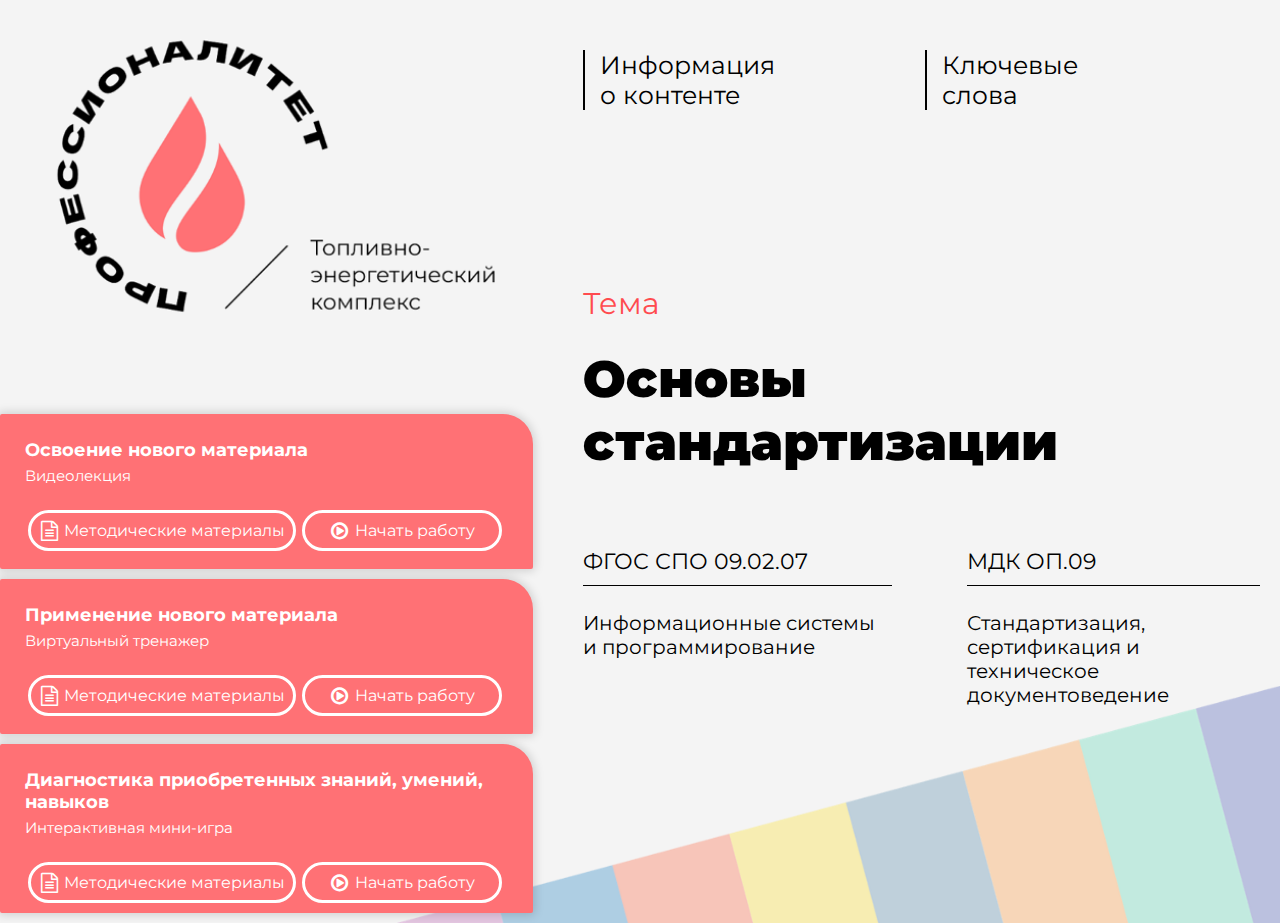
<file: index.html>
<!DOCTYPE html>
<html lang="ru">
<head>
    <meta charset="UTF-8">
    <meta name="viewport" content="width=device-width, initial-scale=1.0">
    <script src="./data/data_main_p.js"></script>
    <script src="./scripts/main_page.js" defer></script>
    <title id="title_text_place"> </title>
    <link rel="stylesheet" href="https://cdnjs.cloudflare.com/ajax/libs/font-awesome/4.7.0/css/font-awesome.css" integrity="sha512-5A8nwdMOWrSz20fDsjczgUidUBR8liPYU+WymTZP1lmY9G6Oc7HlZv156XqnsgNUzTyMefFTcsFH/tnJE/+xBg==" crossorigin="anonymous" referrerpolicy="no-referrer" />
    <link rel="stylesheet" href="./styles/style.css">
    <link rel="stylesheet" href="./styles/popup.css">
    <link type="Image/x-icon" href="./content/favicon.ico" rel="icon">
</head>
<body class="main_viewport" id="#style-10">
    <div class="main_container">
        <img src="content/main_logo.png" alt="main_logo" class="main_logo1">
        <div class="left_side">
            <div class="main_logo">
                <img src="content/main_logo.png" alt="main_logo" class="main_logo2">
            </div>
            <div class="buttons_content">
                <div class="lern_new_material">
                    <div class="upper_side">
                        <p class="first_word">Освоение нового материала</p>
                        <p id="card_eom_1" class="second_word">Динамическая инфографика</p>
                        <div class="bottom_side">
                            <div class="btn_metod_mat">
                                <a href="#popup3" class="link_metod_mat"><i class="fa fa-file-text-o" aria-hidden="true"></i>
                                    Методические материалы
                                </a>
                            </div>
                            <div class="btn_metod_mat">
                                <a href="./pages/eom_1_unit/index.html" class="link_metod_mat"><i class="fa fa-play-circle-o" aria-hidden="true"></i>
                                    Начать работу
                                </a>
                            </div>
                        </div>
                    </div>
                </div>
                <div class="practic_new_material">
                    <div class="upper_side">
                        <p class="first_word">Применение нового материала</p>
                        <p class="second_word">Виртуальный тренажер</p>
                        <div class="bottom_side">
                            <div class="btn_metod_mat">
                                <a href="#popup4" class="link_metod_mat"><i class="fa fa-file-text-o" aria-hidden="true"></i>
                                    Методические материалы
                                </a>
                            </div>
                            <div class="btn_metod_mat">
                                <a href="./pages/eom_2_unit/index.html" class="link_metod_mat"><i class="fa fa-play-circle-o" aria-hidden="true"></i>
                                    Начать работу
                                </a>
                            </div>
                        </div>
                    </div>
                </div>
                <div class="test_new_material">
                    <div class="upper_side">
                        <p class="first_word">Диагностика приобретенных знаний, умений, навыков</p>
                        <p id="card_eom_3" class="second_word">Интерактивная мини-игра</p>
                        <div class="bottom_side">
                            <div class="btn_metod_mat">
                                <a href="#popup5" class="link_metod_mat"><i class="fa fa-file-text-o" aria-hidden="true"></i>
                                    Методические материалы
                                </a>
                            </div>
                            <div class="btn_metod_mat">
                                <a id="eom_3_ref" href="./pages/eom_3_unit/index.html" class="link_metod_mat"><i class="fa fa-play-circle-o" aria-hidden="true"></i>
                                    Начать работу
                                </a>
                            </div>
                        </div>
                    </div>
                </div>
            </div>
        </div>
        <div class="right_side">
            <div id="upper_right2" class="upper_right">
                <div class="content_info">
                    <a href="#popup1" class="link_content_info">Информация <br>о контенте</br></a>
                </div>
                <div class="key_word">
                    <a href="#popup2" class="link_key_word">Ключевые <br>слова</br></a>
                </div>
            </div>
            <div class="center_right">
                <p class="theme">Тема</p>
                <p class="main_content_name"> 

                </p>
            </div>
            <div class="bottom_right">
                <div class="fgos_and_mdk">
                    <div>
                        <h5 class="fgos">ФГОС СПО <span id="fgos_number"> </span></h5>
                        <p class="fgos_text" id="fgos_text_place">
                            
                        </p>
                    </div>
                    <div>
                        <h5 class="mdk">МДК <span id="mdk_number"> </span></h5>
                        <p class="mdk_text" id="mdk_text_place">
                            
                        </p>
                    </div>
                </div>
            </div>
        </div>
    </div>
    <div id="popup1" class="popup">
        <div class="popup_body">
            <div class="popup_content">
                <div class="popup_header">
                    <h3>Информация о контенте</h3>
                    <a href="#" class="close_popup"><i class="fa fa-times-circle fa-2xl" aria-hidden="true"></i></a>
                </div>
                <div class="popup_text" id="popup_text_1">
                    <h3 class="popup_content_header">ФГОС СПО</h3>
                    <p class="popup_tex_content"></p>
                    <h3 class="popup_content_header">ПОП Профессионалитета</h3>
                    <p class="popup_tex_content"></p>
                    <h3 class="popup_content_header">Профессиональный модуль</h3>
                    <p class="popup_tex_content"></p>
                    <h3 class="popup_content_header">МДК</h3>
                    <p class="popup_tex_content"></p>
                    <h3 class="popup_content_header">Раздел</h3>
                    <p class="popup_tex_content"></p>
                    <h3 class="popup_content_header">Тема</h3>
                    <p class="popup_tex_content"></p>
                </div>
            </div>
        </div>
    </div>
    <div id="popup2" class="popup">
        <div class="popup_body">
            <div class="popup_content">
                <div class="popup_header">
                    <h3>Ключевые слова</h3>
                    <a href="#" class="close_popup"><i class="fa fa-times-circle fa-2xl" aria-hidden="true"></i></a>
                </div>
                <div class="popup_text" id="popup_text_2">

                </div>
            </div>
        </div>
    </div>
    <div id="popup3" class="popup">
        <div class="popup_body">
            <div class="popup_content">
                <div class="popup_header">
                    <h3> </h3>
                    <a href="#" class="close_popup"><i class="fa fa-times-circle fa-2xl" aria-hidden="true"></i></a>
                </div>
                <div class="popup_text methods" id="popup_text_3">
                </div>
            </div>
        </div>
    </div>
    <div id="popup4" class="popup">
        <div class="popup_body">
            <div class="popup_content">
                <div class="popup_header">
                    <h3> </h3>
                    <a href="#" class="close_popup"><i class="fa fa-times-circle fa-2xl" aria-hidden="true"></i></a>
                </div>
                <div class="popup_text methods" id="popup_text_4">

                </div>
            </div>
        </div>
    </div>
    <div id="popup5" class="popup">
        <div class="popup_body">
            <div class="popup_content">
                <div class="popup_header">
                    <h3> </h3>
                    <a href="#" class="close_popup"><i class="fa fa-times-circle fa-2xl" aria-hidden="true"></i></a>
                </div>
                <div class="popup_text methods" id="popup_text_5">

                </div>
            </div>
        </div>
    </div>
</body>
</html>
</file>
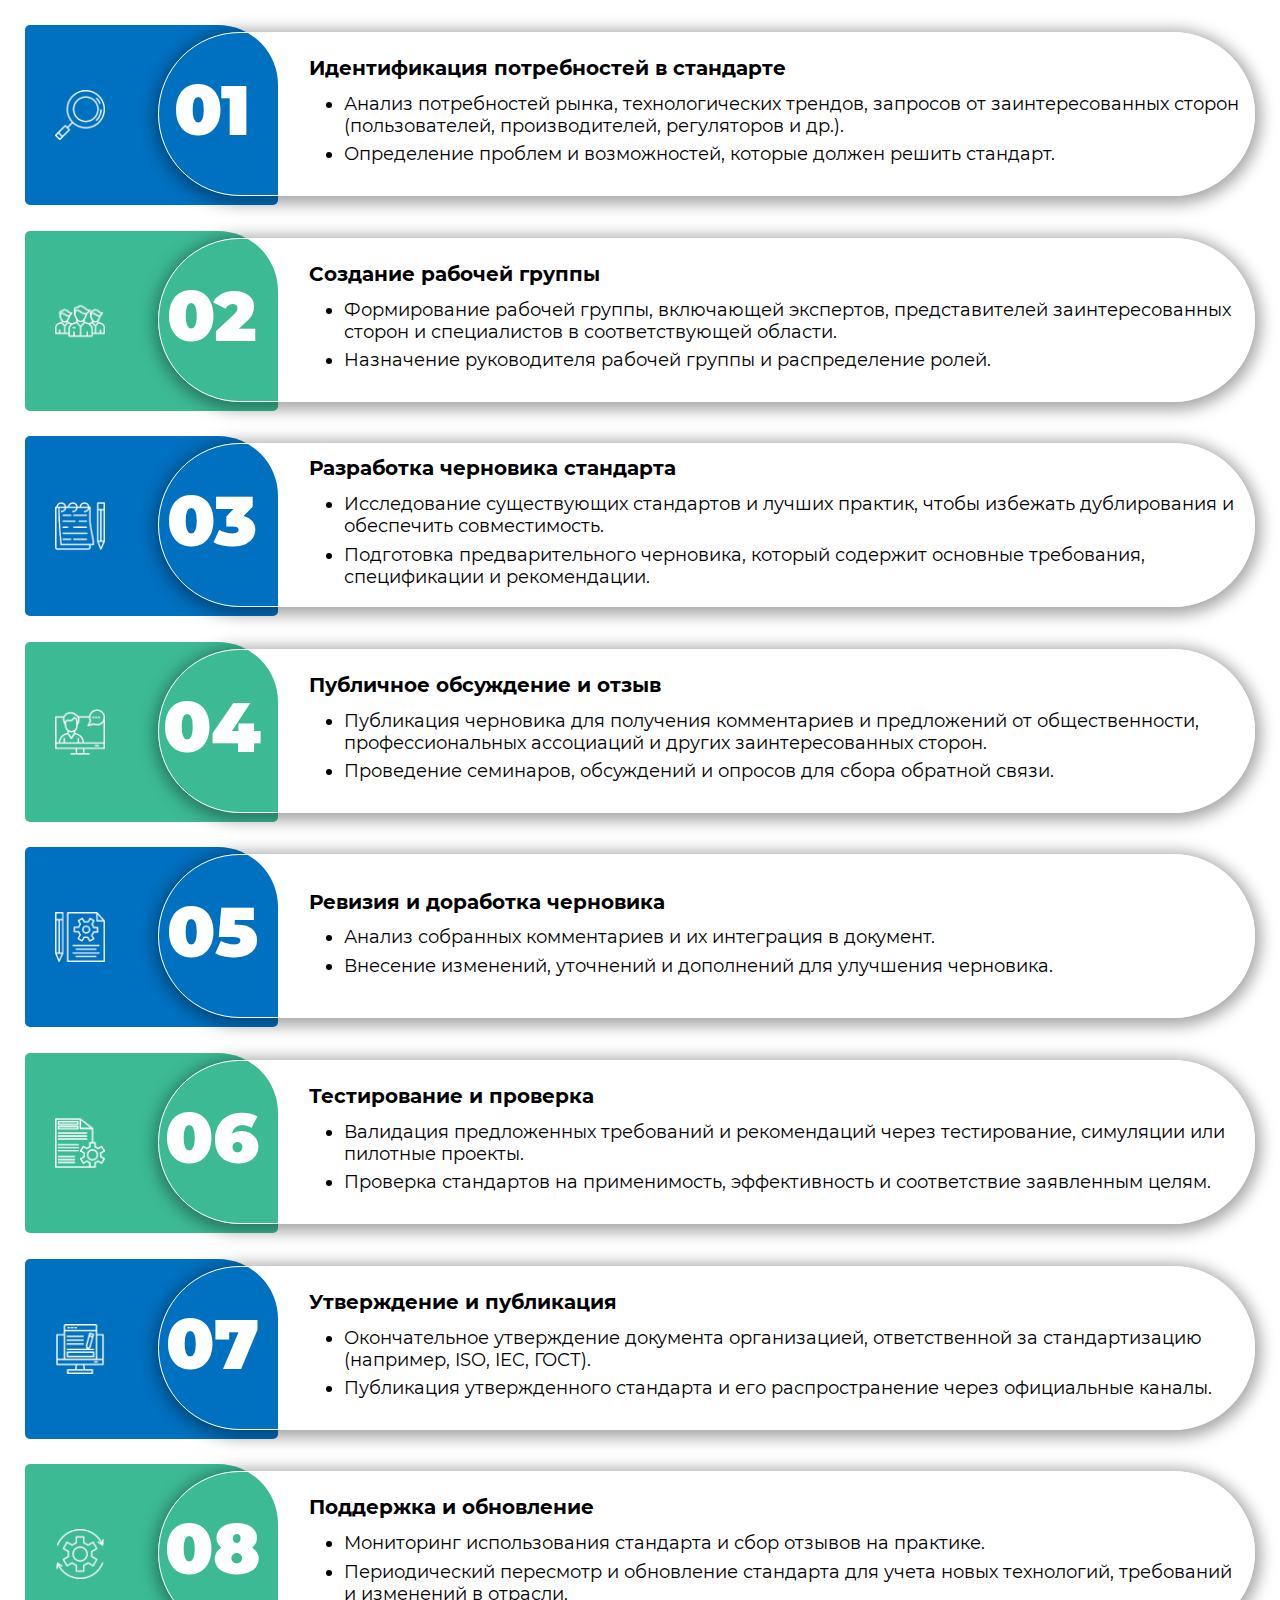
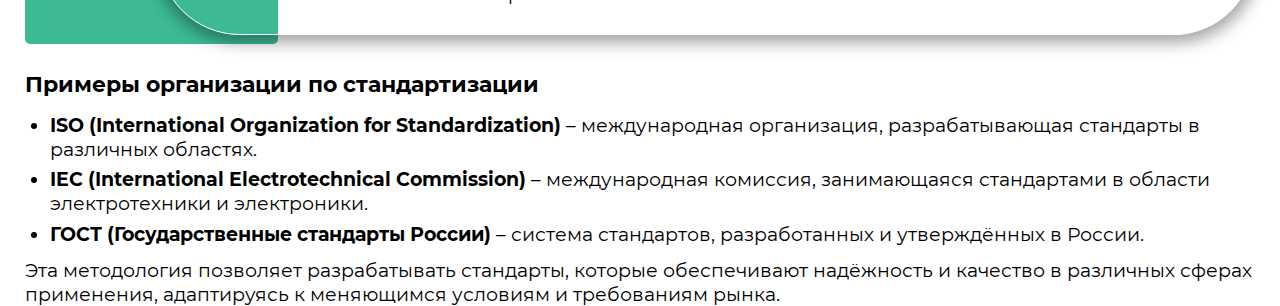
<file: pages/eom_2_unit/custom_page/1/index.html>
<!DOCTYPE html>
<html id="custom_page_1" lang="ru">
<head>
    <meta charset="UTF-8">
    <meta name="viewport" content="width=device-width, initial-scale=1.0">
    <link rel="stylesheet" href="../../../../styles/fonts/stylesheet.css">
    <link rel="stylesheet" href="./style.css">
    <title>01</title>
</head>
<body>
    <div class="wrapper_list_custom">
        <div class="number_wrapper">
            <div class="img_custom"><img src="./primitives/pr_1.png" alt="1"></div>
            <div class="number_custom">
                <div class="number">01</div>
                <div class="number_line"> </div>
            </div>
        </div>
        <div class="text_wrapper">
            <div class="text">
                <b>Идентификация потребностей в стандарте</b>
                <div class="list">                
                    <ul>
                        <li>Анализ потребностей рынка, технологических трендов, запросов от заинтересованных сторон (пользователей, производителей, регуляторов и др.).</li>
                        <li>Определение проблем и возможностей, которые должен решить стандарт.</li>
                    </ul>
                </div>
            </div>
        </div>
    </div>
    <div class="wrapper_list_custom">
        <div class="number_wrapper">
            <div class="img_custom"><img src="./primitives/pr_2.png" alt="1"></div>
            <div class="number_custom">
                <div class="number">02</div>
                <div class="number_line"> </div>
            </div>
        </div>
        <div class="text_wrapper">
            <div class="text">
                <b>Создание рабочей группы</b>
                <div class="list">                
                    <ul>
                        <li>Формирование рабочей группы, включающей экспертов, представителей заинтересованных сторон и специалистов в соответствующей области.</li>
                        <li>Назначение руководителя рабочей группы и распределение ролей.</li>
                    </ul>
                </div>
            </div>
        </div>
    </div>
    <div class="wrapper_list_custom">
        <div class="number_wrapper">
            <div class="img_custom"><img src="./primitives/pr_3.png" alt="1"></div>
            <div class="number_custom">
                <div class="number">03</div>
                <div class="number_line"> </div>
            </div>
        </div>
        <div class="text_wrapper">
            <div class="text">
                <b>Разработка черновика стандарта</b>
                <div class="list">                
                    <ul>
                        <li>Исследование существующих стандартов и лучших практик, чтобы избежать дублирования и обеспечить совместимость.</li>
                        <li>Подготовка предварительного черновика, который содержит основные требования, спецификации и рекомендации.</li>
                    </ul>
                </div>
            </div>
        </div>
    </div>
    <div class="wrapper_list_custom">
        <div class="number_wrapper">
            <div class="img_custom"><img src="./primitives/pr_4.png" alt="1"></div>
            <div class="number_custom">
                <div class="number">04</div>
                <div class="number_line"> </div>
            </div>
        </div>
        <div class="text_wrapper">
            <div class="text">
                <b>Публичное обсуждение и отзыв</b>
                <div class="list">                
                    <ul>
                        <li>Публикация черновика для получения комментариев и предложений от общественности, профессиональных ассоциаций и других заинтересованных сторон.</li>
                        <li>Проведение семинаров, обсуждений и опросов для сбора обратной связи.</li>
                    </ul>
                </div>
            </div>
        </div>
    </div>
    <div class="wrapper_list_custom">
        <div class="number_wrapper">
            <div class="img_custom"><img src="./primitives/pr_5.png" alt="1"></div>
            <div class="number_custom">
                <div class="number">05</div>
                <div class="number_line"> </div>
            </div>
        </div>
        <div class="text_wrapper">
            <div class="text">
                <b>Ревизия и доработка черновика</b>
                <div class="list">                
                    <ul>
                        <li>Анализ собранных комментариев и их интеграция в документ.</li>
                        <li>Внесение изменений, уточнений и дополнений для улучшения черновика.</li>
                    </ul>
                </div>
            </div>
        </div>
    </div>
    <div class="wrapper_list_custom">
        <div class="number_wrapper">
            <div class="img_custom"><img src="./primitives/pr_6.png" alt="1"></div>
            <div class="number_custom">
                <div class="number">06</div>
                <div class="number_line"> </div>
            </div>
        </div>
        <div class="text_wrapper">
            <div class="text">
                <b>Тестирование и проверка</b>
                <div class="list">                
                    <ul>
                        <li>Валидация предложенных требований и рекомендаций через тестирование, симуляции или пилотные проекты.</li>
                        <li>Проверка стандартов на применимость, эффективность и соответствие заявленным целям.</li>
                    </ul>
                </div>
            </div>
        </div>
    </div>
    <div class="wrapper_list_custom">
        <div class="number_wrapper">
            <div class="img_custom"><img src="./primitives/pr_7.png" alt="1"></div>
            <div class="number_custom">
                <div class="number">07</div>
                <div class="number_line"> </div>
            </div>
        </div>
        <div class="text_wrapper">
            <div class="text">
                <b>Утверждение и публикация</b>
                <div class="list">                
                    <ul>
                        <li>Окончательное утверждение документа организацией, ответственной за стандартизацию (например, ISO, IEC, ГОСТ).</li>
                        <li>Публикация утвержденного стандарта и его распространение через официальные каналы.</li>
                    </ul>
                </div>
            </div>
        </div>
    </div>
    <div class="wrapper_list_custom">
        <div class="number_wrapper">
            <div class="img_custom"><img src="./primitives/pr_8.png" alt="1"></div>
            <div class="number_custom">
                <div class="number">08</div>
                <div class="number_line"> </div>
            </div>
        </div>
        <div class="text_wrapper">
            <div class="text">
                <b>Поддержка и обновление</b>
                <div class="list">                
                    <ul>
                        <li>Мониторинг использования стандарта и сбор отзывов на практике.</li>
                        <li>Периодический пересмотр и обновление стандарта для учета новых технологий, требований и изменений в отрасли.</li>
                    </ul>
                </div>
            </div>
        </div>
    </div>
    <div class="wrapper_div_custom">
        <h3>Примеры организации по стандартизации</h3>
        <ul>
            <li>
                <strong>ISO (International Organization for Standardization)</strong> – международная организация, разрабатывающая стандарты в различных областях.
            </li>
            <li>
                <strong>IEC (International Electrotechnical Commission)</strong> – международная комиссия, занимающаяся стандартами в области электротехники и электроники.
            </li>
            <li>
                <strong>ГОСТ (Государственные стандарты России)</strong> – система стандартов, разработанных и утверждённых в России.
            </li>
        </ul>
        <p>
            Эта методология позволяет разрабатывать стандарты, которые обеспечивают надёжность и качество в различных сферах применения, адаптируясь к меняющимся условиям и требованиям рынка.
        </p>
    </div>
</body>
</html>
</file>
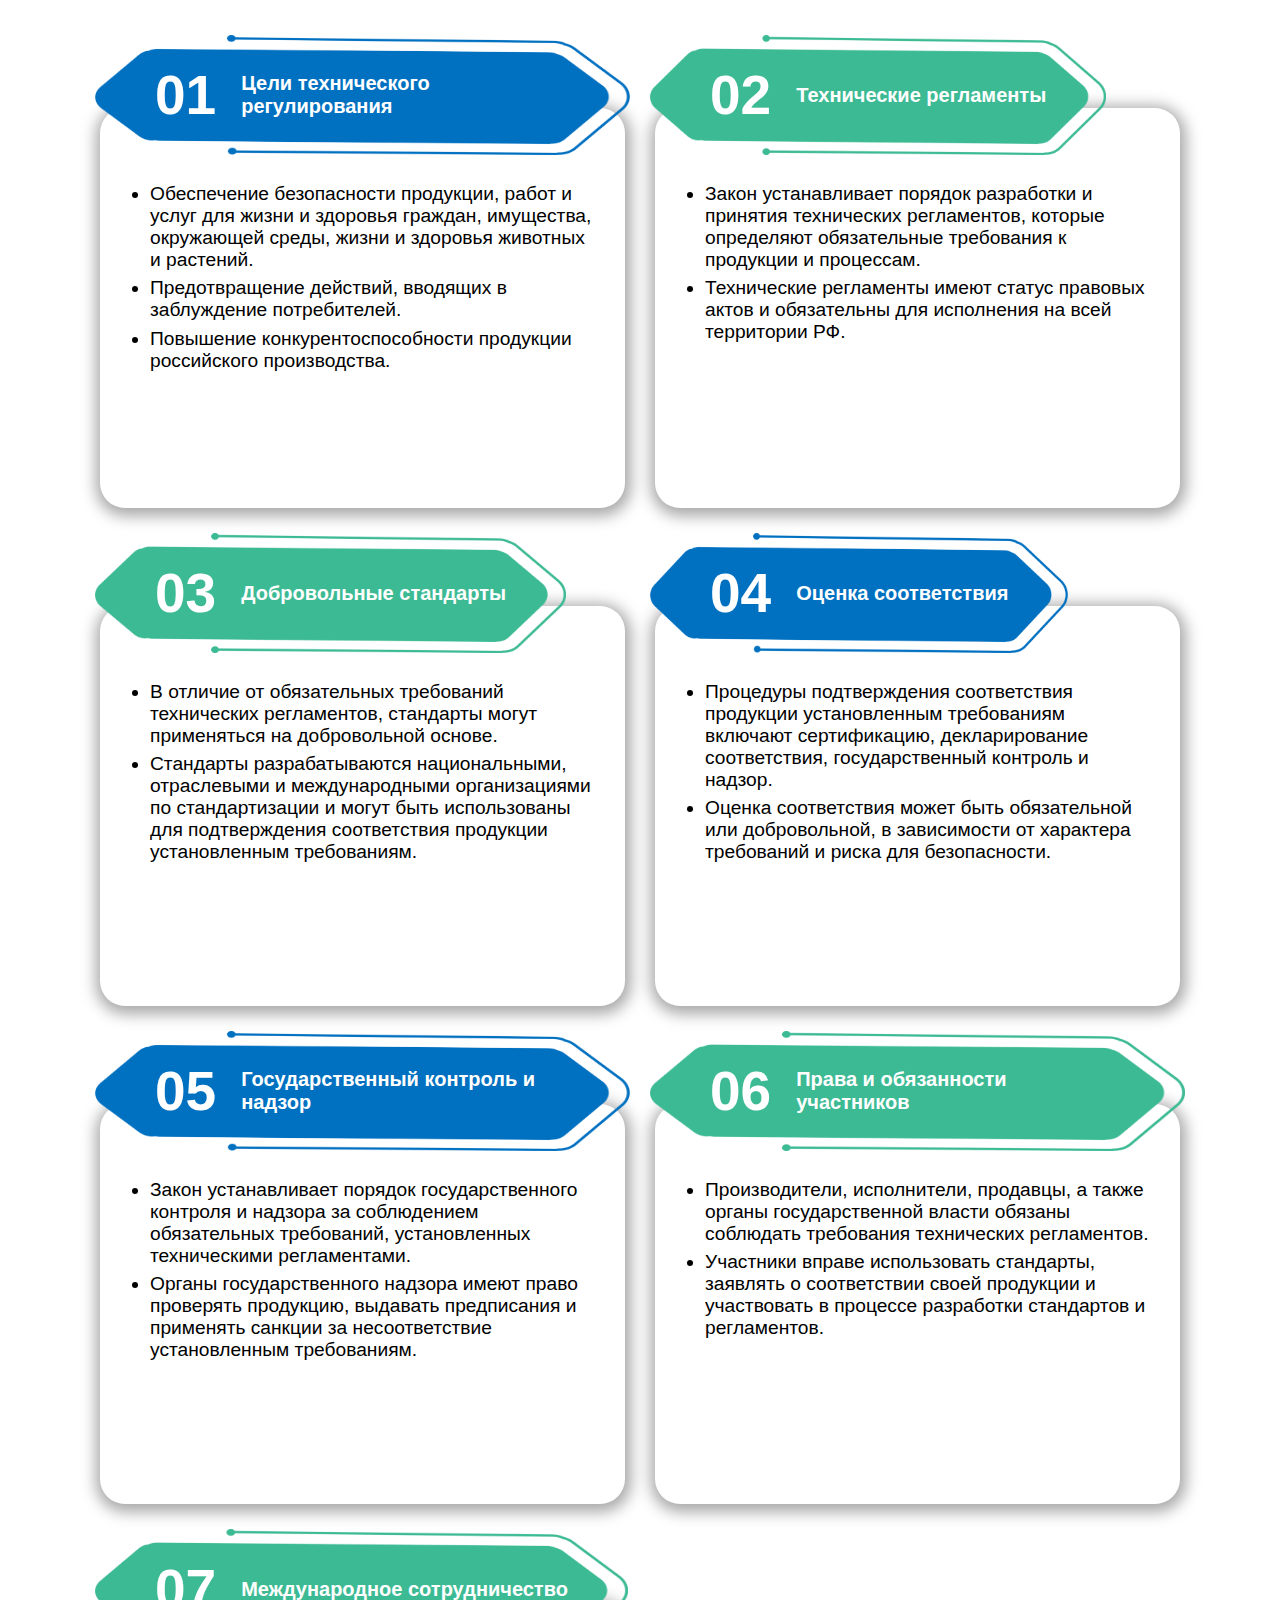
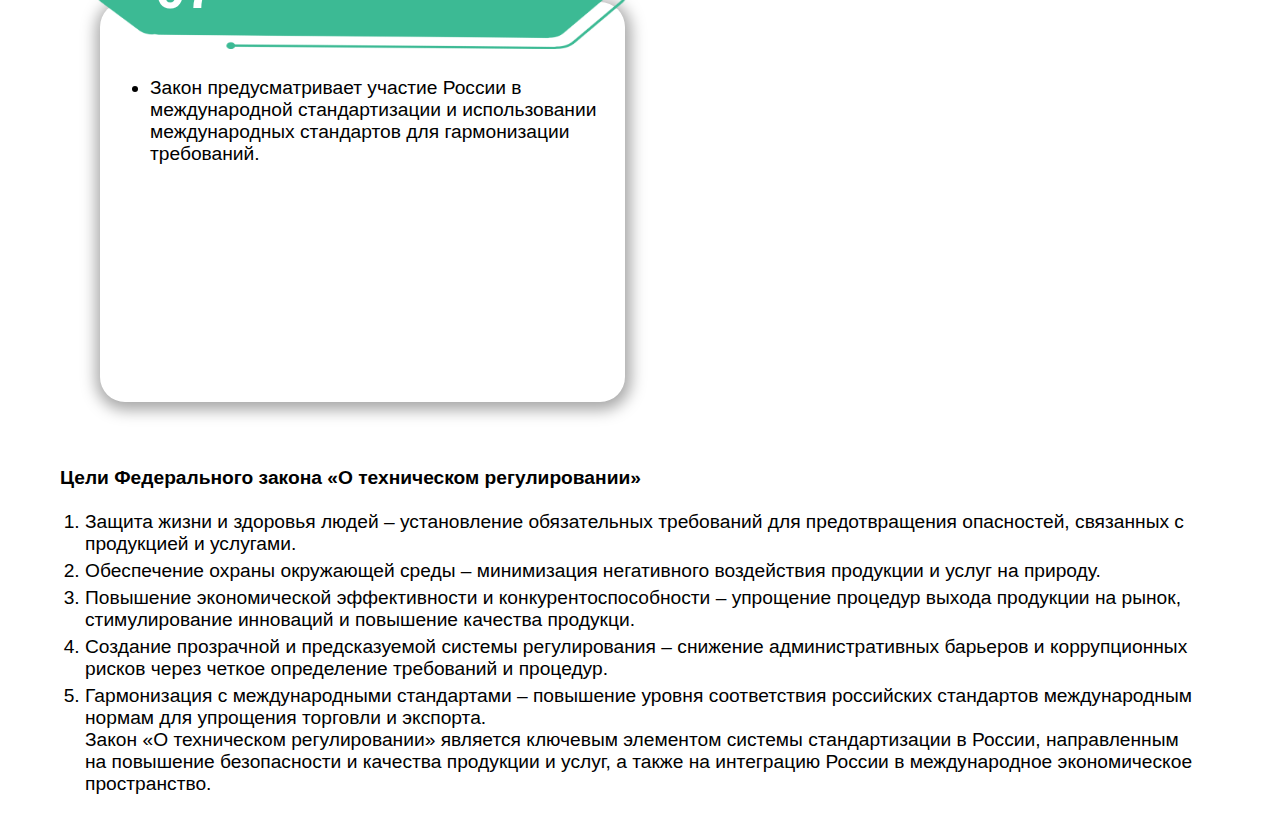
<file: pages/eom_2_unit/custom_page/2/index.html>
<!DOCTYPE html>
<html lang="en">
<head>
    <meta charset="UTF-8">
    <meta name="viewport" content="width=device-width, initial-scale=1.0">
    <title>03</title>
    <link rel="stylesheet" href="./style.css">
</head>
<body>
    <div class="main_wrapper">
        <div class="wrapper_div_custom">
            <div class="header_border_custom">
                <div class="header_text_custom"><span>01</span>Цели технического регулирования</div>
            </div>
            <div class="text_content_custom">
                <ul>
                    <li> Обеспечение безопасности продукции, работ и услуг для жизни и здоровья граждан, имущества, окружающей среды, жизни и здоровья животных и растений.</li>
                    <li>Предотвращение действий, вводящих в заблуждение потребителей.</li>
                    <li> Повышение конкурентоспособности продукции российского производства.</li>
                </ul>
            </div>
        </div>
        <div class="wrapper_div_custom">
            <div class="header_border_custom">
                <div class="header_text_custom"><span>02</span>Технические регламенты</div>
            </div>
            <div class="text_content_custom">
                <ul>
                    <li>Закон устанавливает порядок разработки и принятия технических регламентов, которые определяют обязательные требования к продукции и процессам.</li>
                    <li>Технические регламенты имеют статус правовых актов и обязательны для исполнения на всей территории РФ.</li>
                </ul>
            </div>
        </div>
        <div class="wrapper_div_custom">
            <div class="header_border_custom">
                <div class="header_text_custom"><span>03</span>Добровольные стандарты</div>
            </div>
            <div class="text_content_custom">
                <ul>
                    <li>В отличие от обязательных требований технических регламентов, стандарты могут применяться на добровольной основе.</li>
                    <li>Стандарты разрабатываются национальными, отраслевыми и международными организациями по стандартизации и могут быть использованы для подтверждения соответствия продукции установленным требованиям.</li>
                </ul>
            </div>
        </div>
        <div class="wrapper_div_custom">
            <div class="header_border_custom">
                <div class="header_text_custom"><span>04</span>Оценка соответствия</div>
            </div>
            <div class="text_content_custom">
                <ul>
                    <li>Процедуры подтверждения соответствия продукции установленным требованиям включают сертификацию, декларирование соответствия, государственный контроль и надзор.</li>
                    <li>Оценка соответствия может быть обязательной или добровольной, в зависимости от характера требований и риска для безопасности.</li>
                </ul>
            </div>
        </div>
        <div class="wrapper_div_custom">
            <div class="header_border_custom">
                <div class="header_text_custom"><span>05</span>Государственный контроль и надзор</div>
            </div>
            <div class="text_content_custom">
                <ul>
                    <li>Закон устанавливает порядок государственного контроля и надзора за соблюдением обязательных требований, установленных техническими регламентами.</li>
                    <li>Органы государственного надзора имеют право проверять продукцию, выдавать предписания и применять санкции за несоответствие установленным требованиям.</li>
                </ul>
            </div>
        </div>
        <div class="wrapper_div_custom">
            <div class="header_border_custom">
                <div class="header_text_custom"><span>06</span>Права и обязанности участников</div>
            </div>
            <div class="text_content_custom">
                <ul>
                    <li>Производители, исполнители, продавцы, а также органы государственной власти обязаны соблюдать требования технических регламентов.</li>
                    <li>Участники вправе использовать стандарты, заявлять о соответствии своей продукции и участвовать в процессе разработки стандартов и регламентов.</li>
                </ul>
            </div>
        </div>
        <div class="wrapper_div_custom">
            <div class="header_border_custom">
                <div class="header_text_custom"><span>07</span>Международное сотрудничество</div>
            </div>
            <div class="text_content_custom">
                <ul>
                    <li>Закон предусматривает участие России в международной стандартизации и использовании международных стандартов для гармонизации требований.</li>
                </ul>
            </div>
        </div>
            <ol style="font-size: clamp(16px, 1.5vw, 25px); margin-top: 50px;">
                <b style="margin-left: -25px; margin-bottom: 15px;">Цели Федерального закона «О техническом регулировании»</b><br><br>
                <li style="margin-bottom: 5px;">Защита жизни и здоровья людей – установление обязательных требований для предотвращения опасностей, связанных с продукцией и услугами.</li>
                <li style="margin-bottom: 5px;">Обеспечение охраны окружающей среды – минимизация негативного воздействия продукции и услуг на природу.</li>
                <li style="margin-bottom: 5px;">Повышение экономической эффективности и конкурентоспособности – упрощение процедур выхода продукции на рынок, стимулирование инноваций и повышение качества продукци.</li>
                <li style="margin-bottom: 5px;">Создание прозрачной и предсказуемой системы регулирования – снижение административных барьеров и коррупционных рисков через четкое определение требований и процедур.</li>
                <li style="margin-bottom: 5px;"> Гармонизация с международными стандартами – повышение уровня соответствия российских стандартов международным нормам для упрощения торговли и экспорта. <br> Закон «О техническом регулировании» является ключевым элементом системы стандартизации в России, направленным на повышение безопасности и качества продукции и услуг, а также на интеграцию России в международное экономическое пространство.</li>
            </ol>
    </div>
</body>
</html>
</file>
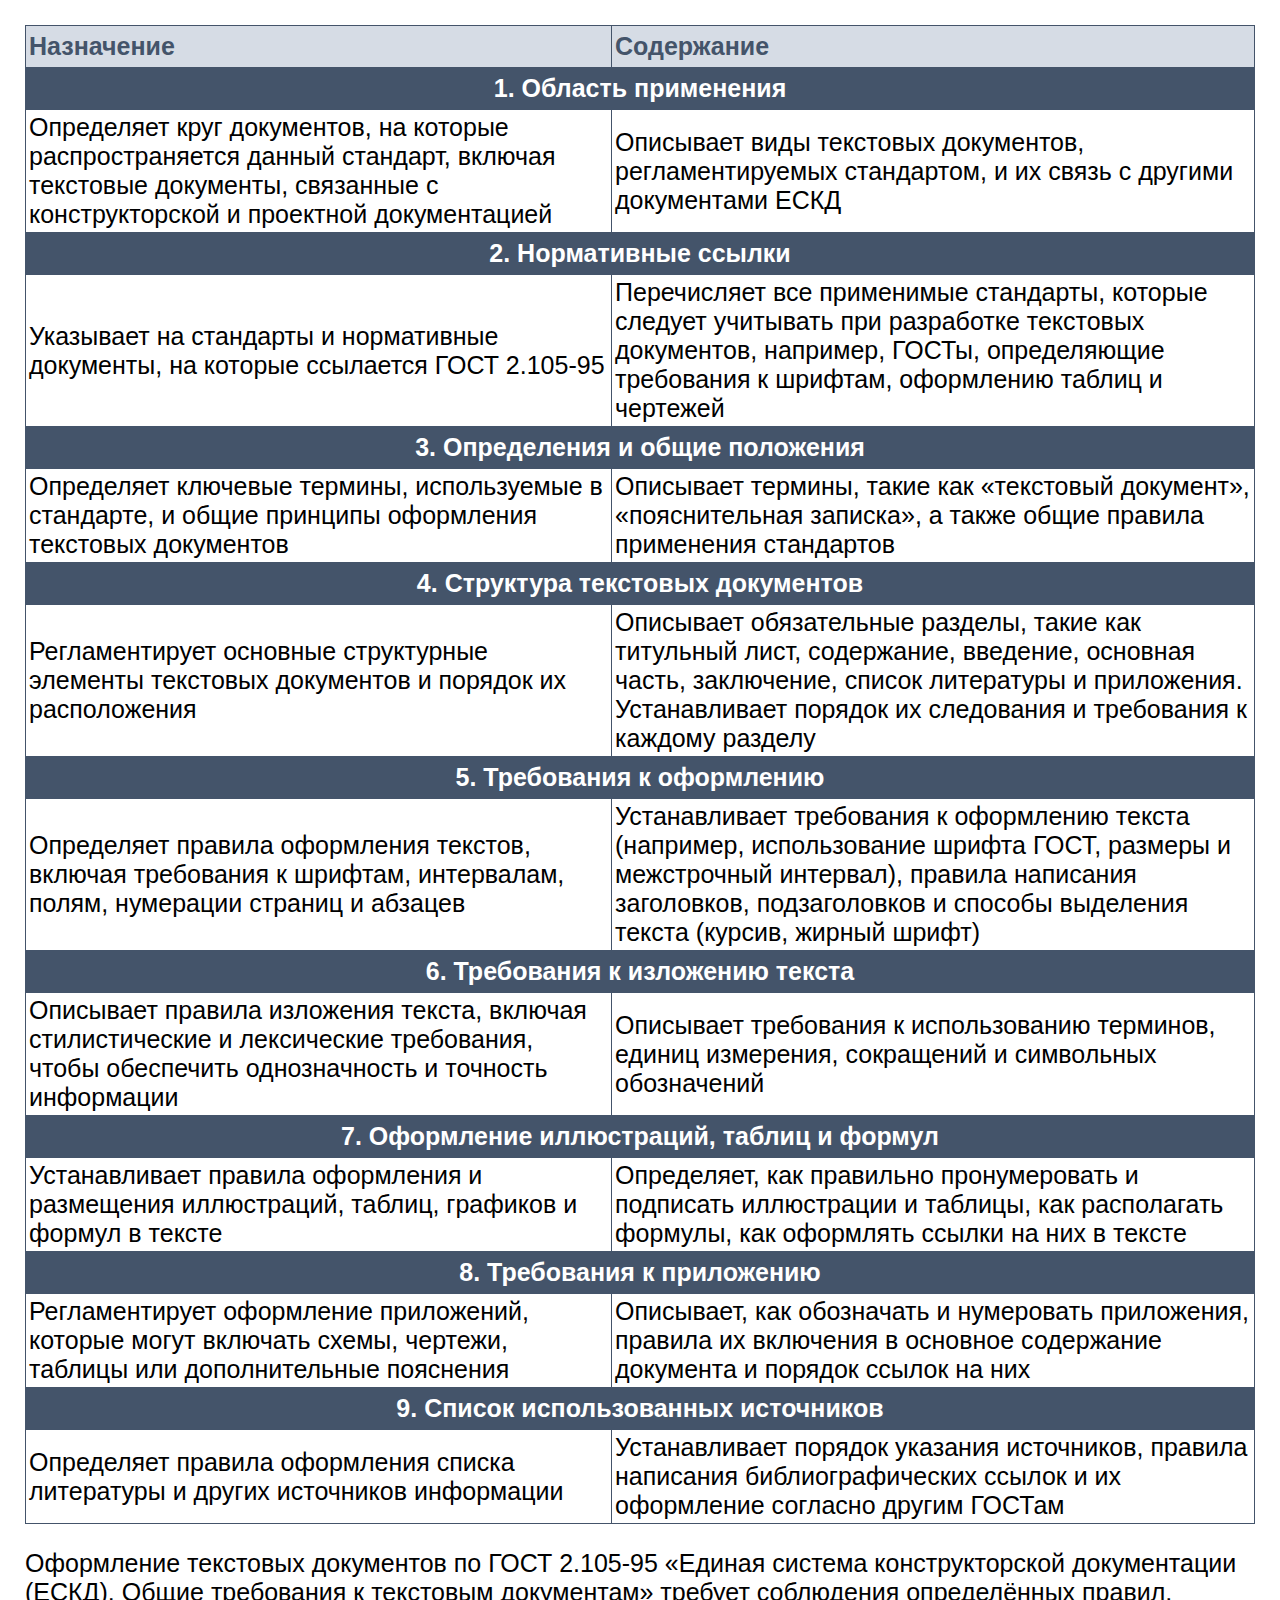
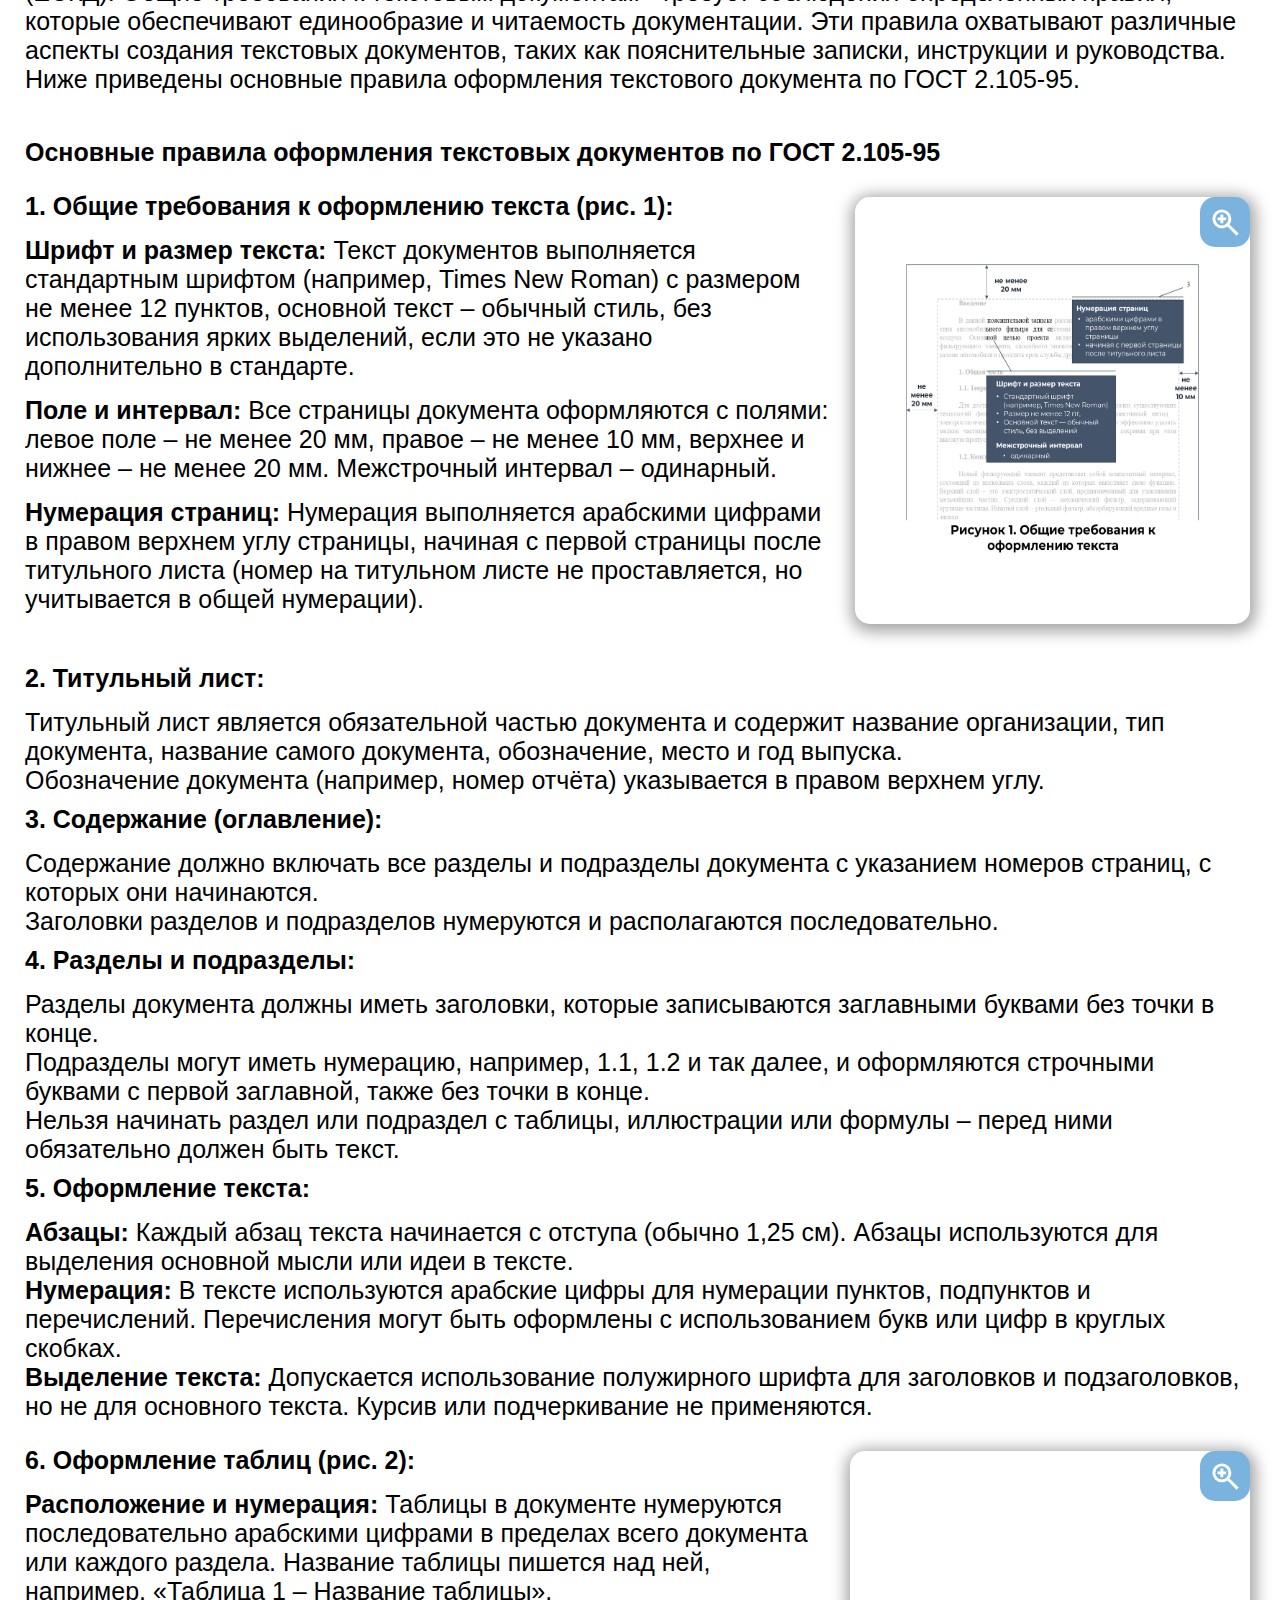
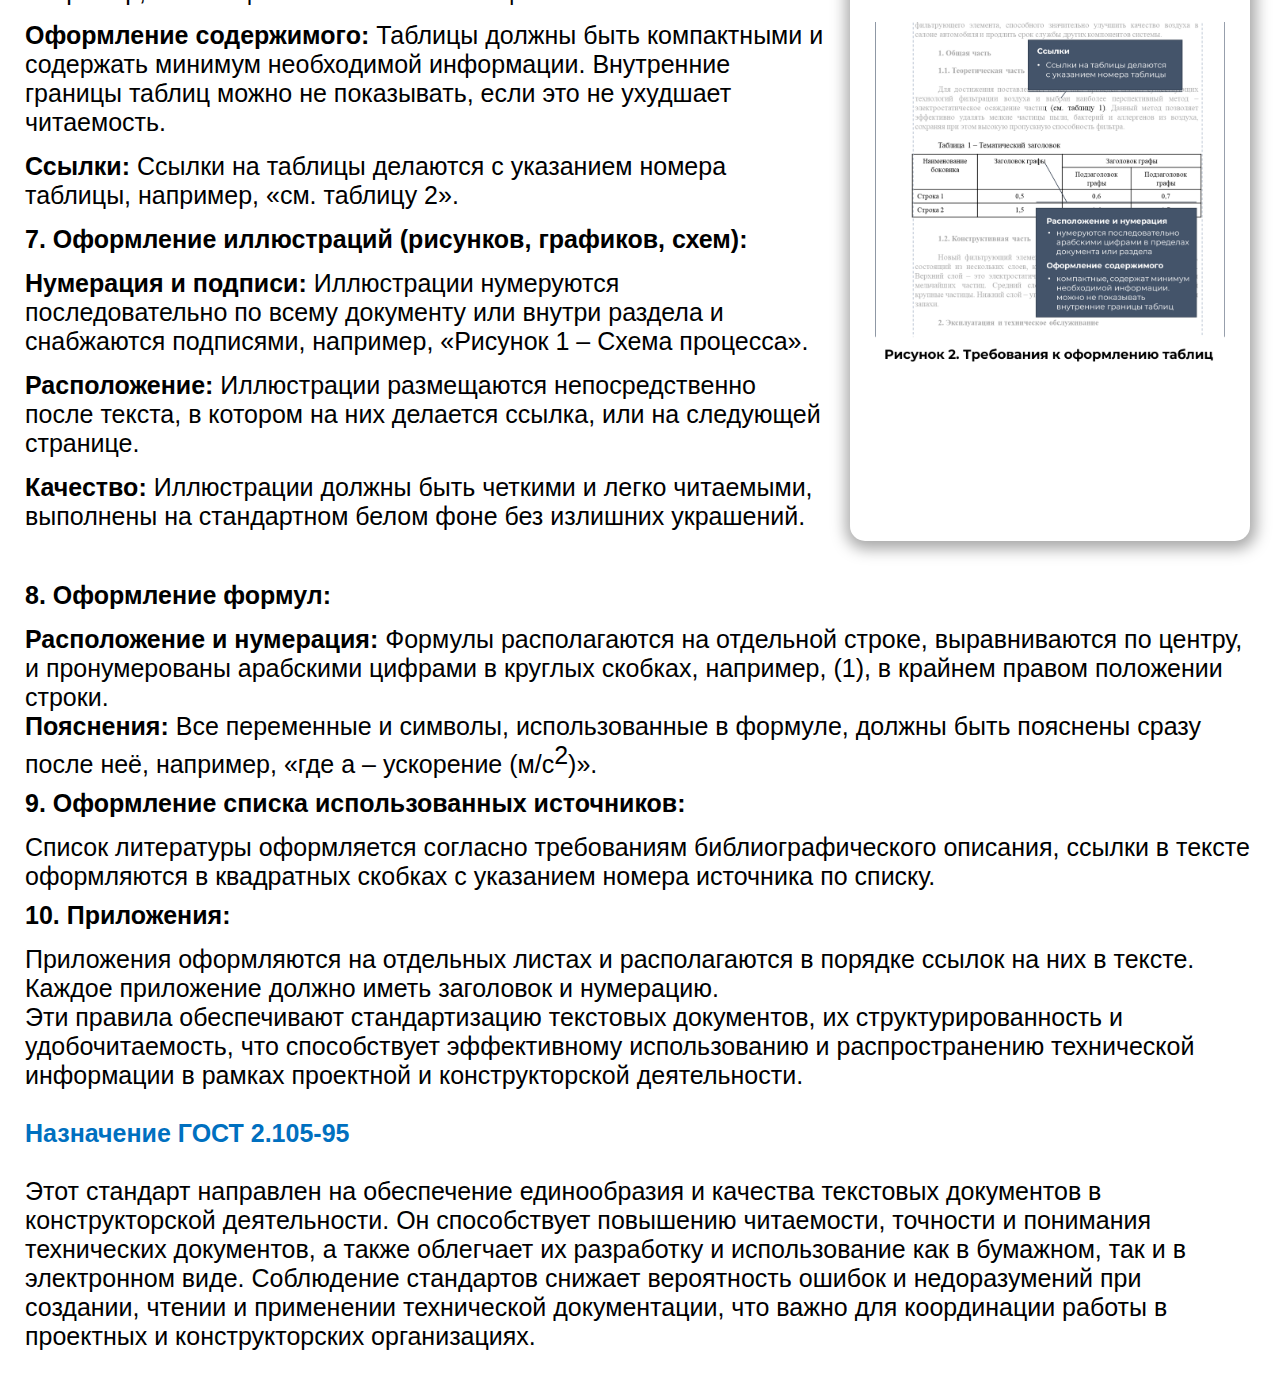
<file: pages/eom_2_unit/custom_page/3/index.html>
<!DOCTYPE html>
<html lang="en">
<head>
    <meta charset="UTF-8">
    <meta name="viewport" content="width=device-width, initial-scale=1.0">
    <title>02</title>
    <link rel="stylesheet" href="./style.css">
</head>
<body>
    <div class="main_wrapper">

        <table class="iksweb">
            <tbody>
                <tr>
                    <td class="table_first_header_custom">Назначение</td>
                    <td class="table_first_header_custom">Содержание</td>
                </tr>
                <tr>
                    <td colspan="2" class="table_header_custom">1. Область применения</td>
                </tr>
                <tr>
                    <td>Определяет круг документов, на которые распространяется данный стандарт, включая текстовые документы, связанные с конструкторской и проектной документацией</td>
                    <td>Описывает виды текстовых документов, регламентируемых стандартом, и их связь с другими документами ЕСКД</td>
                </tr>
                <tr>
                    <td colspan="2" class="table_header_custom">2. Нормативные ссылки</td>
                </tr>
                <tr>
                    <td>Указывает на стандарты и нормативные документы, на которые ссылается ГОСТ 2.105-95</td>
                    <td>Перечисляет все применимые стандарты, которые следует учитывать при разработке текстовых документов, например, ГОСТы, определяющие требования к шрифтам, оформлению таблиц и чертежей</td>
                </tr>
                <tr>
                    <td colspan="2" class="table_header_custom">3. Определения и общие положения</td>
                </tr>
                <tr>
                    <td>Определяет ключевые термины, используемые в стандарте, и общие принципы оформления текстовых документов</td>
                    <td>Описывает термины, такие как «текстовый документ», «пояснительная записка», а также общие правила применения стандартов</td>
                </tr>
                <tr>
                    <td colspan="2" class="table_header_custom">4. Структура текстовых документов</td>
                </tr>
                <tr>
                    <td>Регламентирует основные структурные элементы текстовых документов и порядок их расположения</td>
                    <td>Описывает обязательные разделы, такие как титульный лист, содержание, введение, основная часть, заключение, список литературы и приложения. Устанавливает порядок их следования и требования к каждому разделу</td>
                </tr>
                <tr>
                    <td colspan="2" class="table_header_custom">5. Требования к оформлению</td>
                </tr>
                <tr>
                    <td>Определяет правила оформления текстов, включая требования к шрифтам, интервалам, полям, нумерации страниц и абзацев</td>
                    <td>Устанавливает требования к оформлению текста (например, использование шрифта ГОСТ, размеры и межстрочный интервал), правила написания заголовков, подзаголовков и способы выделения текста (курсив, жирный шрифт)</td>
                </tr>
                <tr>
                    <td colspan="2" class="table_header_custom">6. Требования к изложению текста</td>
                </tr>
                <tr>
                    <td>Описывает правила изложения текста, включая стилистические и лексические требования, чтобы обеспечить однозначность и точность информации</td>
                    <td>Описывает требования к использованию терминов, единиц измерения, сокращений и символьных обозначений</td>
                </tr>
                <tr>
                    <td colspan="2" class="table_header_custom">7. Оформление иллюстраций, таблиц и формул</td>
                </tr>
                <tr>
                    <td>Устанавливает правила оформления и размещения иллюстраций, таблиц, графиков и формул в тексте</td>
                    <td>Определяет, как правильно пронумеровать и подписать иллюстрации и таблицы, как располагать формулы, как оформлять ссылки на них в тексте</td>
                </tr>
                <tr>
                    <td colspan="2" class="table_header_custom">8. Требования к приложению</td>
                </tr>
                <tr>
                    <td>Регламентирует оформление приложений, которые могут включать схемы, чертежи, таблицы или дополнительные пояснения</td>
                    <td>Описывает, как обозначать и нумеровать приложения, правила их включения в основное содержание документа и порядок ссылок на них</td>
                </tr>
                <tr>
                    <td colspan="2" class="table_header_custom">9. Список использованных источников</td>
                </tr>
                <tr>
                    <td>Определяет правила оформления списка литературы и других источников информации</td>
                    <td>Устанавливает порядок указания источников, правила написания библиографических ссылок и их оформление согласно другим ГОСТам</td>
                </tr>
            </tbody>
        </table>
        <div style="margin-top: 25px;">
           
            <p>Оформление текстовых документов по ГОСТ 2.105-95 «Единая система конструкторской документации (ЕСКД). Общие требования к текстовым документам» требует соблюдения определённых правил, которые обеспечивают единообразие и читаемость документации. Эти правила охватывают различные аспекты создания текстовых документов, таких как пояснительные записки, инструкции и руководства. Ниже приведены основные правила оформления текстового документа по ГОСТ 2.105-95.</p><br>
            <b>Основные правила оформления текстовых документов по ГОСТ 2.105-95</b>
        </div>
        <div class="text_with_image_custom">
            <div class="text_left_custom">
                <h3>1. Общие требования к оформлению текста (рис. 1):</h3>
                <p><b>Шрифт и размер текста: </b>Текст документов выполняется стандартным шрифтом (например, Times New Roman) с размером не менее 12 пунктов, основной текст – обычный стиль, без использования ярких выделений, если это не указано дополнительно в стандарте.</p>
                <p><b>Поле и интервал: </b>Все страницы документа оформляются с полями: левое поле – не менее 20 мм, правое – не менее 10 мм, верхнее и нижнее – не менее 20 мм. Межстрочный интервал – одинарный.</p>
                <p><b>Нумерация страниц:</b> Нумерация выполняется арабскими цифрами в правом верхнем углу страницы, начиная с первой страницы после титульного листа (номер на титульном листе не проставляется, но учитывается в общей нумерации).</p>
            </div>
            <div class="text_image_right_custom">
                <img src="./primitives/pr_1.png" alt="1">
                <button class="zoom_button" onclick="openDialog()"><img src="./primitives/zoom_up.svg" alt="2"></button>
            </div>
        </div>
        <div class="text_with_image_custom">
            <div class="text_left_custom w100">
                <h3>2. Титульный лист:</h3>
                <p>Титульный лист является обязательной частью документа и содержит название организации, тип документа, название самого документа, обозначение, место и год выпуска.</p>
                <p>Обозначение документа (например, номер отчёта) указывается в правом верхнем углу.</p>
                <h3>3. Содержание (оглавление):</h3>
                <p>Содержание должно включать все разделы и подразделы документа с указанием номеров страниц, с которых они начинаются.</p>
                <p>Заголовки разделов и подразделов нумеруются и располагаются последовательно.</p>
                <h3>4. Разделы и подразделы:</h3>
                <p>Разделы документа должны иметь заголовки, которые записываются заглавными буквами без точки в конце.</p>
                <p>Подразделы могут иметь нумерацию, например, 1.1, 1.2 и так далее, и оформляются строчными буквами с первой заглавной, также без точки в конце.</p>
                <p>Нельзя начинать раздел или подраздел с таблицы, иллюстрации или формулы – перед ними обязательно должен быть текст.</p>
                <h3>5. Оформление текста:</h3>
                <p><b>Абзацы:</b> Каждый абзац текста начинается с отступа (обычно 1,25 см). Абзацы используются для выделения основной мысли или идеи в тексте.</p>
                <p><b>Нумерация:</b> В тексте используются арабские цифры для нумерации пунктов, подпунктов и перечислений. Перечисления могут быть оформлены с использованием букв или цифр в круглых скобках.</p>
                <p><b>Выделение текста:</b> Допускается использование полужирного шрифта для заголовков и подзаголовков, но не для основного текста. Курсив или подчеркивание не применяются.</p>
            </div>
        </div>
        <div class="text_with_image_custom">
            <div class="text_left_custom">
                <h3>6. Оформление таблиц (рис. 2):</h3>
                <p><b>Расположение и нумерация: </b>Таблицы в документе нумеруются последовательно арабскими цифрами в пределах всего документа или каждого раздела. Название таблицы пишется над ней, например, «Таблица 1 – Название таблицы».</p>
                <p><b>Оформление содержимого: </b>Таблицы должны быть компактными и содержать минимум необходимой информации. Внутренние границы таблиц можно не показывать, если это не ухудшает читаемость.</p>
                <p><b>Ссылки: </b>Ссылки на таблицы делаются с указанием номера таблицы, например, «см. таблицу 2».</p>
                <h3>7. Оформление иллюстраций (рисунков, графиков, схем):</h3>
                <p><b>Нумерация и подписи: </b>Иллюстрации нумеруются последовательно по всему документу или внутри раздела и снабжаются подписями, например, «Рисунок 1 – Схема процесса».</p>
                <p><b>Расположение: </b>Иллюстрации размещаются непосредственно после текста, в котором на них делается ссылка, или на следующей странице.</p>
                <p><b>Качество: </b>Иллюстрации должны быть четкими и легко читаемыми, выполнены на стандартном белом фоне без излишних украшений.</p>
            </div>
            <div class="text_image_right_custom second_img_custom">
                <img src="./primitives/pr_2.png" alt="1">
                <button class="zoom_button" onclick="openDialog2()"><img src="./primitives/zoom_up.svg" alt="2"></button>
            </div>
        </div>
        <div class="text_with_image_custom">
            <div class="text_left_custom w100">
                <h3>8. Оформление формул:</h3>
                <p><b>Расположение и нумерация: </b>Формулы располагаются на отдельной строке, выравниваются по центру, и пронумерованы арабскими цифрами в круглых скобках, например, (1), в крайнем правом положении строки.</p>
                <p><b>Пояснения: </b>Все переменные и символы, использованные в формуле, должны быть пояснены сразу после неё, например, «где a – ускорение (м/с<sup>2</sup>)».</p>
                <h3>9. Оформление списка использованных источников:</h3>
                <p>Список литературы оформляется согласно требованиям библиографического описания, ссылки в тексте оформляются в квадратных скобках с указанием номера источника по списку.</p>
                <h3>10. Приложения:</h3>
                <p>Приложения оформляются на отдельных листах и располагаются в порядке ссылок на них в тексте. Каждое приложение должно иметь заголовок и нумерацию.</p>
                <p>Эти правила обеспечивают стандартизацию текстовых документов, их структурированность и удобочитаемость, что способствует эффективному использованию и распространению технической информации в рамках проектной и конструкторской деятельности.</p><br>
                <p class="blue_paragraph">Назначение ГОСТ 2.105-95</p><br>
                <p>Этот стандарт направлен на обеспечение единообразия и качества текстовых документов в конструкторской деятельности. Он способствует повышению читаемости, точности и понимания технических документов, а также облегчает их разработку и использование как в бумажном, так и в электронном виде. Соблюдение стандартов снижает вероятность ошибок и недоразумений при создании, чтении и применении технической документации, что важно для координации работы в проектных и конструкторских организациях.</p>
            </div>
        </div>
    </div>
    <dialog id="myDialog">
        <button onclick="closeDialog()" class="close_button_custom"><img src="./primitives/close.svg" alt="cls"></button>
        <p><img src="./primitives/pr_3.png" alt="1"></p>
    </dialog>
    <dialog id="myDialog2">
        <button onclick="closeDialog2()" class="close_button_custom"><img src="./primitives/close.svg" alt="cls"></button>
        <p><img src="./primitives/pr_4.png" alt="1"></p>
    </dialog>
    <script>
    const dialog = document.getElementById('myDialog');
    const dialog2 = document.getElementById('myDialog2');
    function openDialog() {
        dialog.showModal();  // Открывает окно как модальное
    }
    function closeDialog() {
        dialog.close();  // Закрывает диалог
    }
    function openDialog2() {
        dialog2.showModal();  // Открывает окно как модальное
    }
    function closeDialog2() {
        dialog2.close();  // Закрывает диалог
    }
</script>
</body>
</html>
</file>
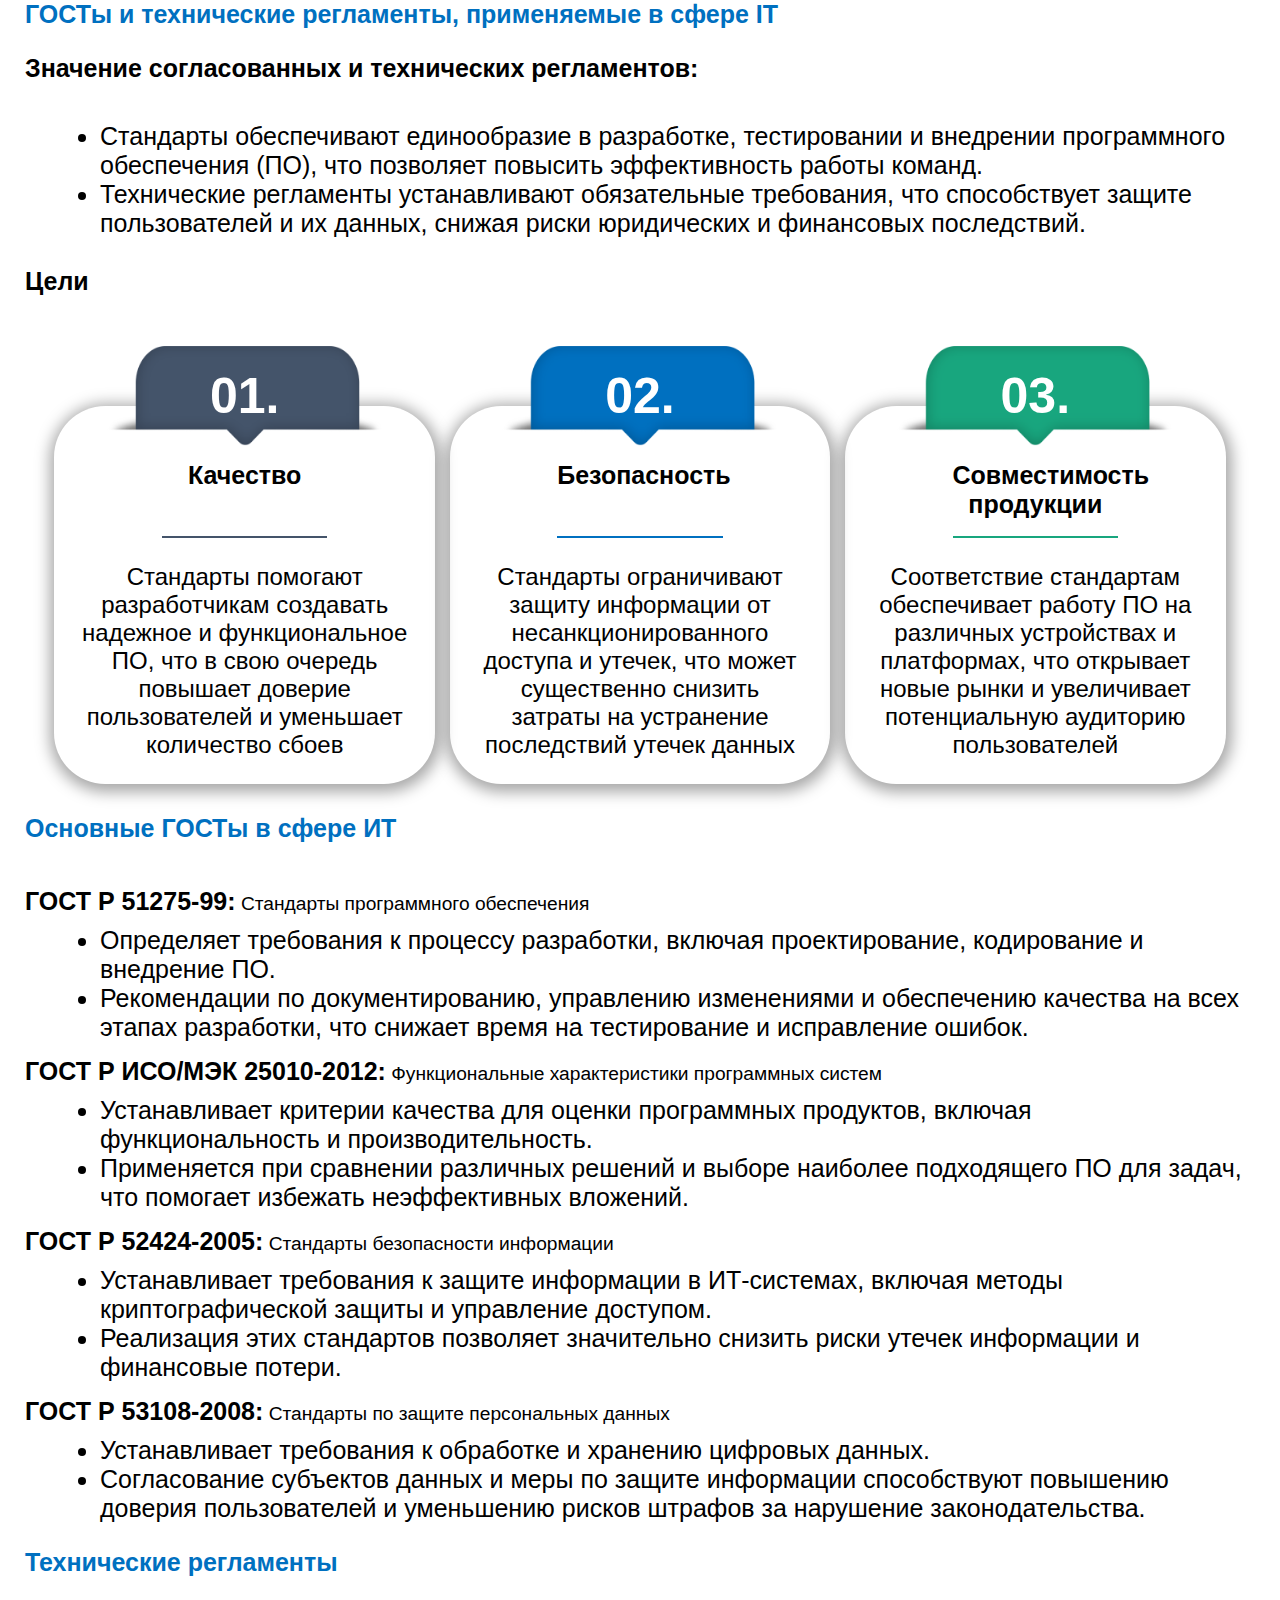
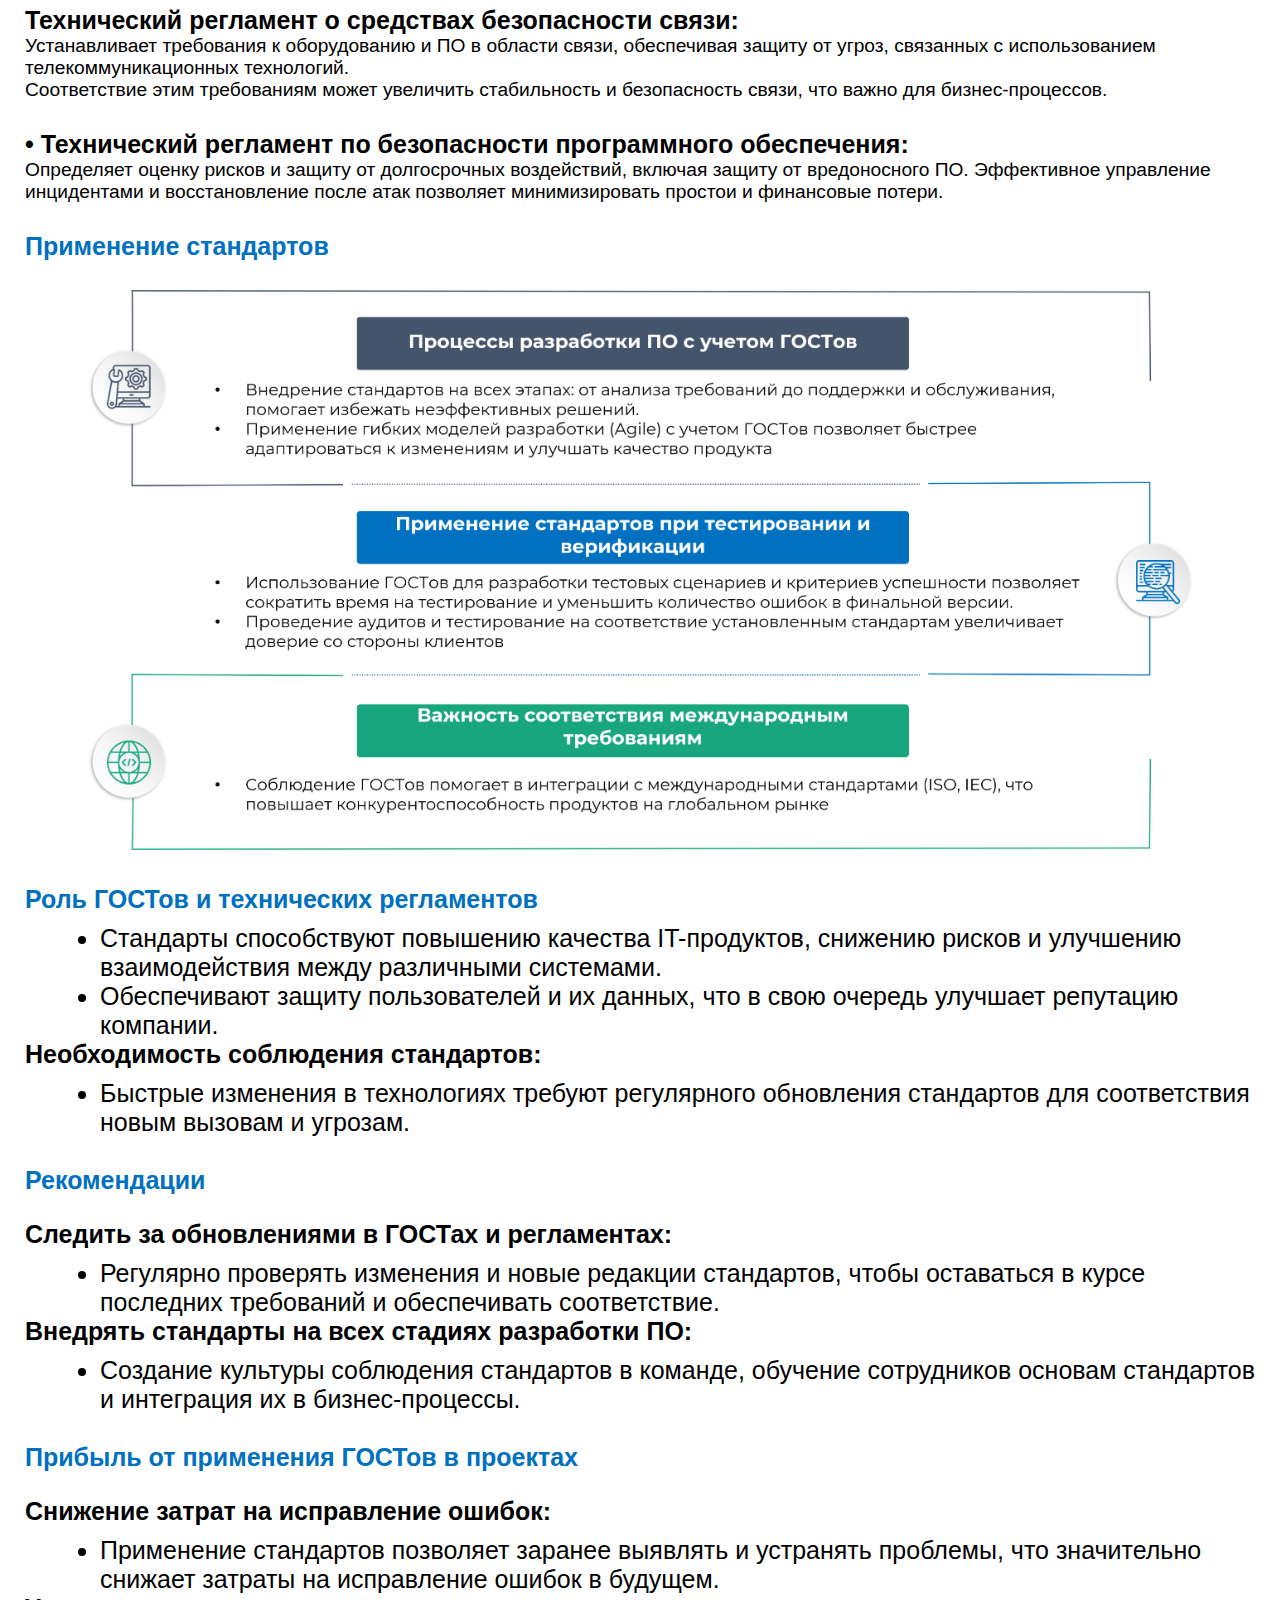
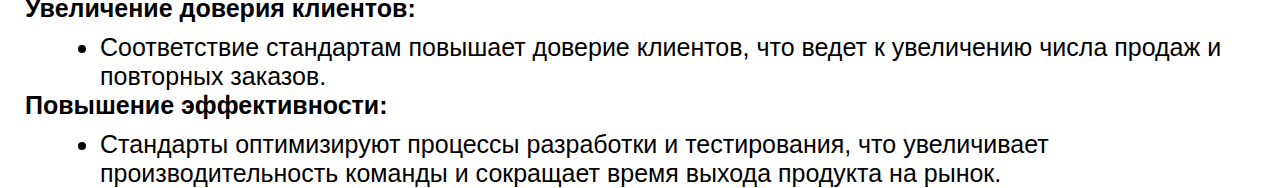
<file: pages/eom_2_unit/custom_page/4/index.html>
<!DOCTYPE html>
<html lang="en">
<head>
    <meta charset="UTF-8">
    <meta name="viewport" content="width=device-width, initial-scale=1.0">
    <title>04</title>
    <link rel="stylesheet" href="./style.css">
</head>
<body>
    <div class="main_wrapper">
        <div class="header_wrapper_custom">
            <h2 class="blue_header_custom">ГОСТы и технические регламенты, применяемые в сфере IT</h2>
        </div>
        <div class="first_custom">
            <b>Значение согласованных и технических регламентов:</b><br><br>
            <ul>
                <li>Стандарты обеспечивают единообразие в разработке, тестировании и внедрении программного обеспечения (ПО), что позволяет повысить эффективность работы команд.</li>
                <li>Технические регламенты устанавливают обязательные требования, что способствует защите пользователей и их данных, снижая риски юридических и финансовых последствий.</li>
            </ul>
        </div>
        <div class="second_custom">
            <br>
            <b>Цели</b><br>
            <div class="infographic_custom">
                <div class="infographic_wrapper_custom">
                    <div class="infographic_header_custom">01.</div>
                    <div class="infographic_content_wrapper_custom">
                        <div class="infographic_content_header_custom">Качество</div>
                        <div class="infographic_content_text_custom">
                            Стандарты помогают разработчикам создавать надежное и функциональное ПО, что в свою очередь повышает доверие пользователей и уменьшает количество сбоев
                        </div>
                    </div>
                </div>
                <div class="infographic_wrapper_custom">
                    <div class="infographic_header_custom second">02.</div>
                    <div class="infographic_content_wrapper_custom">
                        <div class="infographic_content_header_custom second_underline">Безопасность</div>
                        <div class="infographic_content_text_custom">
                            Стандарты ограничивают защиту информации от несанкционированного доступа и утечек, что может существенно снизить затраты на устранение последствий утечек данных
                        </div>
                    </div>
                </div>
                <div class="infographic_wrapper_custom">
                    <div class="infographic_header_custom third">03.</div>
                    <div class="infographic_content_wrapper_custom">
                        <div class="infographic_content_header_custom third_underline">Совместимость <br> продукции</div>
                        <div class="infographic_content_text_custom">
                            Соответствие стандартам обеспечивает работу ПО на различных устройствах и платформах, что открывает новые рынки и увеличивает потенциальную аудиторию пользователей
                        </div>
                    </div>
                </div>
            </div>
        </div>
        <div class="header_wrapper_custom">
            <style>
                p {
                    font-size: clamp(16px, 1.5vw, 25px) !important;
                    
                }
                ul {
                    margin-top: 10px;
                    margin-left: 50px;
                    
                }
                ul li{
                    margin-bottom: 0 !important;
                }
                p:has(strong){
                    margin-top: 15px;
                }
                .prop_list_custom_nine_eleven{
                    font-size: clamp(16px, 1.5vw, 25px) !important;
                }
            </style>
            <h2 class="blue_header_custom">Основные ГОСТы в сфере ИТ</h2><br>
            <p><strong>ГОСТ Р 51275-99:</strong> Стандарты программного обеспечения</p>
            <ul>
                <li>Определяет требования к процессу разработки, включая проектирование, кодирование и внедрение ПО.</li>
                <li>Рекомендации по документированию, управлению изменениями и обеспечению качества на всех этапах разработки, что снижает время на тестирование и исправление ошибок.</li>
            </ul>
        
            <p><strong>ГОСТ Р ИСО/МЭК 25010-2012:</strong> Функциональные характеристики программных систем</p>
            <ul>
                <li>Устанавливает критерии качества для оценки программных продуктов, включая функциональность и производительность.</li>
                <li>Применяется при сравнении различных решений и выборе наиболее подходящего ПО для задач, что помогает избежать неэффективных вложений.</li>
            </ul>
        
            <p><strong>ГОСТ Р 52424-2005:</strong> Стандарты безопасности информации</p>
            <ul>
                <li>Устанавливает требования к защите информации в ИТ-системах, включая методы криптографической защиты и управление доступом.</li>
                <li>Реализация этих стандартов позволяет значительно снизить риски утечек информации и финансовые потери.</li>
            </ul>
        
            <p><strong>ГОСТ Р 53108-2008:</strong> Стандарты по защите персональных данных</p>
            <ul>
                <li>Устанавливает требования к обработке и хранению цифровых данных.</li>
                <li>Согласование субъектов данных и меры по защите информации способствуют повышению доверия пользователей и уменьшению рисков штрафов за нарушение законодательства.</li>
            </ul>
        </div>
        <div>
            <p class="blue_header_custom"><b>Технические регламенты</b></p>
            <br>
            <p><b>Технический регламент о средствах безопасности связи:</b></p>
            <p  class="prop_list_custom_nine_eleven">Устанавливает требования к оборудованию и ПО в области связи, обеспечивая защиту от угроз, связанных с использованием телекоммуникационных технологий. <br>
            Соответствие этим требованиям может увеличить стабильность и безопасность связи, что важно для бизнес-процессов.
            </p>
            <br>
            <p><b>•	Технический регламент по безопасности программного обеспечения:</b></p>
            <p  class="prop_list_custom_nine_eleven">Определяет оценку рисков и защиту от долгосрочных воздействий, включая защиту от вредоносного ПО.
                Эффективное управление инцидентами и восстановление после атак позволяет минимизировать простои и финансовые потери.                
            </p>
        </div>
        <div style="text-align: center;">
            <br>
            <p class="blue_header_custom"><b>Применение стандартов</b></p>
            <br>
            <img width="90%" style="margin: 0 auto;" src="./primitives/12151104.png" alt="1">
            <br><br>
        </div>
        <div class="third_custom">
            <p class="blue_header_custom"><b>Роль ГОСТов и технических регламентов</b></p>
            <ul>
                <li>Стандарты способствуют повышению качества IT-продуктов, снижению рисков и улучшению взаимодействия между различными системами.</li>
                <li>Обеспечивают защиту пользователей и их данных, что в свою очередь улучшает репутацию компании.</li>
            </ul>
            <b>Необходимость соблюдения стандартов:</b><br>
            <ul>
                <li>Быстрые изменения в технологиях требуют регулярного обновления стандартов для соответствия новым вызовам и угрозам.</li>
            </ul>
        </div>
        <div class="header_wrapper_custom">
            <br>
            <h2 class="blue_header_custom">Рекомендации</h2>
        </div>
        <div class="fourth_custom">
            <b>Следить за обновлениями в ГОСТах и регламентах:</b><br>
            <ul>
                <li>Регулярно проверять изменения и новые редакции стандартов, чтобы оставаться в курсе последних требований и обеспечивать соответствие.</li>
            </ul>
            <b>Внедрять стандарты на всех стадиях разработки ПО:</b><br>
            <ul>
                <li>Создание культуры соблюдения стандартов в команде, обучение сотрудников основам стандартов и интеграция их в бизнес-процессы.</li>
            </ul>
        </div>
        <div class="header_wrapper_custom">
            <br>
            <h2 class="blue_header_custom">Прибыль от применения ГОСТов в проектах</h2>
        </div>
        <div class="fifth_custom">
            <b>Снижение затрат на исправление ошибок:</b><br>
            <ul>
                <li>Применение стандартов позволяет заранее выявлять и устранять проблемы, что значительно снижает затраты на исправление ошибок в будущем.</li>
            </ul>
            <b>Увеличение доверия клиентов:</b><br>
            <ul>
                <li>Соответствие стандартам повышает доверие клиентов, что ведет к увеличению числа продаж и повторных заказов.</li>
            </ul>
            <b>Повышение эффективности:</b><br>
            <ul>
                <li>Стандарты оптимизируют процессы разработки и тестирования, что увеличивает производительность команды и сокращает время выхода продукта на рынок.</li>
            </ul>
        </div>
    </div>
</body>
</html>
</file>
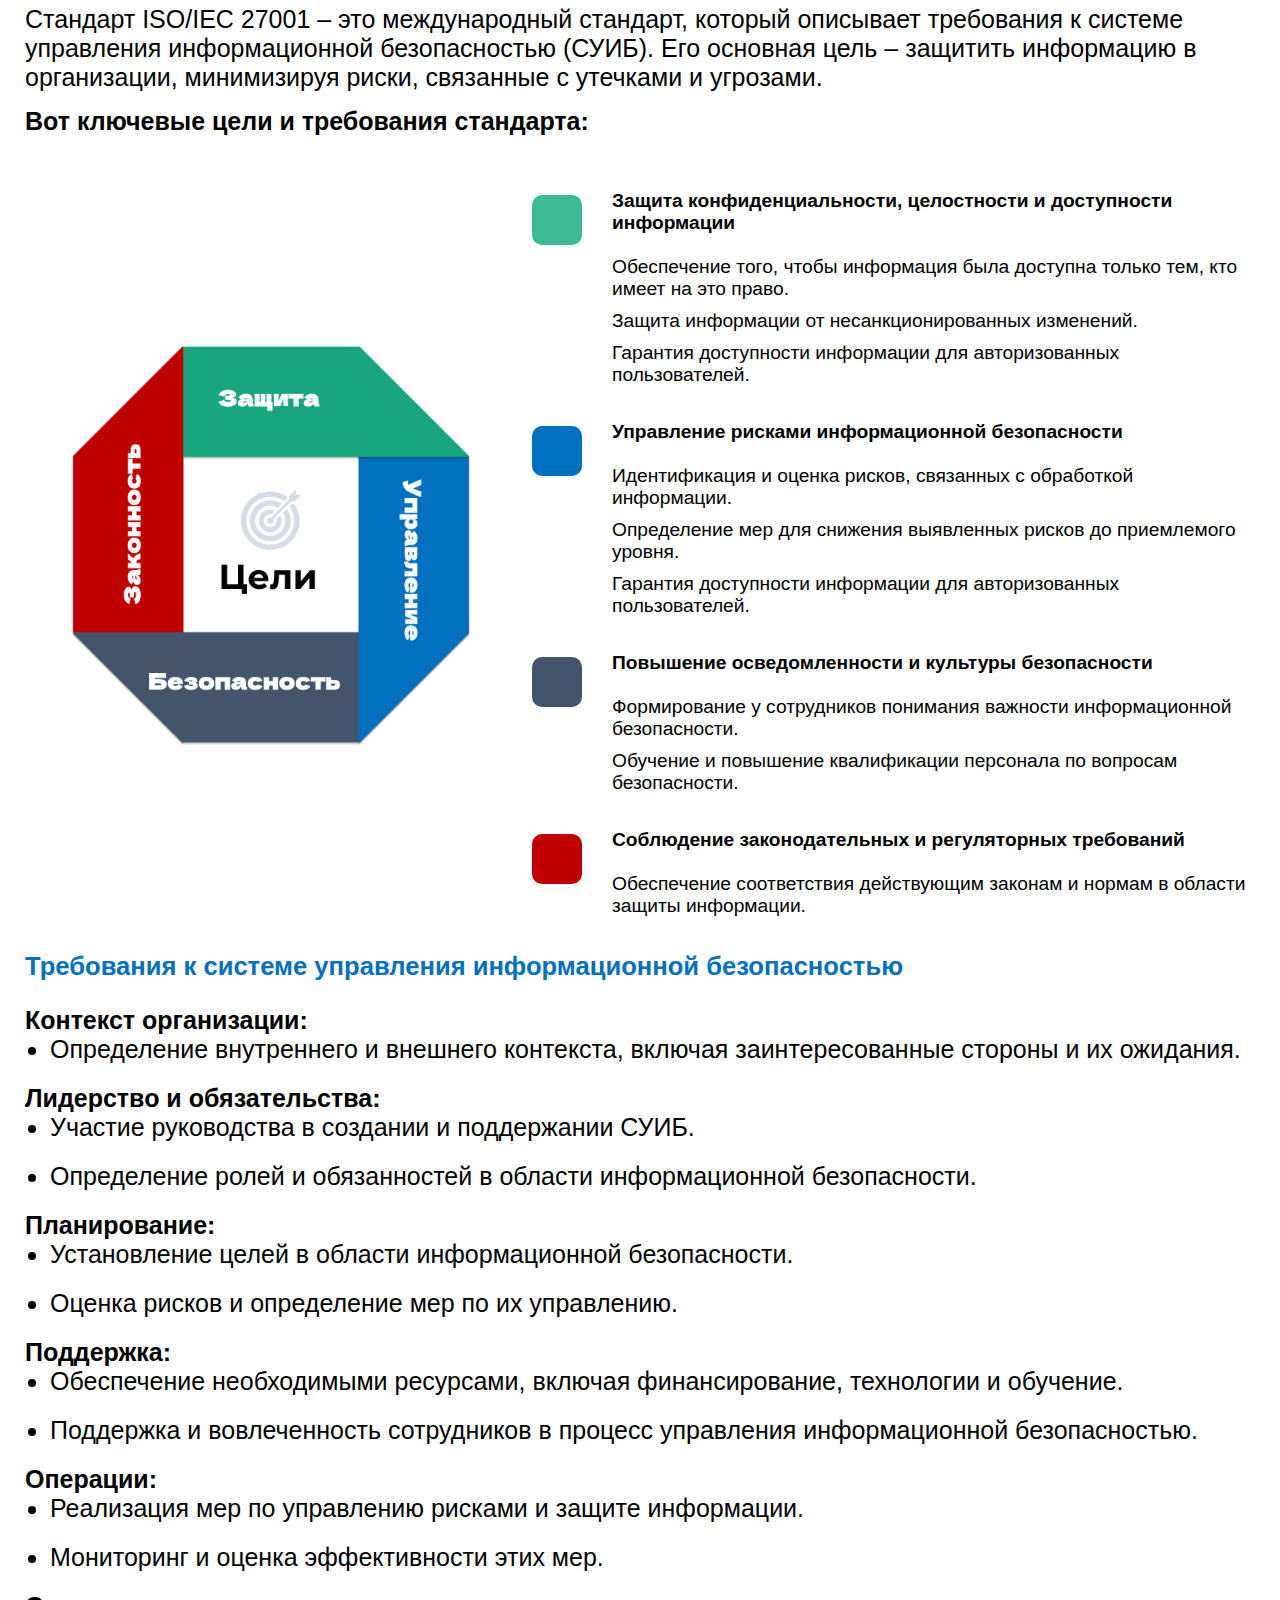
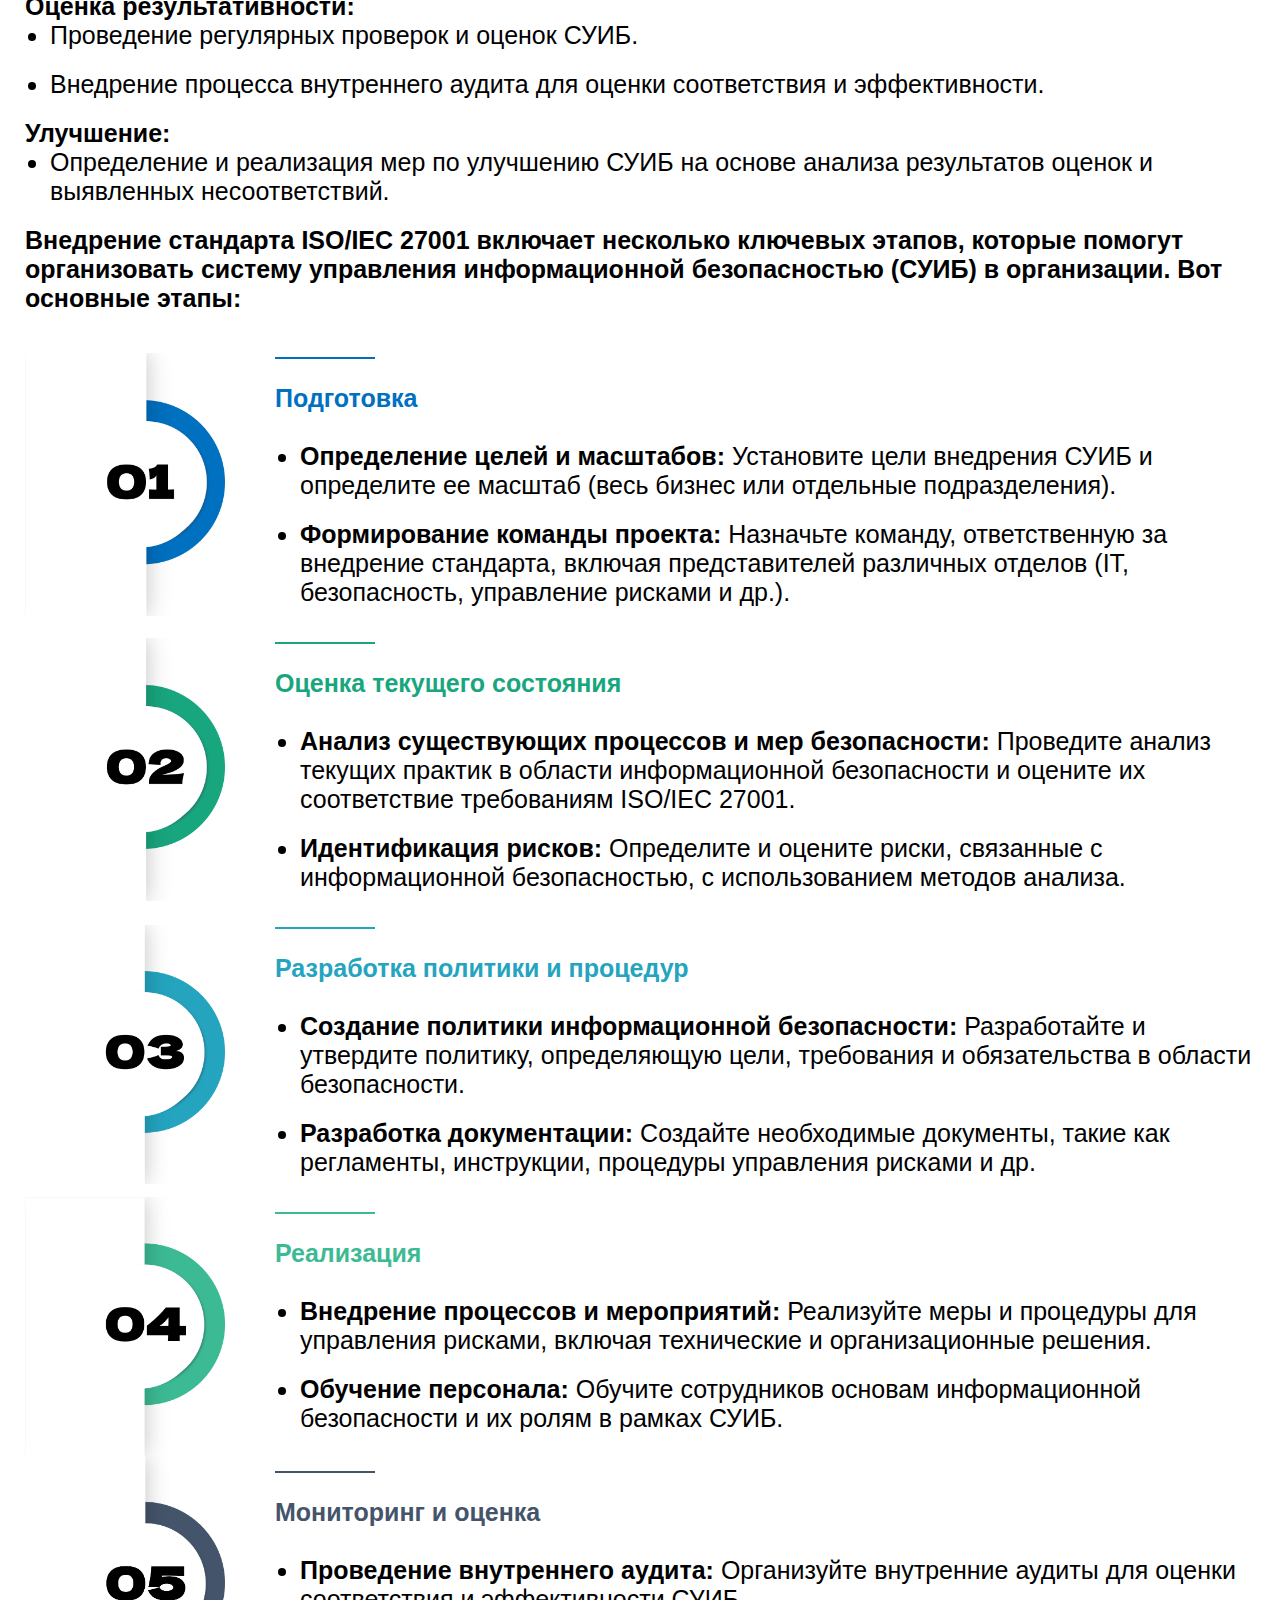
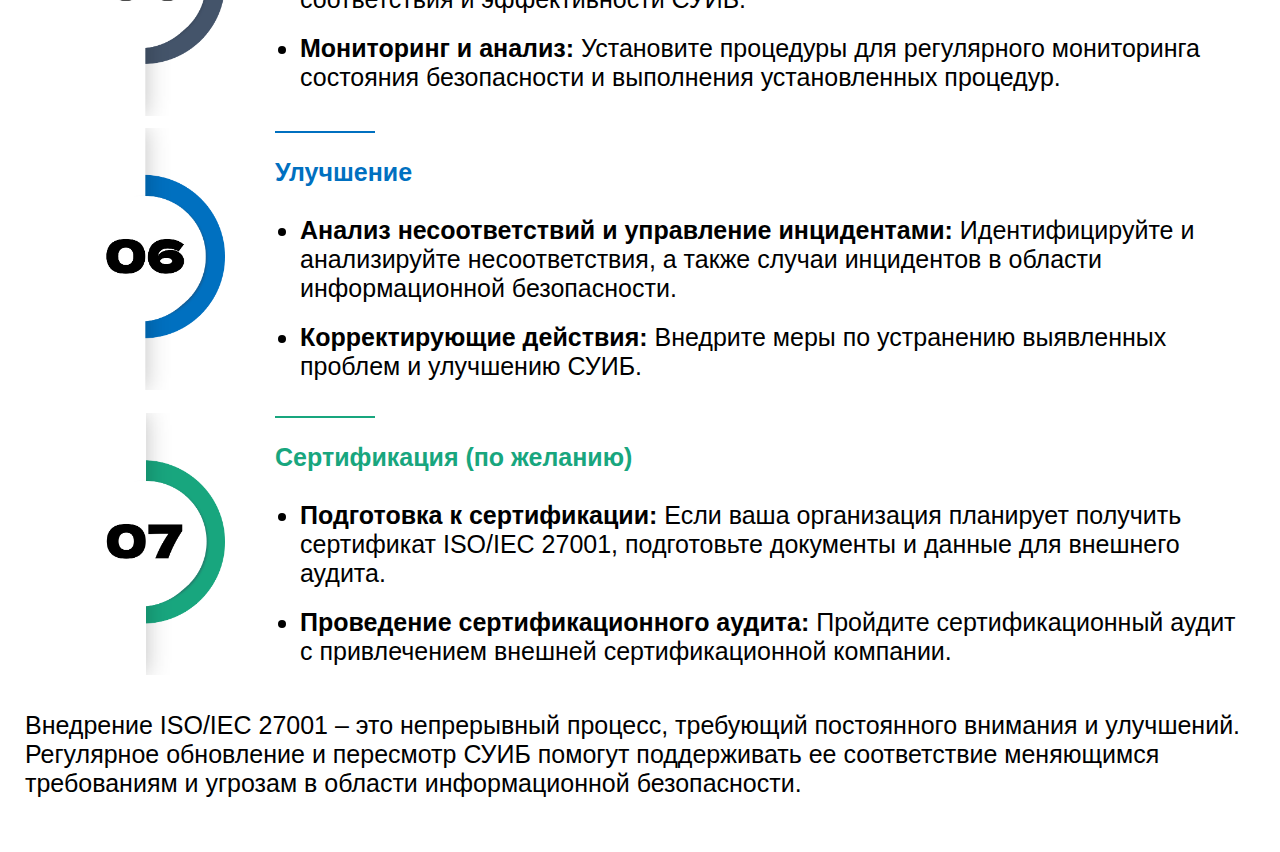
<file: pages/eom_2_unit/custom_page/5/index.html>
<!DOCTYPE html>
<html lang="en">
<head>
    <meta charset="UTF-8">
    <meta name="viewport" content="width=device-width, initial-scale=1.0">
    <title>05</title>
    <link rel="stylesheet" href="./style.css">
</head>
<body>
    <div class="main_wrapper">
        <div class="first_custom">
            <p>Стандарт ISO/IEC 27001 – это международный стандарт, который описывает требования к системе управления информационной безопасностью (СУИБ). Его основная цель – защитить информацию в организации, минимизируя риски, связанные с утечками и угрозами.</p>
        </div>
        <div class="second_custom">
            <b>Вот ключевые цели и требования стандарта:</b><br><br>
            <div class="image_with_list_custom">
                <div class="image_custom"><img src="./primitives/pr_1.png" alt="1"></div>
                <div class="list_wrapper_custom">
                    <div class="list_custom">
                        <div class="first_list_element_custom">
                            <div class="color_marker_custom"><div class="marker_custom first"> </div></div>
                            <div class="list_text_custom">
                                <b>Защита конфиденциальности, целостности и доступности информации</b><br><br>
                                <p>Обеспечение того, чтобы информация была доступна только тем, кто имеет на это право.</p>
                                <p>Защита информации от несанкционированных изменений.</p>
                                <p>Гарантия доступности информации для авторизованных пользователей.</p>
                            </div>
                        </div>
                    </div>
                    <div class="list_custom">
                        <div class="first_list_element_custom">
                            <div class="color_marker_custom"><div class="marker_custom second"> </div></div>
                            <div class="list_text_custom">
                                <b>Управление рисками информационной безопасности</b><br><br>
                                <p>Идентификация и оценка рисков, связанных с обработкой информации.</p>
                                <p>Определение мер для снижения выявленных рисков до приемлемого уровня.</p>
                                <p>Гарантия доступности информации для авторизованных пользователей.</p>
                            </div>
                        </div>
                    </div>
                    <div class="list_custom">
                        <div class="first_list_element_custom">
                            <div class="color_marker_custom"><div class="marker_custom third"> </div></div>
                            <div class="list_text_custom">
                                <b>Повышение осведомленности и культуры безопасности</b><br><br>
                                <p>Формирование у сотрудников понимания важности информационной безопасности.</p>
                                <p>Обучение и повышение квалификации персонала по вопросам безопасности.</p>
                            </div>
                        </div>
                    </div>
                    <div class="list_custom">
                        <div class="first_list_element_custom">
                            <div class="color_marker_custom"><div class="marker_custom fourth"> </div></div>
                            <div class="list_text_custom">
                                <b>Соблюдение законодательных и регуляторных требований</b><br><br>
                                <p>Обеспечение соответствия действующим законам и нормам в области защиты информации.</p>
                            </div>
                        </div>
                    </div>
                </div>
            </div>
        </div>
        <div class="third_custom">
            <h3 class="blue_header">Требования к системе управления информационной безопасностью</h3>
            <b>Контекст организации:</b>
            <ul>
                <li>Определение внутреннего и внешнего контекста, включая заинтересованные стороны и их ожидания.</li>
            </ul>
            <b>Лидерство и обязательства:</b>
            <ul>
                <li>Участие руководства в создании и поддержании СУИБ.</li>
                <li>Определение ролей и обязанностей в области информационной безопасности.</li>
            </ul>
            <b>Планирование:</b>
            <ul>
                <li>Установление целей в области информационной безопасности.</li>
                <li>Оценка рисков и определение мер по их управлению.</li>
            </ul>
            <b>Поддержка:</b>
            <ul>
                <li>Обеспечение необходимыми ресурсами, включая финансирование, технологии и обучение.</li>
                <li>Поддержка и вовлеченность сотрудников в процесс управления информационной безопасностью.</li>
            </ul>
            <b>Операции:</b>
            <ul>
                <li>Реализация мер по управлению рисками и защите информации.</li>
                <li>Мониторинг и оценка эффективности этих мер.</li>
            </ul>
            <b>Оценка результативности:</b>
            <ul>
                <li>Проведение регулярных проверок и оценок СУИБ.</li>
                <li>Внедрение процесса внутреннего аудита для оценки соответствия и эффективности.</li>
            </ul>
            <b>Улучшение:</b>
            <ul>
                <li>Определение и реализация мер по улучшению СУИБ на основе анализа результатов оценок и выявленных несоответствий.</li>
            </ul>
        </div>
        <div class="fourth_custom">
            <p><b>Внедрение стандарта ISO/IEC 27001 включает несколько ключевых этапов, которые помогут организовать систему управления информационной безопасностью (СУИБ) в организации. Вот основные этапы:</b></p><br>
            <div class="list_ol_custom">
                <div class="image_ol_custom">
                    <img src="./primitives/pr_2.png" alt="1">
                </div>
                <div class="text_content">
                    <div class="upper_line first_color"> </div>
                    <b class="first_color">Подготовка</b><br><br>
                    <ul>
                        <li><b>Определение целей и масштабов: </b>Установите цели внедрения СУИБ и определите ее масштаб (весь бизнес или отдельные подразделения).</li>
                        <li><b>Формирование команды проекта: </b>Назначьте команду, ответственную за внедрение стандарта, включая представителей различных отделов (IT, безопасность, управление рисками и др.).</li>
                    </ul>
                </div>
            </div>
            <div class="list_ol_custom">
                <div class="image_ol_custom">
                    <img src="./primitives/pr_3.png" alt="1">
                </div>
                <div class="text_content">
                    <div class="upper_line second_color"> </div>
                    <b class="second_color">Оценка текущего состояния</b><br><br>
                    <ul>
                        <li><b>Анализ существующих процессов и мер безопасности: </b>Проведите анализ текущих практик в области информационной безопасности и оцените их соответствие требованиям ISO/IEC 27001.</li>
                        <li><b>Идентификация рисков: </b>Определите и оцените риски, связанные с информационной безопасностью, с использованием методов анализа.</li>
                    </ul>
                </div>
            </div>
            <div class="list_ol_custom">
                <div class="image_ol_custom">
                    <img src="./primitives/pr_4.png" alt="1">
                </div>
                <div class="text_content">
                    <div class="upper_line third_color"> </div>
                    <b class="third_color">Разработка политики и процедур</b><br><br>
                    <ul>
                        <li><b>Создание политики информационной безопасности: </b>Разработайте и утвердите политику, определяющую цели, требования и обязательства в области безопасности.</li>
                        <li><b>Разработка документации: </b>Создайте необходимые документы, такие как регламенты, инструкции, процедуры управления рисками и др.</li>
                    </ul>
                </div>
            </div>
            <div class="list_ol_custom">
                <div class="image_ol_custom">
                    <img src="./primitives/pr_5.png" alt="1">
                </div>
                <div class="text_content">
                    <div class="upper_line fourth_color"> </div>
                    <b class="fourth_color">Реализация</b><br><br>
                    <ul>
                        <li><b>Внедрение процессов и мероприятий: </b>Реализуйте меры и процедуры для управления рисками, включая технические и организационные решения.</li>
                        <li><b>Обучение персонала: </b>Обучите сотрудников основам информационной безопасности и их ролям в рамках СУИБ.</li>
                    </ul>
                </div>
            </div>
            <div class="list_ol_custom">
                <div class="image_ol_custom">
                    <img src="./primitives/pr_6.png" alt="1">
                </div>
                <div class="text_content">
                    <div class="upper_line fifth_color"> </div>
                    <b class="fifth_color">Мониторинг и оценка</b><br><br>
                    <ul>
                        <li><b>Проведение внутреннего аудита: </b>Организуйте внутренние аудиты для оценки соответствия и эффективности СУИБ.</li>
                        <li><b>Мониторинг и анализ: </b>Установите процедуры для регулярного мониторинга состояния безопасности и выполнения установленных процедур.</li>
                    </ul>
                </div>
            </div>
            <div class="list_ol_custom">
                <div class="image_ol_custom">
                    <img src="./primitives/pr_7.png" alt="1">
                </div>
                <div class="text_content">
                    <div class="upper_line sixth_color"> </div>
                    <b class="sixth_color">Улучшение</b><br><br>
                    <ul>
                        <li><b>Анализ несоответствий и управление инцидентами: </b>Идентифицируйте и анализируйте несоответствия, а также случаи инцидентов в области информационной безопасности.</li>
                        <li><b>Корректирующие действия: </b>Внедрите меры по устранению выявленных проблем и улучшению СУИБ.</li>
                    </ul>
                </div>
            </div>
            <div class="list_ol_custom">
                <div class="image_ol_custom">
                    <img src="./primitives/pr_8.png" alt="1">
                </div>
                <div class="text_content">
                    <div class="upper_line seventh_color"> </div>
                    <b class="seventh_color">Сертификация (по желанию)</b><br><br>
                    <ul>
                        <li><b>Подготовка к сертификации: </b>Если ваша организация планирует получить сертификат ISO/IEC 27001, подготовьте документы и данные для внешнего аудита.</li>
                        <li><b>Проведение сертификационного аудита: </b>Пройдите сертификационный аудит с привлечением внешней сертификационной компании.</li>
                    </ul>
                </div>
            </div>
            <div class="fifth_custom">
                <p>Внедрение ISO/IEC 27001 – это непрерывный процесс, требующий постоянного внимания и улучшений. Регулярное обновление и пересмотр СУИБ помогут поддерживать ее соответствие меняющимся требованиям и угрозам в области информационной безопасности.</p><br>
            </div>
        </div>
    </div>
</body>
</html>
</file>
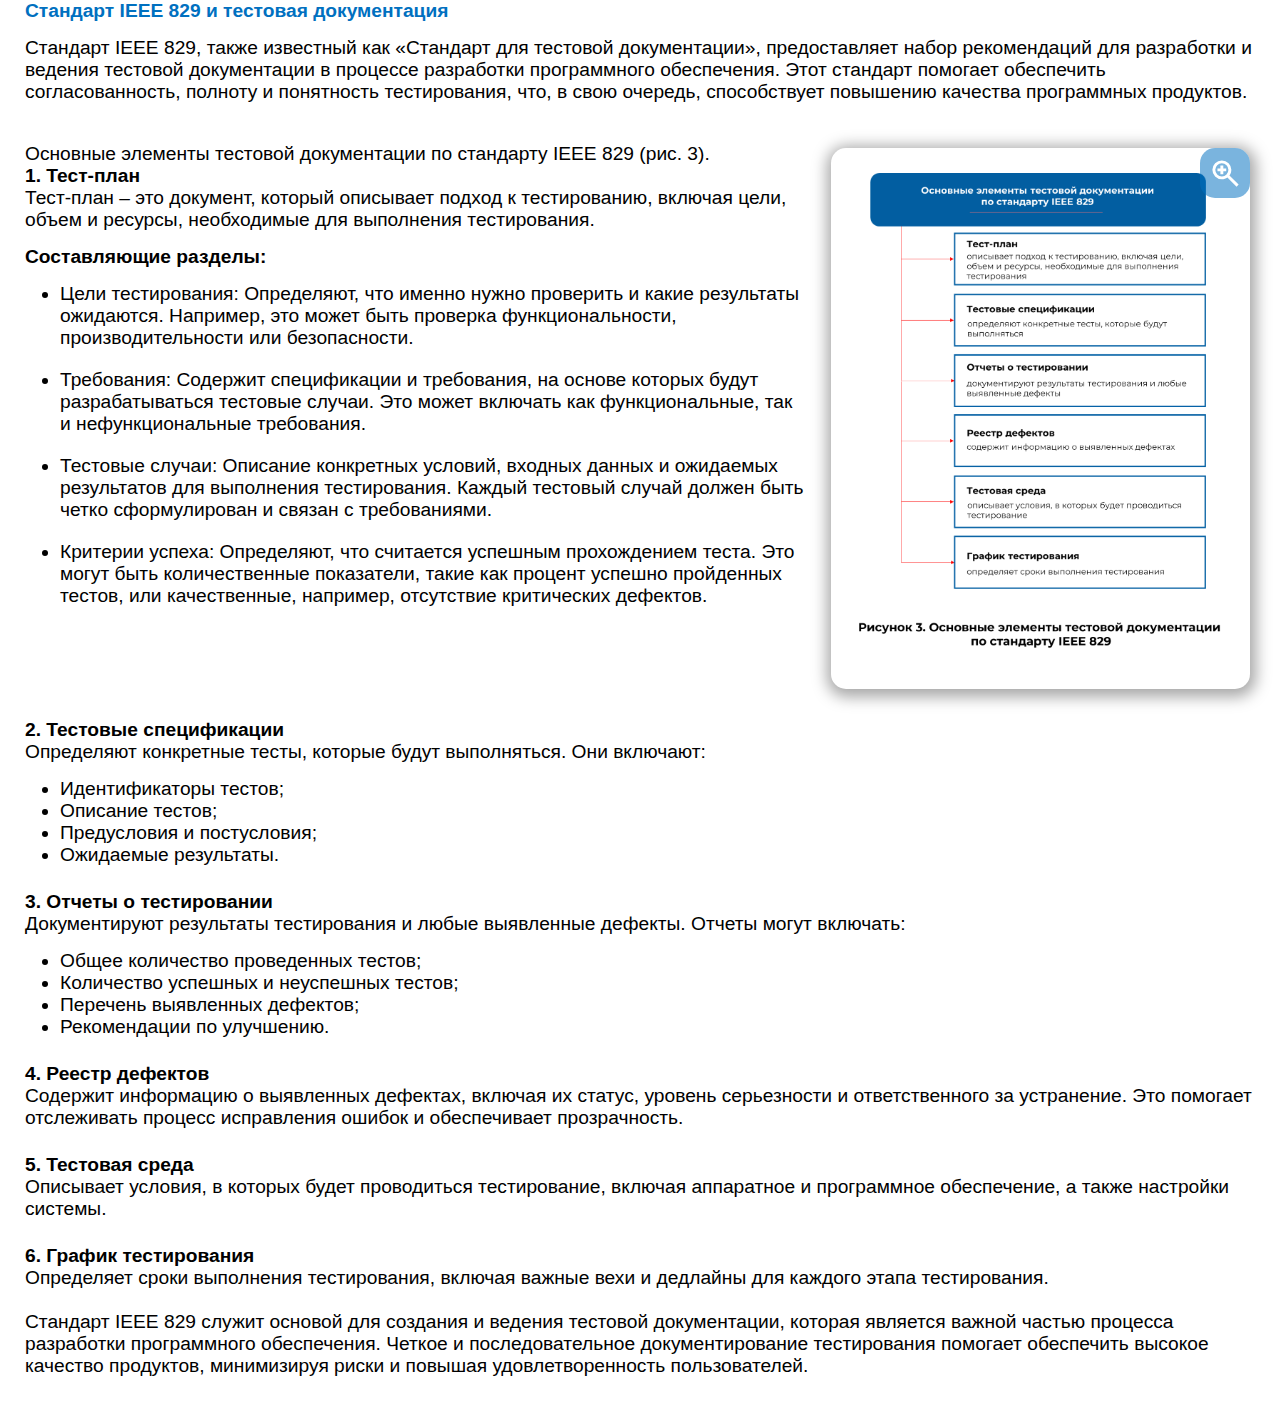
<file: pages/eom_2_unit/custom_page/6/index.html>
<!DOCTYPE html>
<html lang="en">
<head>
    <meta charset="UTF-8">
    <meta name="viewport" content="width=device-width, initial-scale=1.0">
    <title>06</title>
    <link rel="stylesheet" href="./style.css">
</head>
<body>
    <div class="main_wrapper">
        <p class="blue_paragraph">Стандарт IEEE 829 и тестовая документация</p>
        <p>Стандарт IEEE 829, также известный как «Стандарт для тестовой документации», предоставляет набор рекомендаций для разработки и ведения тестовой документации в процессе разработки программного обеспечения. Этот стандарт помогает обеспечить согласованность, полноту и понятность тестирования, что, в свою очередь, способствует повышению качества программных продуктов.</p>
        <div class="text_with_image_custom">
            <div class="text_left_custom">
                <div>Основные элементы тестовой документации по стандарту IEEE 829 (рис. 3).</div>
                <b>1. Тест-план</b>
                <p>Тест-план – это документ, который описывает подход к тестированию, включая цели, объем и ресурсы, необходимые для выполнения тестирования.</p>
                <b>Составляющие разделы:</b>
                <div class="list_wrapper_custom">
                    <ul>
                        <li>Цели тестирования: Определяют, что именно нужно проверить и какие результаты ожидаются. Например, это может быть проверка функциональности, производительности или безопасности.</li>
                        <li>Требования: Содержит спецификации и требования, на основе которых будут разрабатываться тестовые случаи. Это может включать как функциональные, так и нефункциональные требования.</li>
                        <li>Тестовые случаи: Описание конкретных условий, входных данных и ожидаемых результатов для выполнения тестирования. Каждый тестовый случай должен быть четко сформулирован и связан с требованиями.</li>
                        <li>Критерии успеха: Определяют, что считается успешным прохождением теста. Это могут быть количественные показатели, такие как процент успешно пройденных тестов, или качественные, например, отсутствие критических дефектов.</li>
                    </ul>
                </div>
            </div>
            <div class="text_image_right_custom">
                <img src="./primitives/pr_1.png" alt="1">
                <button class="zoom_button" onclick="openDialog()"><img src="./primitives/zoom_up.svg" alt="2"></button>
            </div>
        </div>
        <div class="text_with_image_custom w100">
            <div class="text_left_custom w100 no_margin">
                <b>2. Тестовые спецификации</b>
                <p class="no_margin">Определяют конкретные тесты, которые будут выполняться. Они включают:</p>
                <div class="list_wrapper_custom">
                    <ul>
                        <li>Идентификаторы тестов;</li>
                        <li>Описание тестов;</li>
                        <li>Предусловия и постусловия;</li>
                        <li>Ожидаемые результаты.</li>
                    </ul>
                </div>
            </div>
        </div>
        <div class="text_with_image_custom w100">
            <div class="text_left_custom w100">
                <b>3. Отчеты о тестировании</b>
                <p class="no_margin">Документируют результаты тестирования и любые выявленные дефекты. Отчеты могут включать:</p>
                <div class="list_wrapper_custom">
                    <ul class="no_margin">
                        <li>Общее количество проведенных тестов;</li>
                        <li>Количество успешных и неуспешных тестов;</li>
                        <li>Перечень выявленных дефектов;</li>
                        <li>Рекомендации по улучшению.</li>
                    </ul>
                </div>
            </div>
        </div>
        <div class="text_with_image_custom w100">
            <div class="text_left_custom w100">
                <b>4. Реестр дефектов</b>
                <p class="no_margin">Содержит информацию о выявленных дефектах, включая их статус, уровень серьезности и ответственного за устранение. Это помогает отслеживать процесс исправления ошибок и обеспечивает прозрачность.</p>
            </div>
        </div>
        <div class="text_with_image_custom w100">
            <div class="text_left_custom w100">
                <b>5. Тестовая среда</b>
                <p class="no_margin">Описывает условия, в которых будет проводиться тестирование, включая аппаратное и программное обеспечение, а также настройки системы.</p>
            </div>
        </div>
        <div class="text_with_image_custom w100">
            <div class="text_left_custom w100">
                <b>6. График тестирования</b>
                <p class="margin">Определяет сроки выполнения тестирования, включая важные вехи и дедлайны для каждого этапа тестирования.</p>
                <p><br>Стандарт IEEE 829 служит основой для создания и ведения тестовой документации, которая является важной частью процесса разработки программного обеспечения. Четкое и последовательное документирование тестирования помогает обеспечить высокое качество продуктов, минимизируя риски и повышая удовлетворенность пользователей.</p>
            </div>
        </div>
    </div>
    <dialog id="myDialog">
        <button onclick="closeDialog()" class="close_button_custom"><img src="./primitives/close.svg" alt="cls"></button>
        <p><img src="./primitives/pr_2.png" alt="1"></p>
    </dialog>
    <script>
    const dialog = document.getElementById('myDialog');
    function openDialog() {
        dialog.showModal();  // Открывает окно как модальное
    }
    function closeDialog() {
        dialog.close();  // Закрывает диалог
    }
</script>
</body>
</html>
</file>
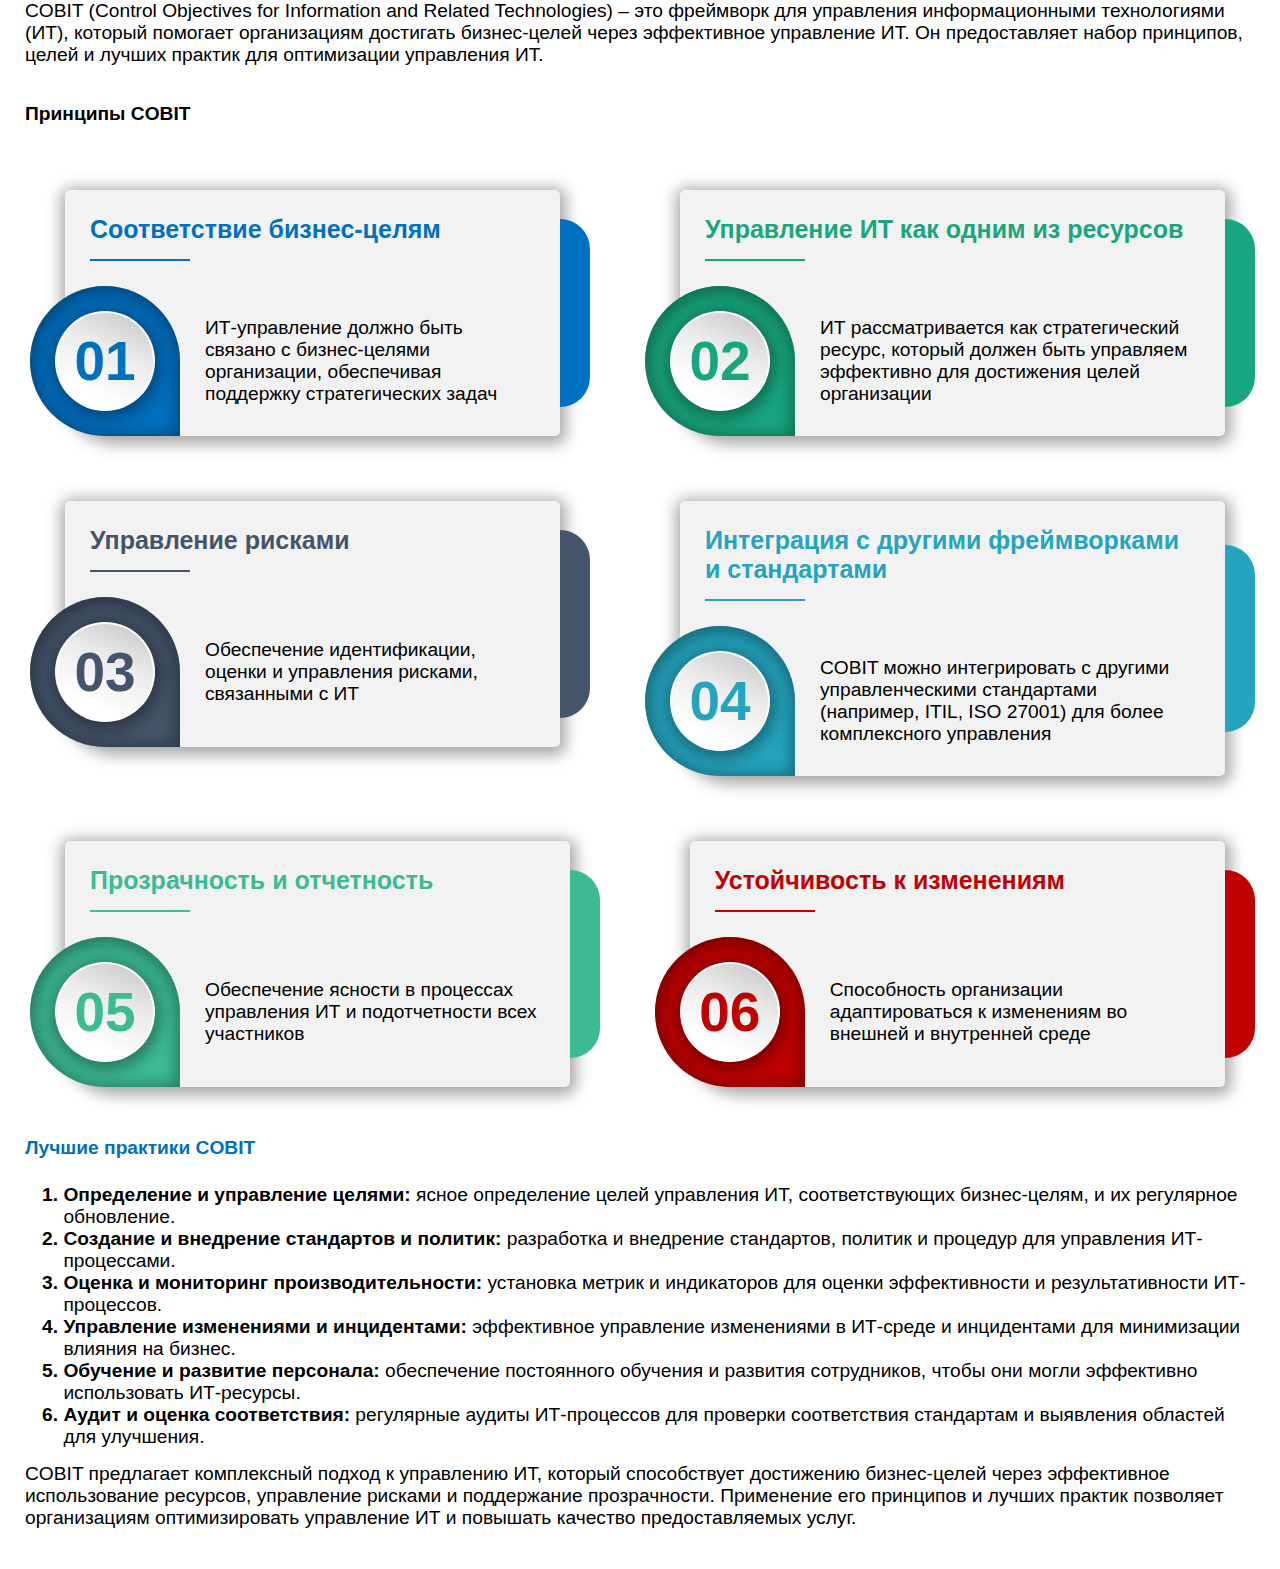
<file: pages/eom_2_unit/custom_page/7/index.html>
<!DOCTYPE html>
<html lang="en">
<head>
    <meta charset="UTF-8">
    <meta name="viewport" content="width=device-width, initial-scale=1.0">
    <title>06</title>
    <link rel="stylesheet" href="./style.css">
</head>
<body>
    <div class="main_wrapper">
        
        <p>COBIT (Control Objectives for Information and Related Technologies) – это фреймворк для управления информационными технологиями (ИТ), который помогает организациям достигать бизнес-целей через эффективное управление ИТ. Он предоставляет набор принципов, целей и лучших практик для оптимизации управления ИТ.</p>
        <div class="text_with_image_custom">
            <div class="text_left_custom w100">
                <br>
                <b class="w100">Принципы COBIT</b>
            </div>
        </div>
        <div class="table_custom">
            <div class="list_object_custom">
                <div class="main_list_wrapper">
                    <div class="list_text_custom first_color">
                        <b>Соответствие бизнес-целям</b>
                        <div class="upper_line first_color"> </div>
                    </div>
                    <div class="text_with_marker_custom">
                        <div class="marker_custom first_color">
                            <div class="circle_custom first_color">
                                <div>
                                    <span class="first_color">01</span>
                                </div>
                            </div>
                        </div>
                        <div class="text_content_custom">
                            <div>
                                ИТ-управление должно быть связано с бизнес-целями организации, обеспечивая поддержку стратегических задач
                            </div>
                        </div>
                    </div>
                </div>
                <div class="color_part_right_custom first_color"> </div>
            </div>
            <div class="list_object_custom">
                <div class="main_list_wrapper">
                    <div class="list_text_custom second_color">
                        <b>Управление ИТ как одним из ресурсов</b>
                        <div class="upper_line second_color"> </div>
                    </div>
                    <div class="text_with_marker_custom">
                        <div class="marker_custom second_color">
                            <div class="circle_custom second_color">
                                <div>
                                    <span class="second_color">02</span>
                                </div>
                            </div>
                        </div>
                        <div class="text_content_custom">
                            <div>
                                ИТ рассматривается как стратегический ресурс, который должен быть управляем эффективно для достижения целей организации
                            </div>
                        </div>
                    </div>
                </div>
                <div class="color_part_right_custom second_color"> </div>
            </div>
        </div>
        <div class="table_custom">
            <div class="list_object_custom">
                <div class="main_list_wrapper">
                    <div class="list_text_custom fifth_color">
                        <b>Управление рисками</b>
                        <div class="upper_line fifth_color"> </div>
                    </div>
                    <div class="text_with_marker_custom">
                        <div class="marker_custom fifth_color">
                            <div class="circle_custom fifth_color">
                                <div>
                                    <span class="fifth_color">03</span>
                                </div>
                            </div>
                        </div>
                        <div class="text_content_custom">
                            <div>
                                Обеспечение идентификации, оценки и управления рисками, связанными с ИТ
                            </div>
                        </div>
                    </div>
                </div>
                <div class="color_part_right_custom fifth_color"> </div>
            </div>
            <div class="list_object_custom">
                <div class="main_list_wrapper">
                    <div class="list_text_custom third_color">
                        <b>Интеграция с другими фреймворками и стандартами</b>
                        <div class="upper_line third_color"> </div>
                    </div>
                    <div class="text_with_marker_custom">
                        <div class="marker_custom third_color">
                            <div class="circle_custom third_color">
                                <div>
                                    <span class="third_color">04</span>
                                </div>
                            </div>
                        </div>
                        <div class="text_content_custom">
                            <div>
                                COBIT можно интегрировать с другими управленческими стандартами (например, ITIL, ISO 27001) для более комплексного управления
                            </div>
                        </div>
                    </div>
                </div>
                <div class="color_part_right_custom third_color"> </div>
            </div>
        </div>
        <div class="table_custom">
            <div class="list_object_custom">
                <div class="main_list_wrapper">
                    <div class="list_text_custom fourth_color">
                        <b>Прозрачность и отчетность</b>
                        <div class="upper_line fourth_color"> </div>
                    </div>
                    <div class="text_with_marker_custom">
                        <div class="marker_custom fourth_color">
                            <div class="circle_custom fourth_color">
                                <div>
                                    <span class="fourth_color">05</span>
                                </div>
                            </div>
                        </div>
                        <div class="text_content_custom">
                            <div>
                                Обеспечение ясности в процессах управления ИТ и подотчетности всех участников
                            </div>
                        </div>
                    </div>
                </div>
                <div class="color_part_right_custom fourth_color"> </div>
            </div>
            <div class="list_object_custom">
                <div class="main_list_wrapper">
                    <div class="list_text_custom eight_color">
                        <b>Устойчивость к изменениям</b>
                        <div class="upper_line eight_color"> </div>
                    </div>
                    <div class="text_with_marker_custom">
                        <div class="marker_custom eight_color">
                            <div class="circle_custom eight_color">
                                <div>
                                    <span class="eight_color">06</span>
                                </div>
                            </div>
                        </div>
                        <div class="text_content_custom">
                            <div>
                                Способность организации адаптироваться к изменениям во внешней и внутренней среде
                            </div>
                        </div>
                    </div>
                </div>
                <div class="color_part_right_custom eight_color"> </div>
            </div>
        </div>
        <p class="blue_paragraph">Лучшие практики COBIT</p>
        <ol>
            <li><strong>Определение и управление целями:</strong> ясное определение целей управления ИТ, соответствующих бизнес-целям, и их регулярное обновление.</li>
            <li><strong>Создание и внедрение стандартов и политик:</strong> разработка и внедрение стандартов, политик и процедур для управления ИТ-процессами.</li>
            <li><strong>Оценка и мониторинг производительности:</strong> установка метрик и индикаторов для оценки эффективности и результативности ИТ-процессов.</li>
            <li><strong>Управление изменениями и инцидентами:</strong> эффективное управление изменениями в ИТ-среде и инцидентами для минимизации влияния на бизнес.</li>
            <li><strong>Обучение и развитие персонала:</strong> обеспечение постоянного обучения и развития сотрудников, чтобы они могли эффективно использовать ИТ-ресурсы.</li>
            <li><strong>Аудит и оценка соответствия:</strong> регулярные аудиты ИТ-процессов для проверки соответствия стандартам и выявления областей для улучшения.</li>
          </ol>   
        <p class="margin">COBIT предлагает комплексный подход к управлению ИТ, который способствует достижению бизнес-целей через эффективное использование ресурсов, управление рисками и поддержание прозрачности. Применение его принципов и лучших практик позволяет организациям оптимизировать управление ИТ и повышать качество предоставляемых услуг.</p>       
    </div>
    
</body>
</html>
</file>
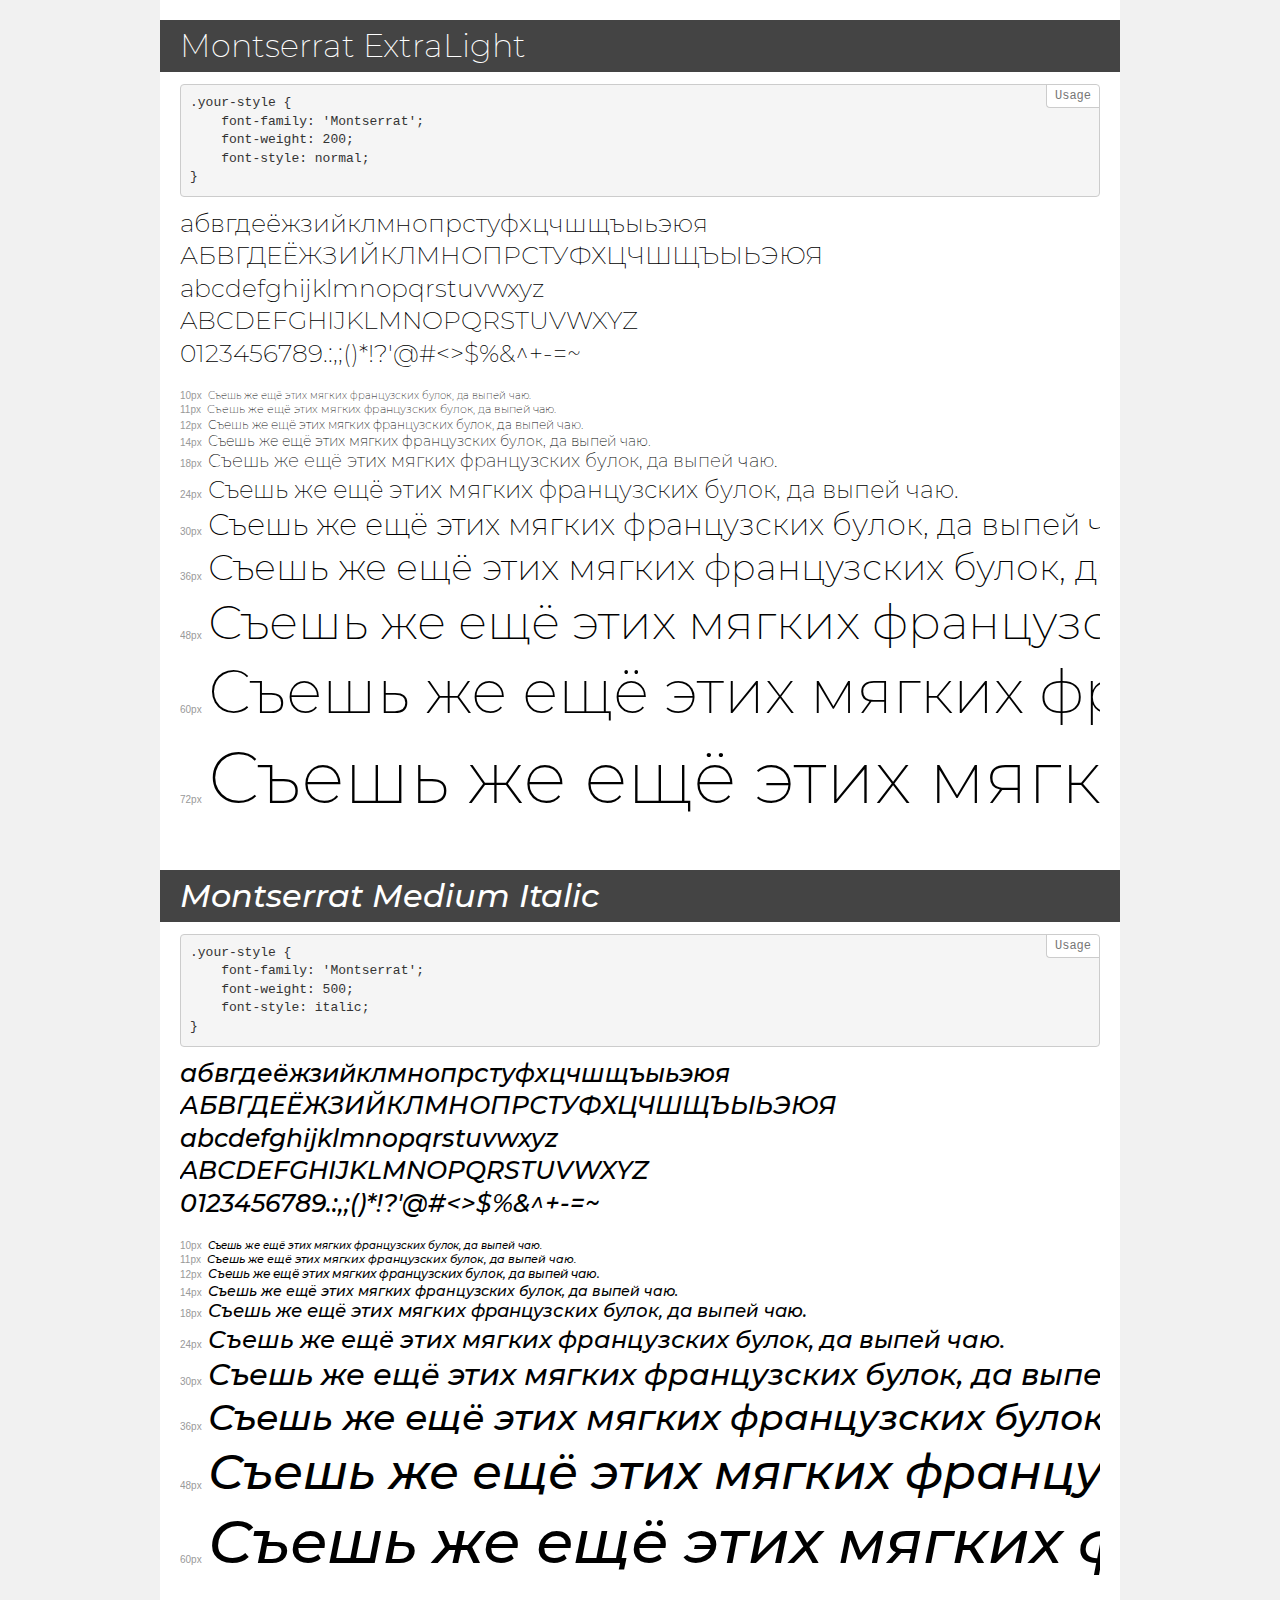
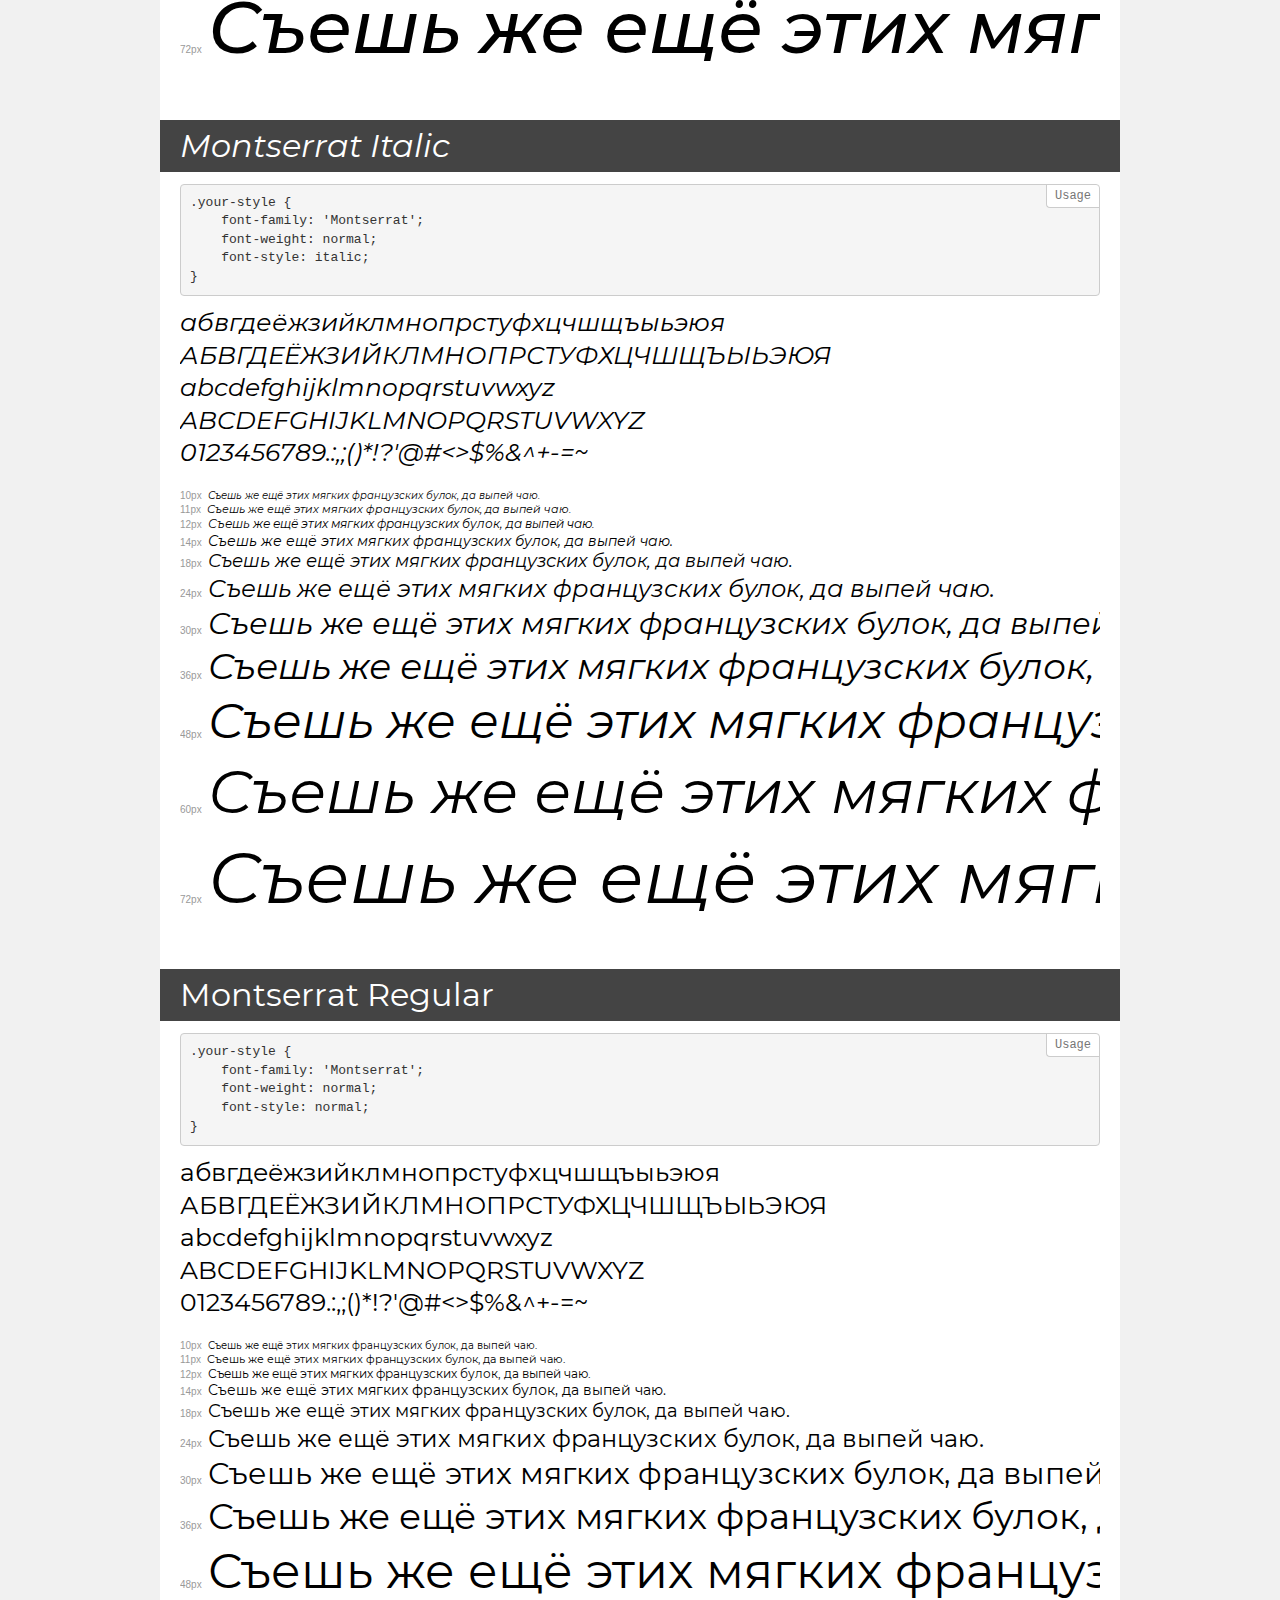
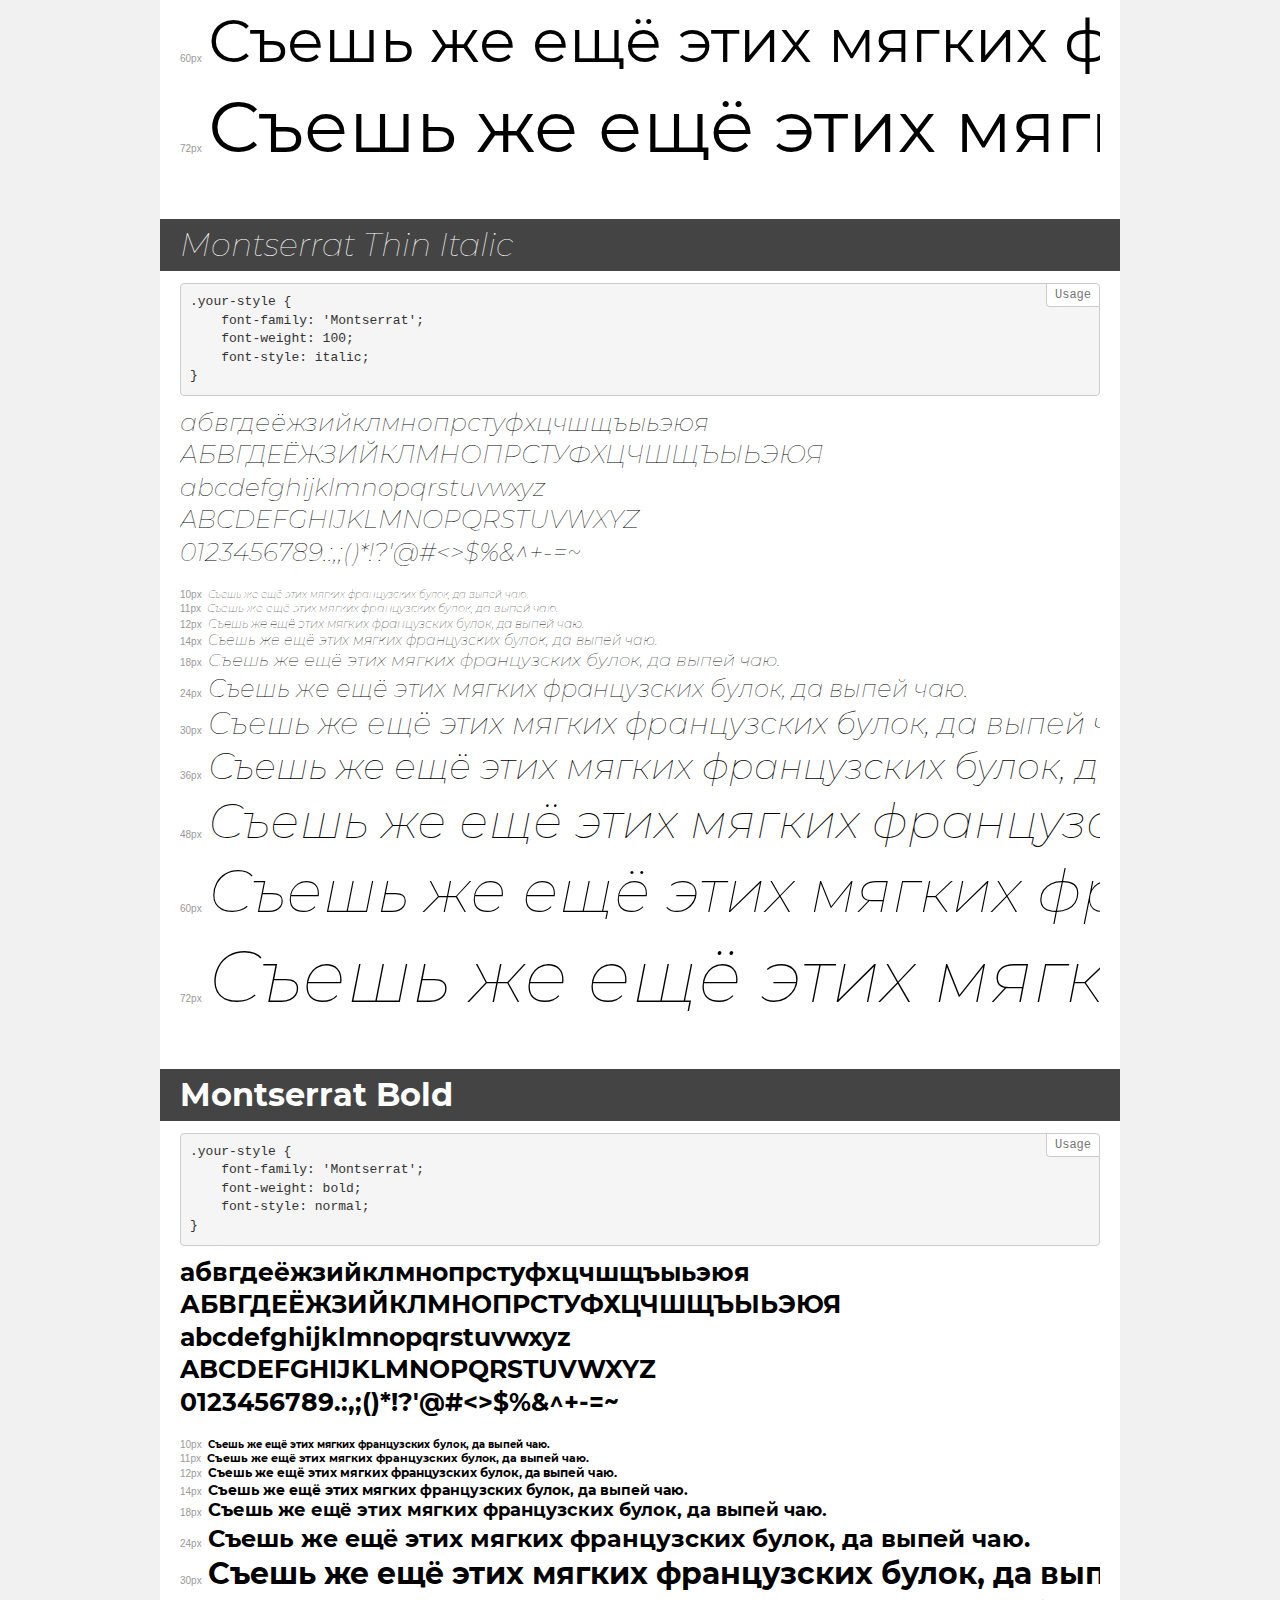
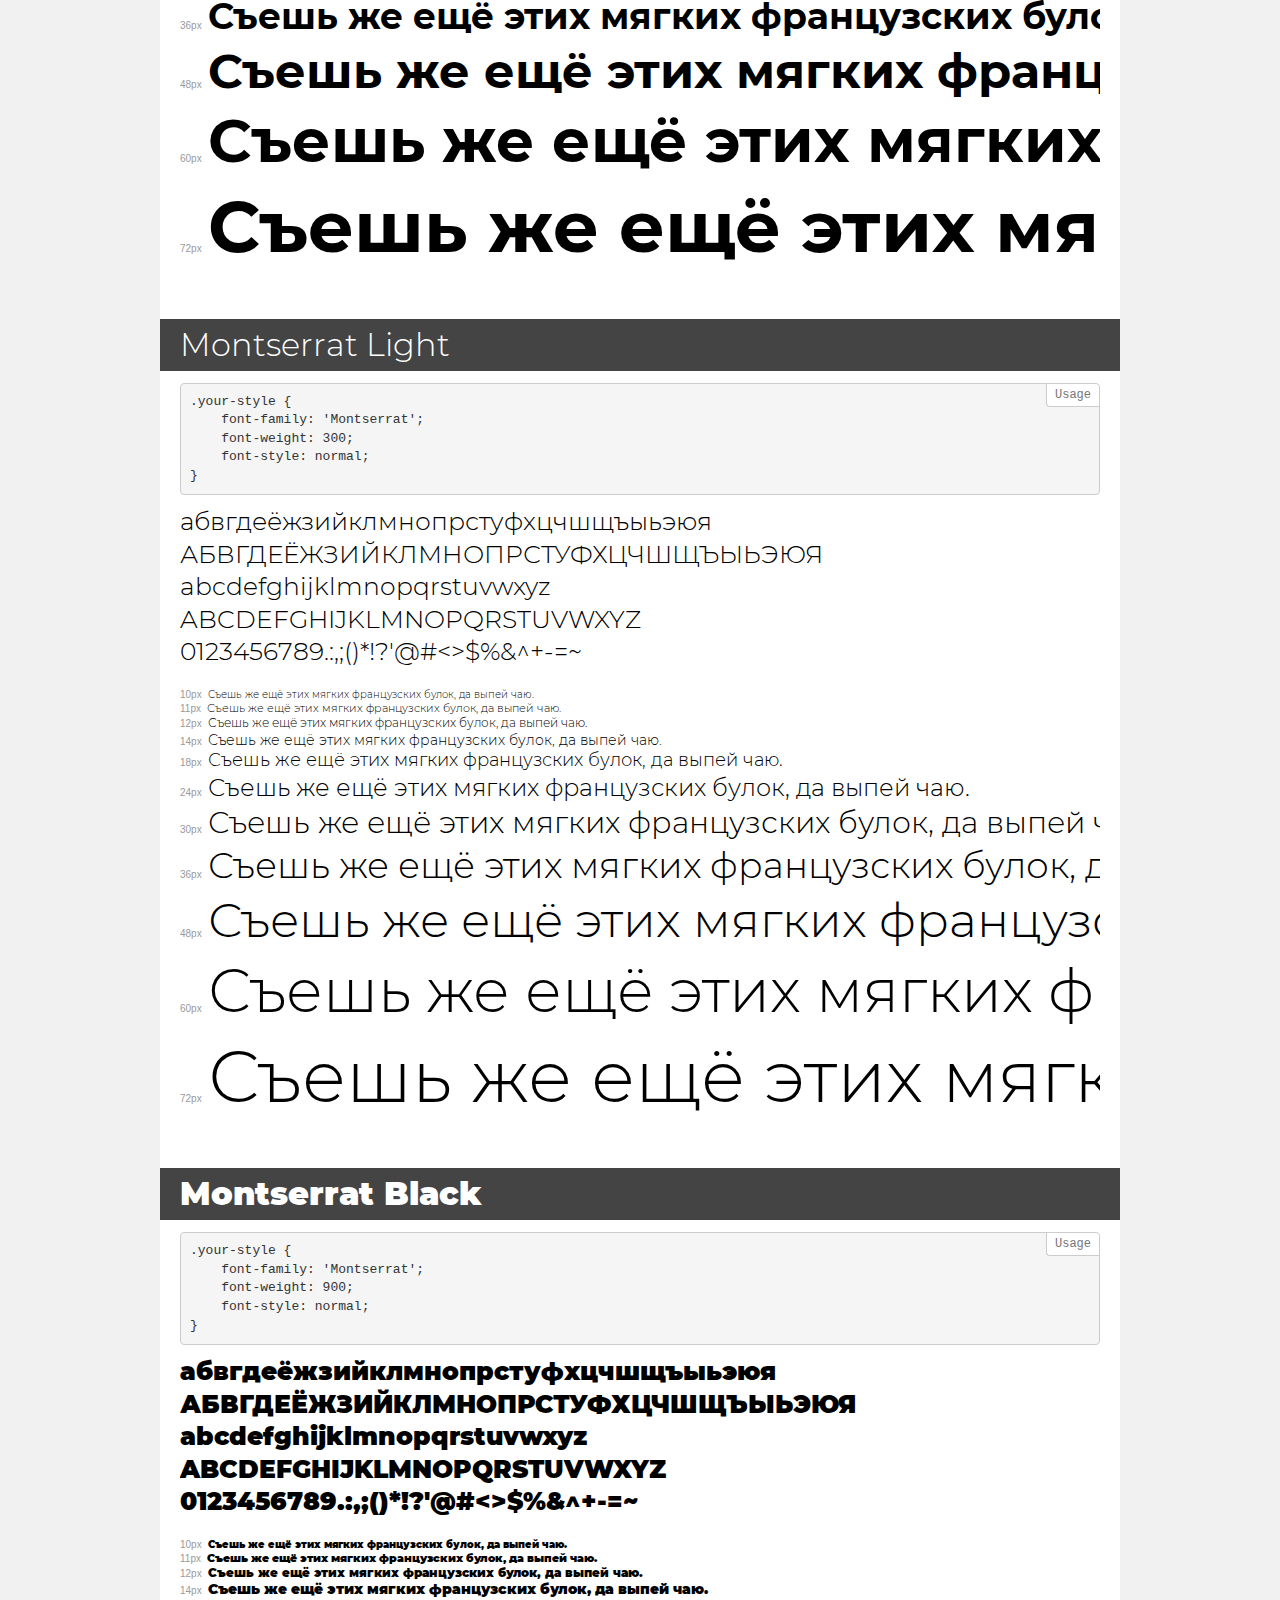
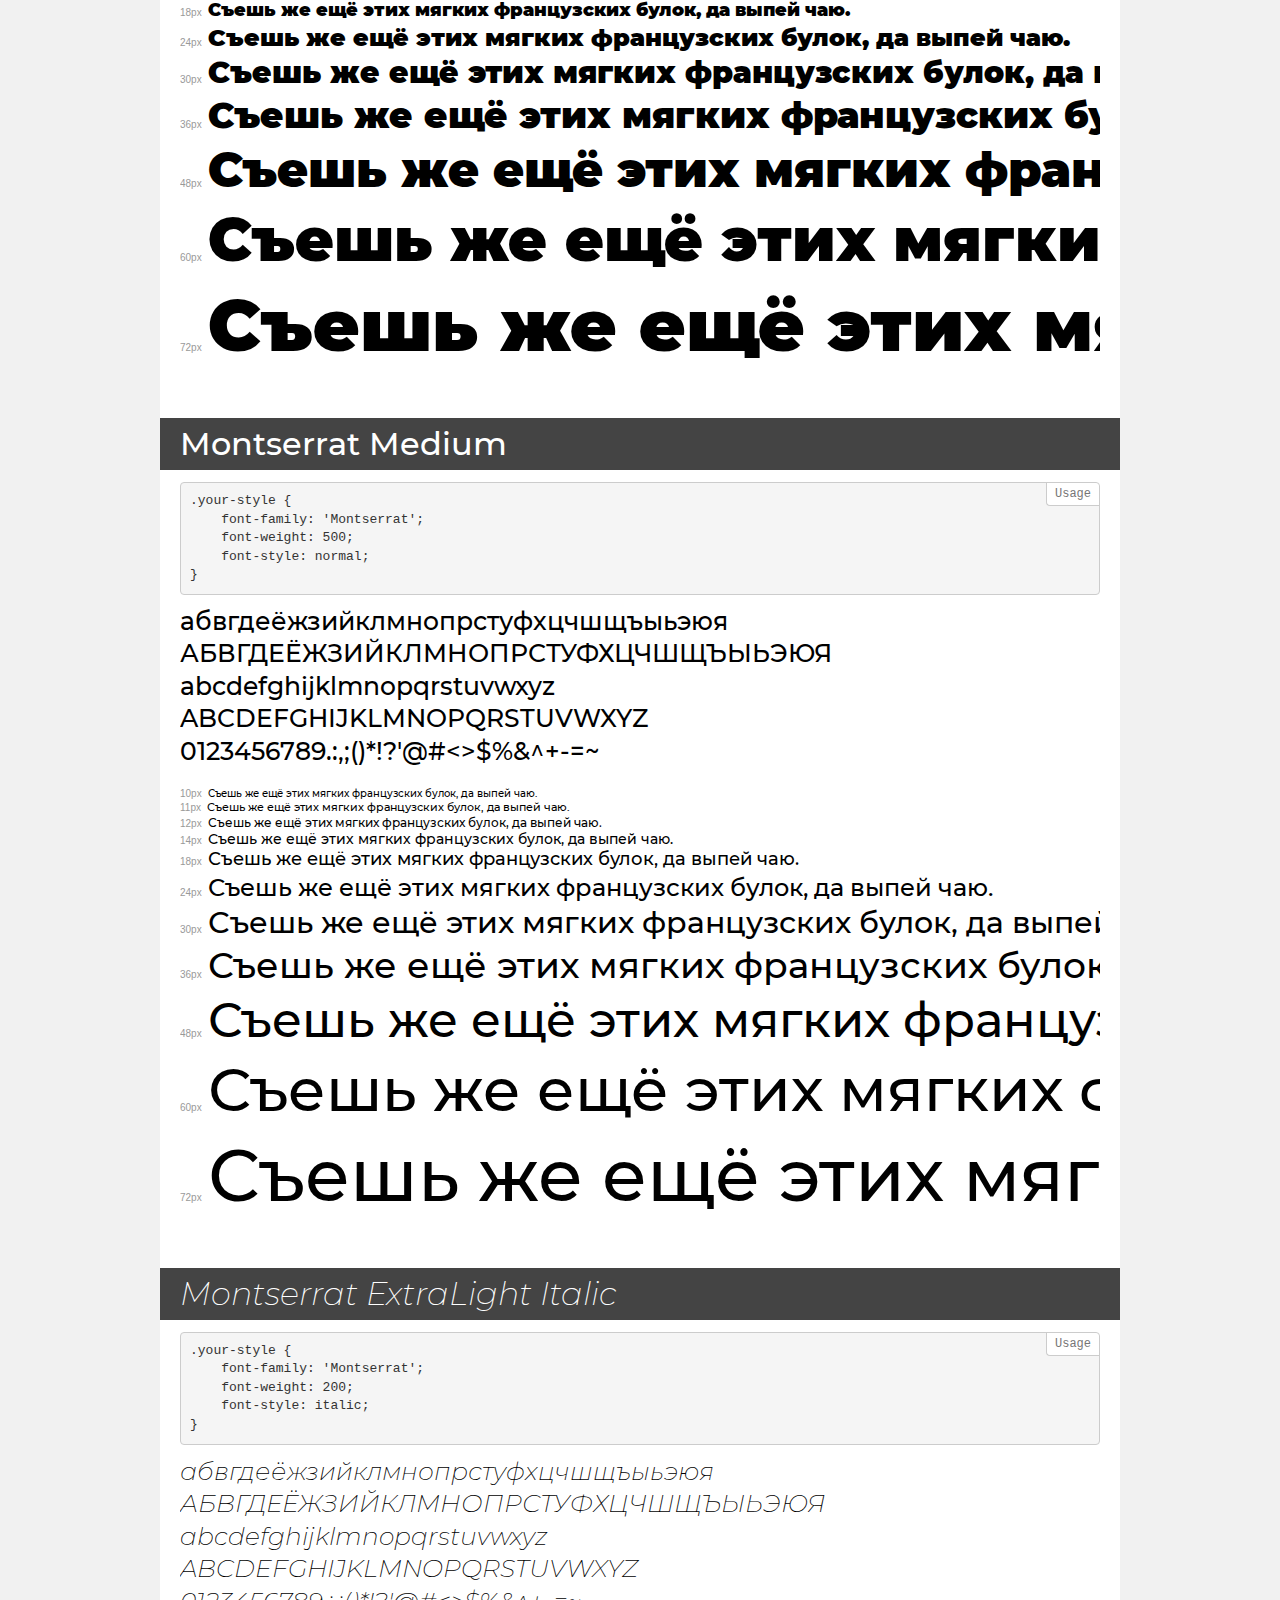
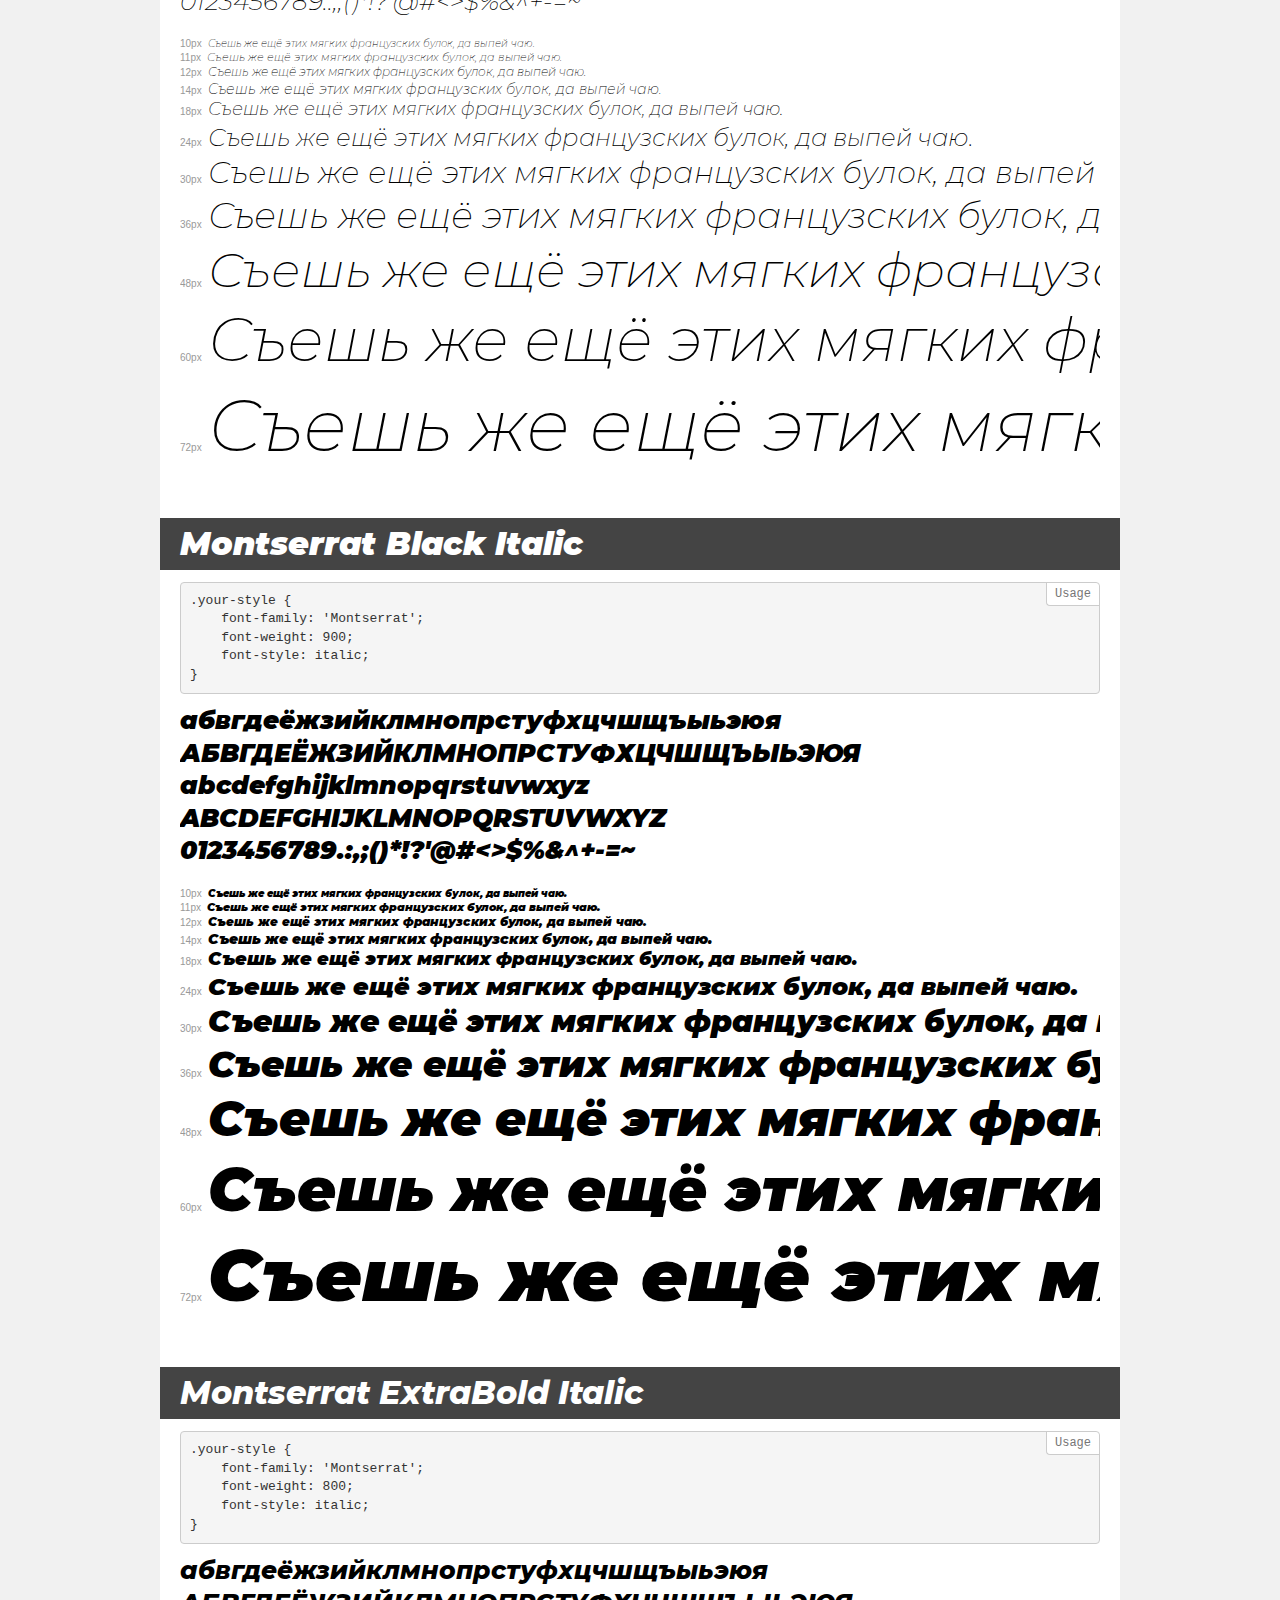
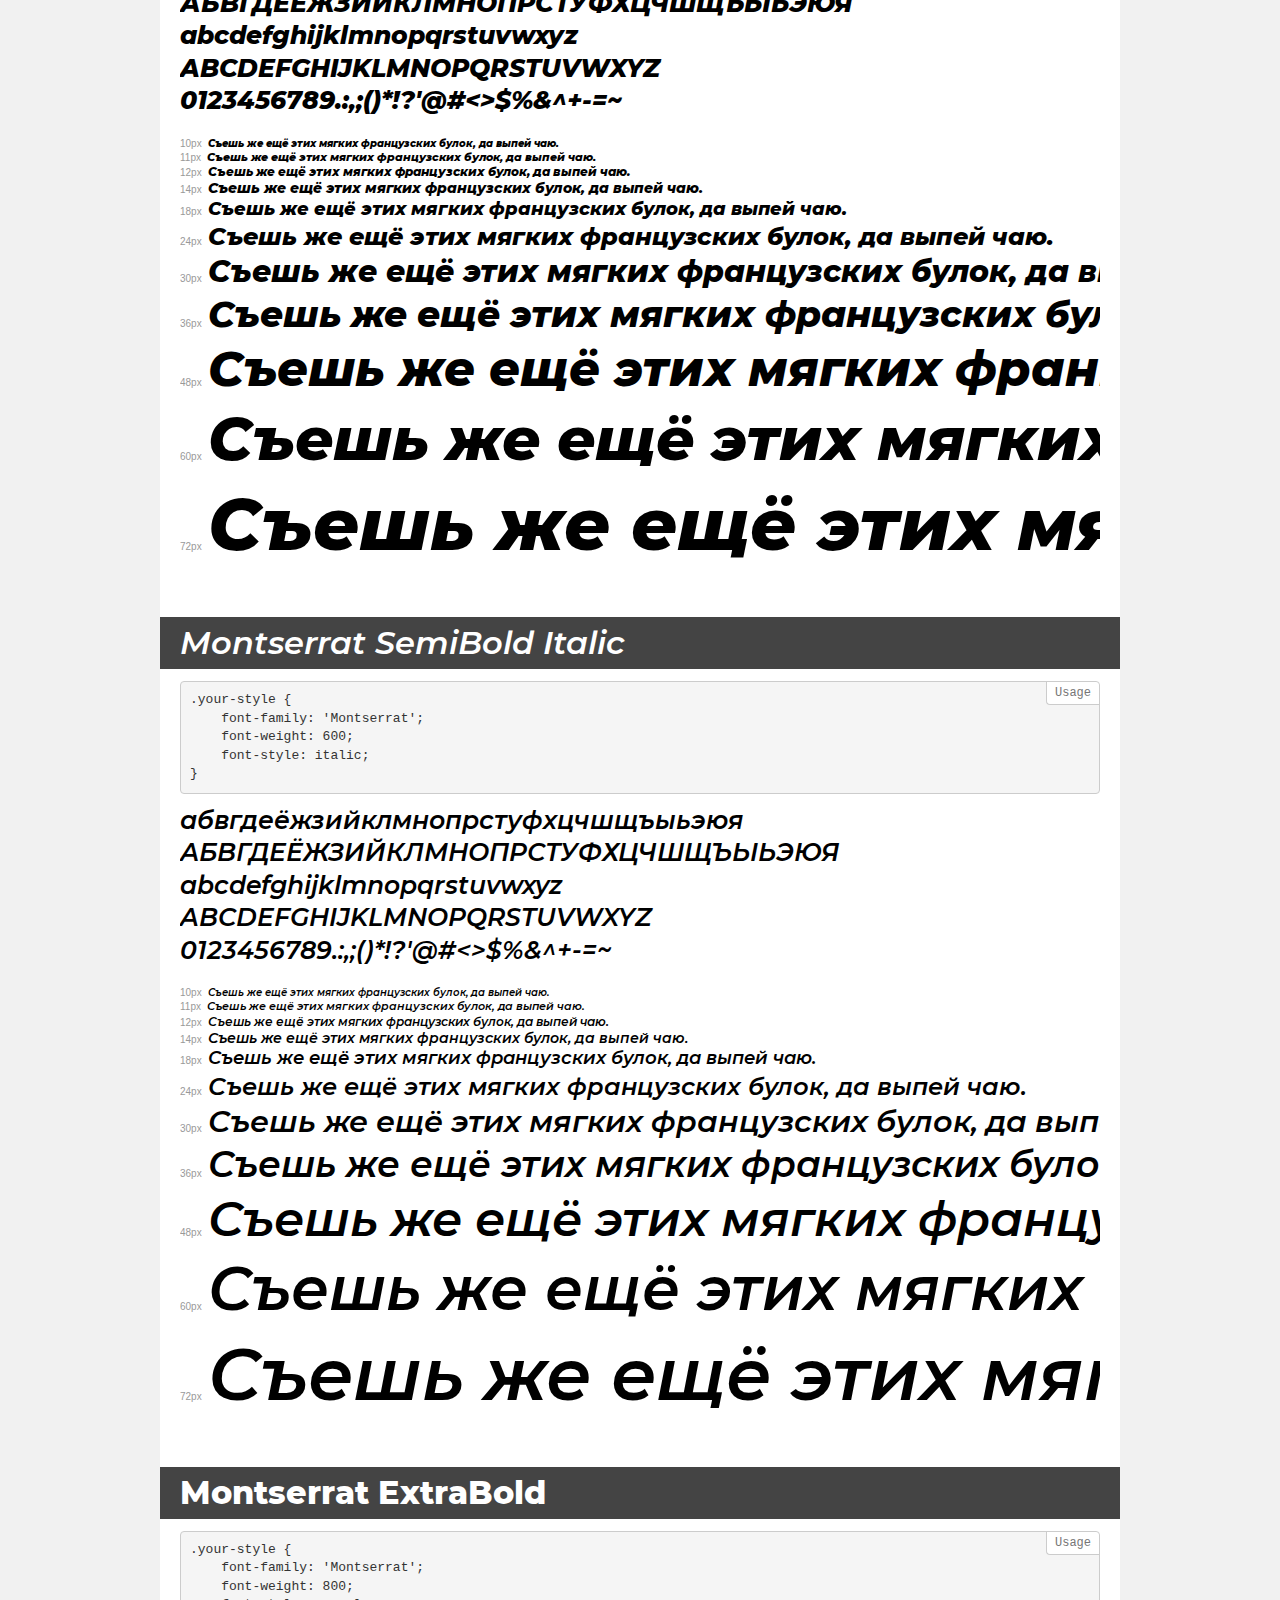
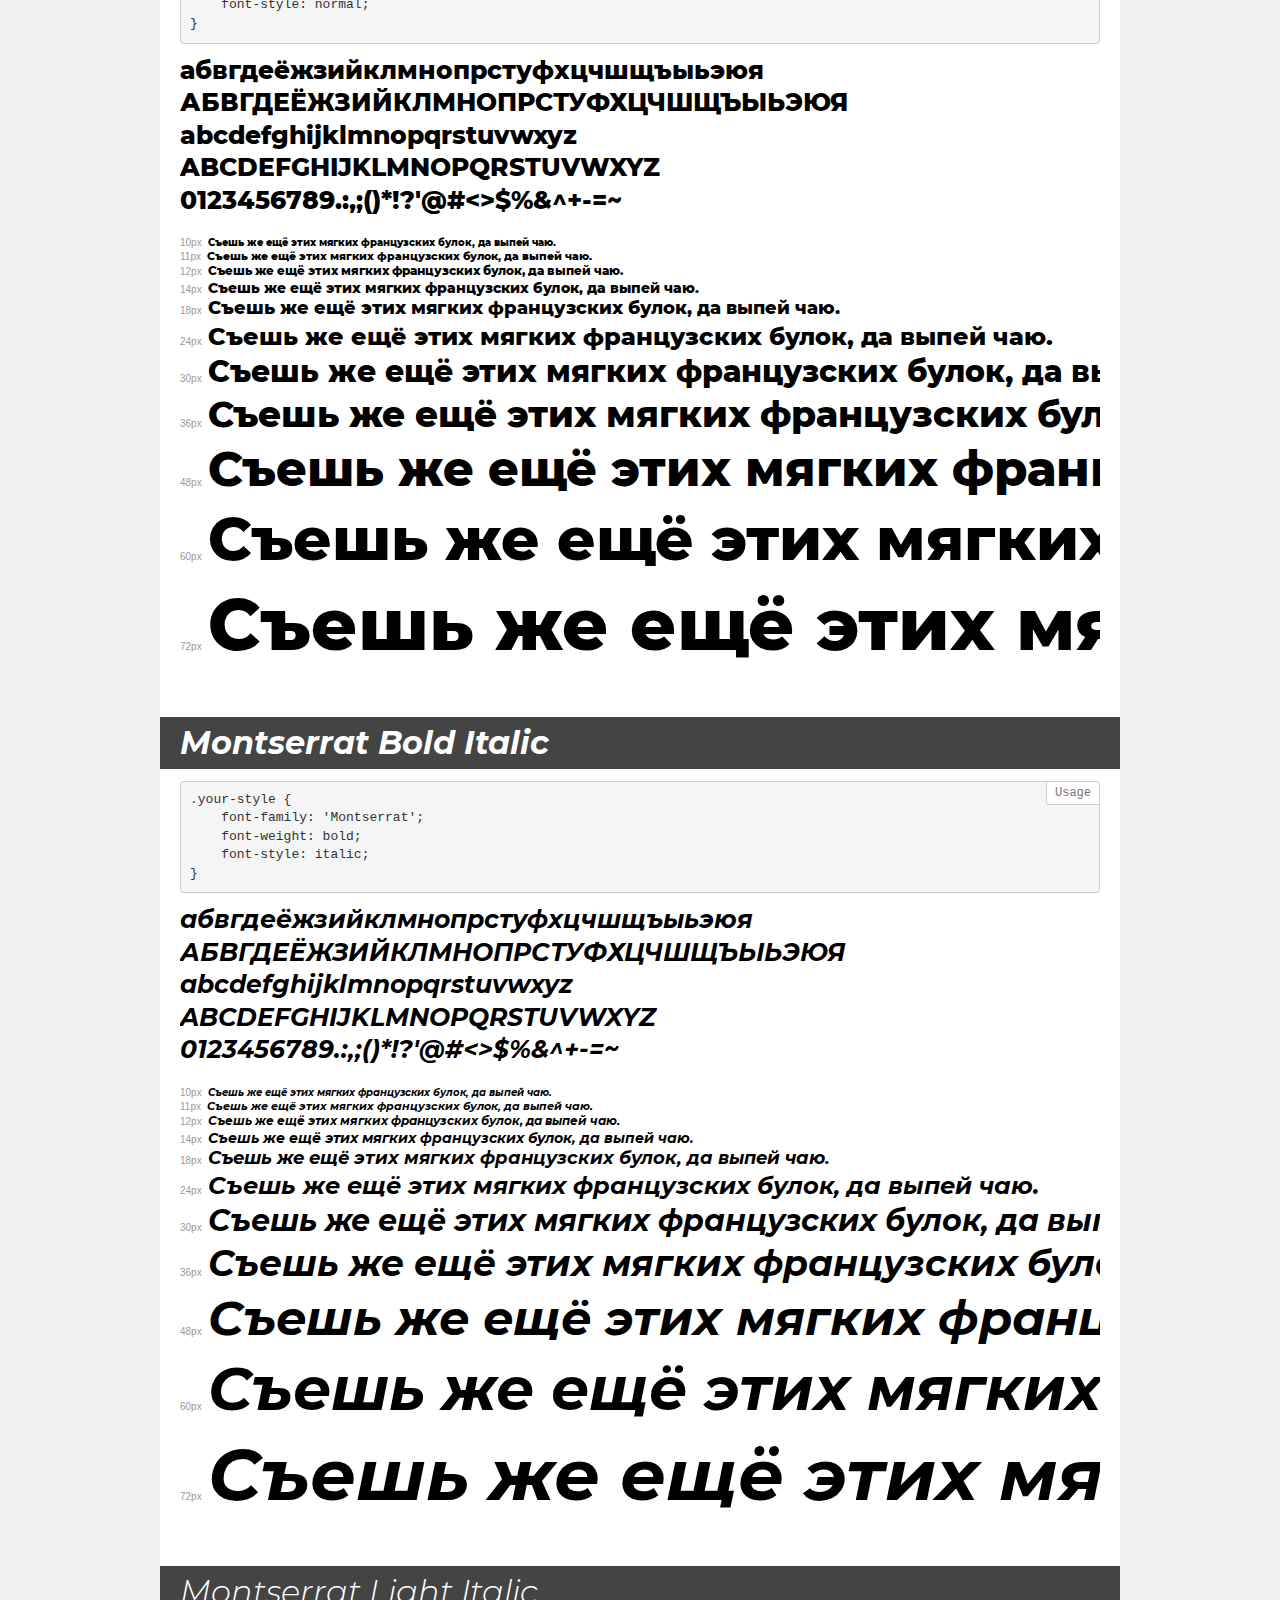
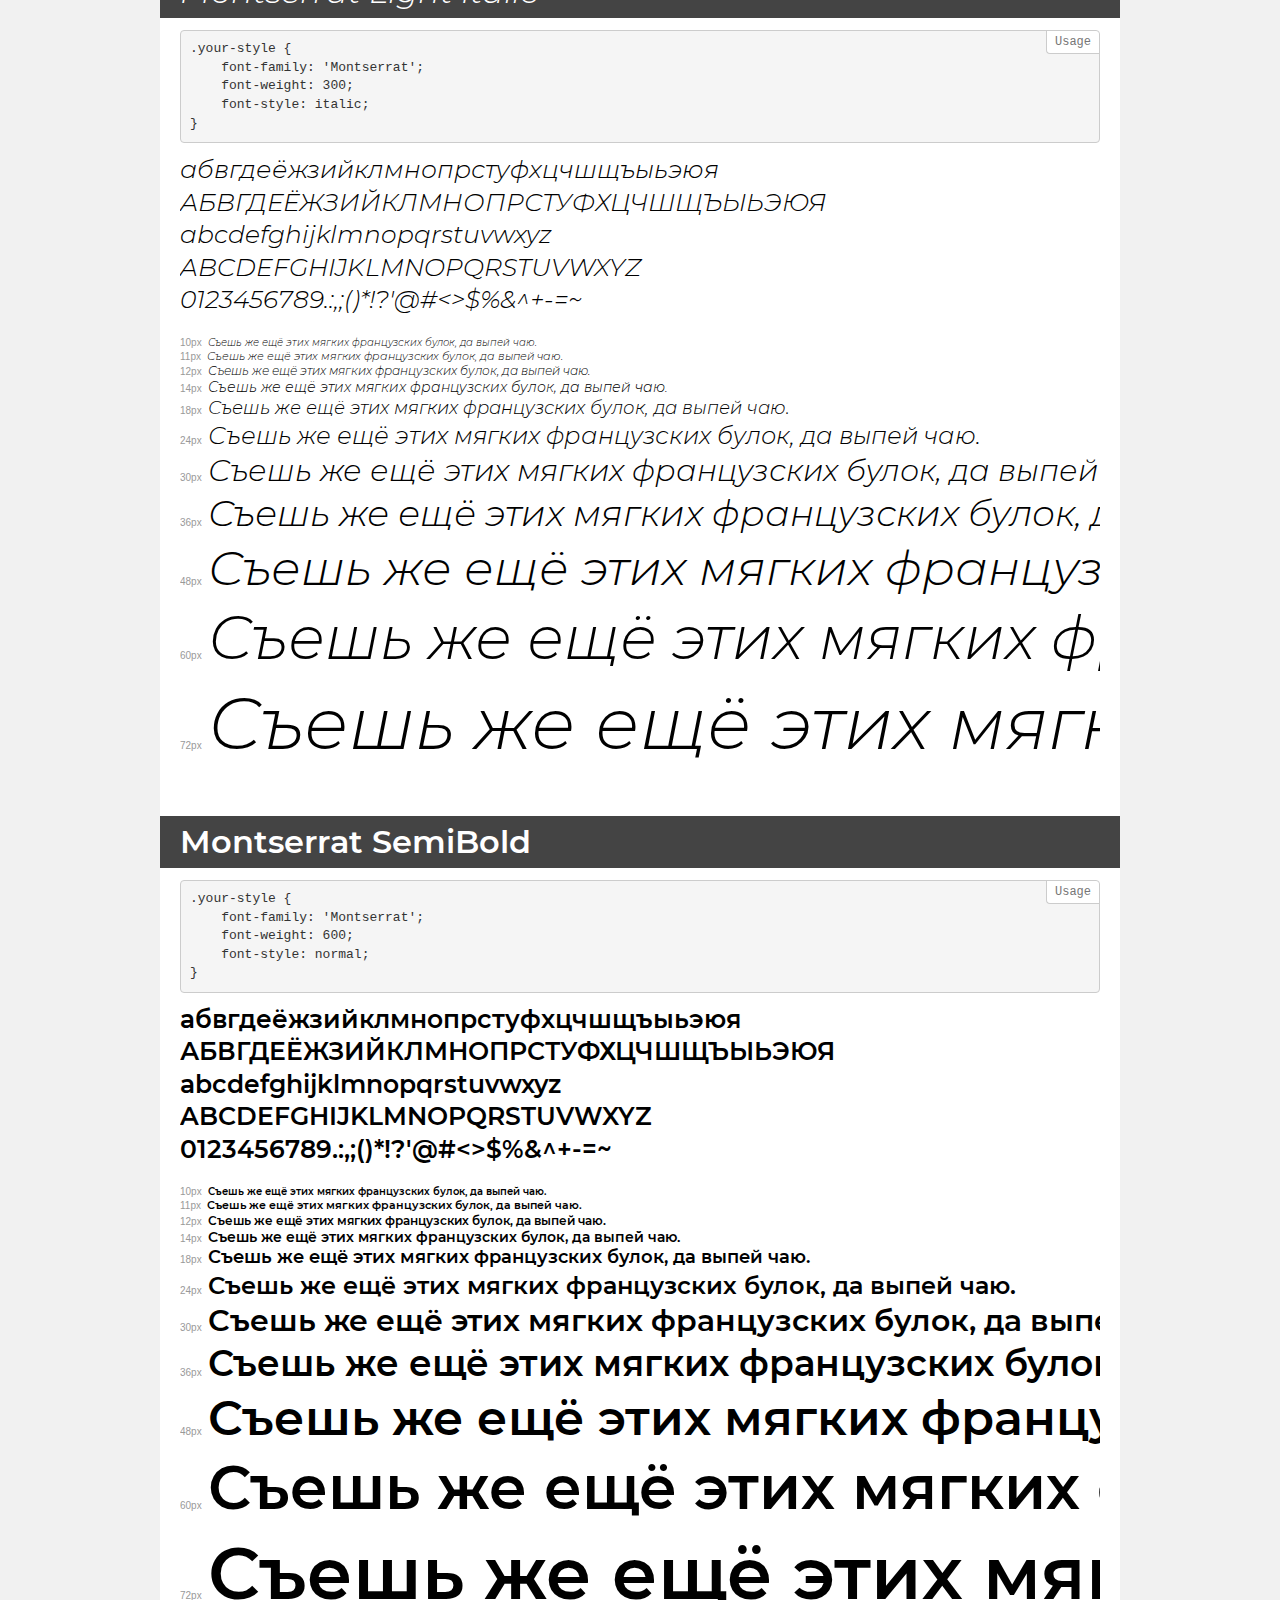
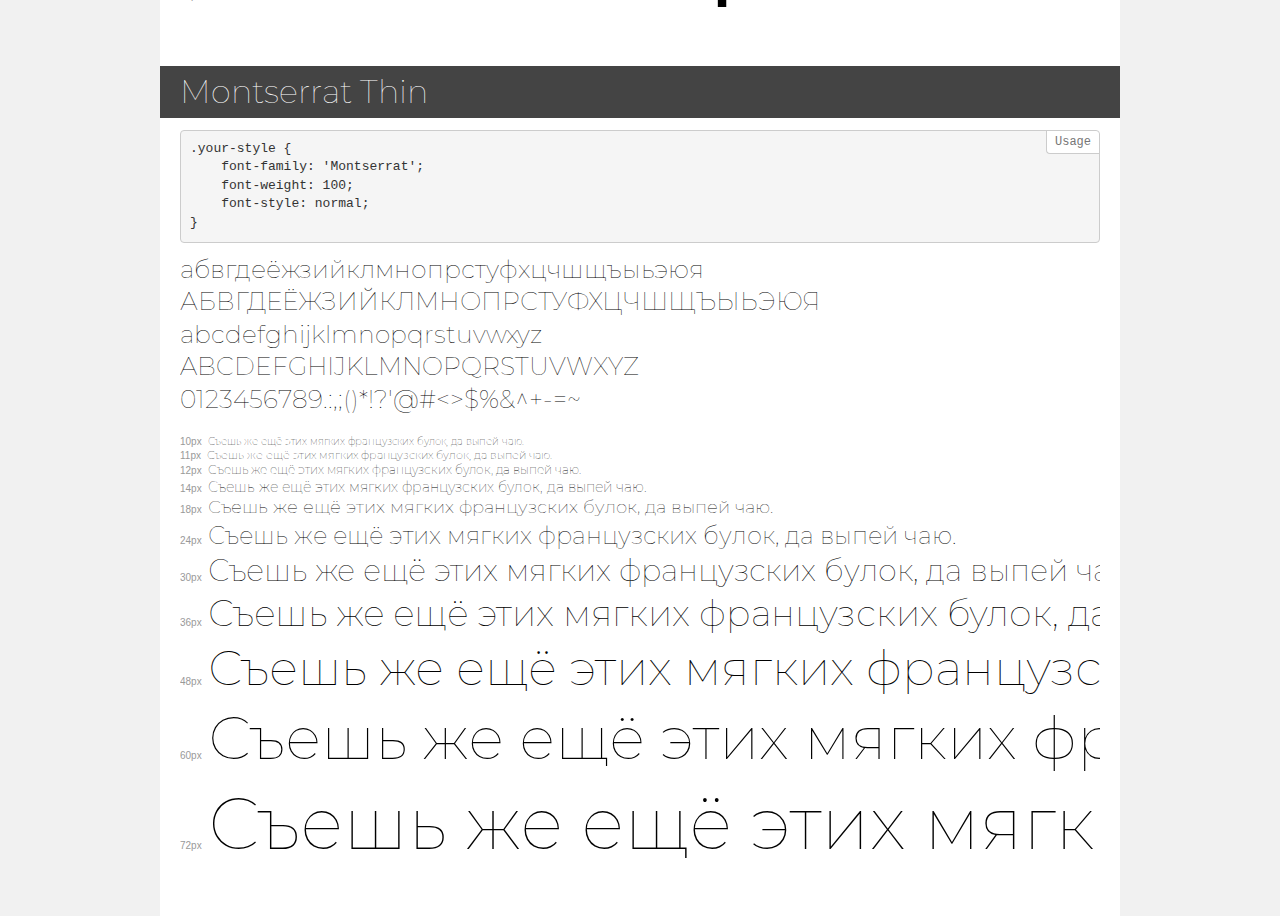
<file: styles/fonts/demo.html>
<!DOCTYPE html>
<html>
<head>
    <meta charset="utf-8">
    <meta http-equiv="X-UA-Compatible" content="IE=edge">
    <meta name="viewport" content="width=device-width, initial-scale=1">
    <meta name="robots" content="noindex, noarchive">
    <meta name="format-detection" content="telephone=no">
    <title>Transfonter demo</title>
    <link href="stylesheet.css" rel="stylesheet">
    <style>
        /*
        http://meyerweb.com/eric/tools/css/reset/
        v2.0 | 20110126
        License: none (public domain)
        */
        html, body, div, span, applet, object, iframe,
        h1, h2, h3, h4, h5, h6, p, blockquote, pre,
        a, abbr, acronym, address, big, cite, code,
        del, dfn, em, img, ins, kbd, q, s, samp,
        small, strike, strong, sub, sup, tt, var,
        b, u, i, center,
        dl, dt, dd, ol, ul, li,
        fieldset, form, label, legend,
        table, caption, tbody, tfoot, thead, tr, th, td,
        article, aside, canvas, details, embed,
        figure, figcaption, footer, header, hgroup,
        menu, nav, output, ruby, section, summary,
        time, mark, audio, video {
            margin: 0;
            padding: 0;
            border: 0;
            font-size: 100%;
            font: inherit;
            vertical-align: baseline;
        }
        /* HTML5 display-role reset for older browsers */
        article, aside, details, figcaption, figure,
        footer, header, hgroup, menu, nav, section {
            display: block;
        }
        body {
            line-height: 1;
        }
        ol, ul {
            list-style: none;
        }
        blockquote, q {
            quotes: none;
        }
        blockquote:before, blockquote:after,
        q:before, q:after {
            content: '';
            content: none;
        }
        table {
            border-collapse: collapse;
            border-spacing: 0;
        }
        /* common styles */
        body {
            background: #f1f1f1;
            color: #000;
        }
        .page {
            background: #fff;
            width: 920px;
            margin: 0 auto;
            padding: 20px 20px 0 20px;
            overflow: hidden;
        }
        .font-container {
            overflow-x: auto;
            overflow-y: hidden;
            margin-bottom: 40px;
            line-height: 1.3;
            white-space: nowrap;
            padding-bottom: 5px;
        }
        h1 {
            position: relative;
            background: #444;
            font-size: 32px;
            color: #fff;
            padding: 10px 20px;
            margin: 0 -20px 12px -20px;
        }
        .letters {
            font-size: 25px;
            margin-bottom: 20px;
        }
        .s10:before {
            content: '10px';
        }
        .s11:before {
            content: '11px';
        }
        .s12:before {
            content: '12px';
        }
        .s14:before {
            content: '14px';
        }
        .s18:before {
            content: '18px';
        }
        .s24:before {
            content: '24px';
        }
        .s30:before {
            content: '30px';
        }
        .s36:before {
            content: '36px';
        }
        .s48:before {
            content: '48px';
        }
        .s60:before {
            content: '60px';
        }
        .s72:before {
            content: '72px';
        }
        .s10:before, .s11:before, .s12:before, .s14:before,
        .s18:before, .s24:before, .s30:before, .s36:before,
        .s48:before, .s60:before, .s72:before {
            font-family: Arial, sans-serif;
            font-size: 10px;
            font-weight: normal;
            font-style: normal;
            color: #999;
            padding-right: 6px;
        }
        pre {
            display: block;
            position: relative;
            padding: 9px;
            margin: 0 0 10px;
            font-family: Monaco, Menlo, Consolas, "Courier New", monospace !important;
            font-size: 13px;
            line-height: 1.428571429;
            color: #333;
            font-weight: normal !important;
            font-style: normal !important;
            background-color: #f5f5f5;
            border: 1px solid #ccc;
            overflow-x: auto;
            border-radius: 4px;
        }
        pre:after {
            display: block;
            position: absolute;
            right: 0;
            top: 0;
            content: 'Usage';
            line-height: 1;
            padding: 5px 8px;
            font-size: 12px;
            color: #767676;
            background-color: #fff;
            border: 1px solid #ccc;
            border-right: none;
            border-top: none;
            border-radius: 0 4px 0 4px;
            z-index: 10;
        }
        /* responsive */
        @media (max-width: 959px) {
            .page {
                width: auto;
                margin: 0;
            }
        }
    </style>
</head>
<body>
<div class="page">
    <div class="demo" style="font-family: 'Montserrat'; font-weight: 200; font-style: normal;">
        <h1>Montserrat ExtraLight</h1>
        <pre>.your-style {
    font-family: 'Montserrat';
    font-weight: 200;
    font-style: normal;
}</pre>
        <div class="font-container">
            <p class="letters">
                абвгдеёжзийклмнопрстуфхцчшщъыьэюя<br>
АБВГДЕЁЖЗИЙКЛМНОПРСТУФХЦЧШЩЪЫЬЭЮЯ<br>
abcdefghijklmnopqrstuvwxyz<br>
ABCDEFGHIJKLMNOPQRSTUVWXYZ<br>
                0123456789.:,;()*!?'@#<>$%&^+-=~
            </p>
            <p class="s10" style="font-size: 10px;">Съешь же ещё этих мягких французских булок, да выпей чаю.</p>
            <p class="s11" style="font-size: 11px;">Съешь же ещё этих мягких французских булок, да выпей чаю.</p>
            <p class="s12" style="font-size: 12px;">Съешь же ещё этих мягких французских булок, да выпей чаю.</p>
            <p class="s14" style="font-size: 14px;">Съешь же ещё этих мягких французских булок, да выпей чаю.</p>
            <p class="s18" style="font-size: 18px;">Съешь же ещё этих мягких французских булок, да выпей чаю.</p>
            <p class="s24" style="font-size: 24px;">Съешь же ещё этих мягких французских булок, да выпей чаю.</p>
            <p class="s30" style="font-size: 30px;">Съешь же ещё этих мягких французских булок, да выпей чаю.</p>
            <p class="s36" style="font-size: 36px;">Съешь же ещё этих мягких французских булок, да выпей чаю.</p>
            <p class="s48" style="font-size: 48px;">Съешь же ещё этих мягких французских булок, да выпей чаю.</p>
            <p class="s60" style="font-size: 60px;">Съешь же ещё этих мягких французских булок, да выпей чаю.</p>
            <p class="s72" style="font-size: 72px;">Съешь же ещё этих мягких французских булок, да выпей чаю.</p>
        </div>
    </div>
    <div class="demo" style="font-family: 'Montserrat'; font-weight: 500; font-style: italic;">
        <h1>Montserrat Medium Italic</h1>
        <pre>.your-style {
    font-family: 'Montserrat';
    font-weight: 500;
    font-style: italic;
}</pre>
        <div class="font-container">
            <p class="letters">
                абвгдеёжзийклмнопрстуфхцчшщъыьэюя<br>
АБВГДЕЁЖЗИЙКЛМНОПРСТУФХЦЧШЩЪЫЬЭЮЯ<br>
abcdefghijklmnopqrstuvwxyz<br>
ABCDEFGHIJKLMNOPQRSTUVWXYZ<br>
                0123456789.:,;()*!?'@#<>$%&^+-=~
            </p>
            <p class="s10" style="font-size: 10px;">Съешь же ещё этих мягких французских булок, да выпей чаю.</p>
            <p class="s11" style="font-size: 11px;">Съешь же ещё этих мягких французских булок, да выпей чаю.</p>
            <p class="s12" style="font-size: 12px;">Съешь же ещё этих мягких французских булок, да выпей чаю.</p>
            <p class="s14" style="font-size: 14px;">Съешь же ещё этих мягких французских булок, да выпей чаю.</p>
            <p class="s18" style="font-size: 18px;">Съешь же ещё этих мягких французских булок, да выпей чаю.</p>
            <p class="s24" style="font-size: 24px;">Съешь же ещё этих мягких французских булок, да выпей чаю.</p>
            <p class="s30" style="font-size: 30px;">Съешь же ещё этих мягких французских булок, да выпей чаю.</p>
            <p class="s36" style="font-size: 36px;">Съешь же ещё этих мягких французских булок, да выпей чаю.</p>
            <p class="s48" style="font-size: 48px;">Съешь же ещё этих мягких французских булок, да выпей чаю.</p>
            <p class="s60" style="font-size: 60px;">Съешь же ещё этих мягких французских булок, да выпей чаю.</p>
            <p class="s72" style="font-size: 72px;">Съешь же ещё этих мягких французских булок, да выпей чаю.</p>
        </div>
    </div>
    <div class="demo" style="font-family: 'Montserrat'; font-weight: normal; font-style: italic;">
        <h1>Montserrat Italic</h1>
        <pre>.your-style {
    font-family: 'Montserrat';
    font-weight: normal;
    font-style: italic;
}</pre>
        <div class="font-container">
            <p class="letters">
                абвгдеёжзийклмнопрстуфхцчшщъыьэюя<br>
АБВГДЕЁЖЗИЙКЛМНОПРСТУФХЦЧШЩЪЫЬЭЮЯ<br>
abcdefghijklmnopqrstuvwxyz<br>
ABCDEFGHIJKLMNOPQRSTUVWXYZ<br>
                0123456789.:,;()*!?'@#<>$%&^+-=~
            </p>
            <p class="s10" style="font-size: 10px;">Съешь же ещё этих мягких французских булок, да выпей чаю.</p>
            <p class="s11" style="font-size: 11px;">Съешь же ещё этих мягких французских булок, да выпей чаю.</p>
            <p class="s12" style="font-size: 12px;">Съешь же ещё этих мягких французских булок, да выпей чаю.</p>
            <p class="s14" style="font-size: 14px;">Съешь же ещё этих мягких французских булок, да выпей чаю.</p>
            <p class="s18" style="font-size: 18px;">Съешь же ещё этих мягких французских булок, да выпей чаю.</p>
            <p class="s24" style="font-size: 24px;">Съешь же ещё этих мягких французских булок, да выпей чаю.</p>
            <p class="s30" style="font-size: 30px;">Съешь же ещё этих мягких французских булок, да выпей чаю.</p>
            <p class="s36" style="font-size: 36px;">Съешь же ещё этих мягких французских булок, да выпей чаю.</p>
            <p class="s48" style="font-size: 48px;">Съешь же ещё этих мягких французских булок, да выпей чаю.</p>
            <p class="s60" style="font-size: 60px;">Съешь же ещё этих мягких французских булок, да выпей чаю.</p>
            <p class="s72" style="font-size: 72px;">Съешь же ещё этих мягких французских булок, да выпей чаю.</p>
        </div>
    </div>
    <div class="demo" style="font-family: 'Montserrat'; font-weight: normal; font-style: normal;">
        <h1>Montserrat Regular</h1>
        <pre>.your-style {
    font-family: 'Montserrat';
    font-weight: normal;
    font-style: normal;
}</pre>
        <div class="font-container">
            <p class="letters">
                абвгдеёжзийклмнопрстуфхцчшщъыьэюя<br>
АБВГДЕЁЖЗИЙКЛМНОПРСТУФХЦЧШЩЪЫЬЭЮЯ<br>
abcdefghijklmnopqrstuvwxyz<br>
ABCDEFGHIJKLMNOPQRSTUVWXYZ<br>
                0123456789.:,;()*!?'@#<>$%&^+-=~
            </p>
            <p class="s10" style="font-size: 10px;">Съешь же ещё этих мягких французских булок, да выпей чаю.</p>
            <p class="s11" style="font-size: 11px;">Съешь же ещё этих мягких французских булок, да выпей чаю.</p>
            <p class="s12" style="font-size: 12px;">Съешь же ещё этих мягких французских булок, да выпей чаю.</p>
            <p class="s14" style="font-size: 14px;">Съешь же ещё этих мягких французских булок, да выпей чаю.</p>
            <p class="s18" style="font-size: 18px;">Съешь же ещё этих мягких французских булок, да выпей чаю.</p>
            <p class="s24" style="font-size: 24px;">Съешь же ещё этих мягких французских булок, да выпей чаю.</p>
            <p class="s30" style="font-size: 30px;">Съешь же ещё этих мягких французских булок, да выпей чаю.</p>
            <p class="s36" style="font-size: 36px;">Съешь же ещё этих мягких французских булок, да выпей чаю.</p>
            <p class="s48" style="font-size: 48px;">Съешь же ещё этих мягких французских булок, да выпей чаю.</p>
            <p class="s60" style="font-size: 60px;">Съешь же ещё этих мягких французских булок, да выпей чаю.</p>
            <p class="s72" style="font-size: 72px;">Съешь же ещё этих мягких французских булок, да выпей чаю.</p>
        </div>
    </div>
    <div class="demo" style="font-family: 'Montserrat'; font-weight: 100; font-style: italic;">
        <h1>Montserrat Thin Italic</h1>
        <pre>.your-style {
    font-family: 'Montserrat';
    font-weight: 100;
    font-style: italic;
}</pre>
        <div class="font-container">
            <p class="letters">
                абвгдеёжзийклмнопрстуфхцчшщъыьэюя<br>
АБВГДЕЁЖЗИЙКЛМНОПРСТУФХЦЧШЩЪЫЬЭЮЯ<br>
abcdefghijklmnopqrstuvwxyz<br>
ABCDEFGHIJKLMNOPQRSTUVWXYZ<br>
                0123456789.:,;()*!?'@#<>$%&^+-=~
            </p>
            <p class="s10" style="font-size: 10px;">Съешь же ещё этих мягких французских булок, да выпей чаю.</p>
            <p class="s11" style="font-size: 11px;">Съешь же ещё этих мягких французских булок, да выпей чаю.</p>
            <p class="s12" style="font-size: 12px;">Съешь же ещё этих мягких французских булок, да выпей чаю.</p>
            <p class="s14" style="font-size: 14px;">Съешь же ещё этих мягких французских булок, да выпей чаю.</p>
            <p class="s18" style="font-size: 18px;">Съешь же ещё этих мягких французских булок, да выпей чаю.</p>
            <p class="s24" style="font-size: 24px;">Съешь же ещё этих мягких французских булок, да выпей чаю.</p>
            <p class="s30" style="font-size: 30px;">Съешь же ещё этих мягких французских булок, да выпей чаю.</p>
            <p class="s36" style="font-size: 36px;">Съешь же ещё этих мягких французских булок, да выпей чаю.</p>
            <p class="s48" style="font-size: 48px;">Съешь же ещё этих мягких французских булок, да выпей чаю.</p>
            <p class="s60" style="font-size: 60px;">Съешь же ещё этих мягких французских булок, да выпей чаю.</p>
            <p class="s72" style="font-size: 72px;">Съешь же ещё этих мягких французских булок, да выпей чаю.</p>
        </div>
    </div>
    <div class="demo" style="font-family: 'Montserrat'; font-weight: bold; font-style: normal;">
        <h1>Montserrat Bold</h1>
        <pre>.your-style {
    font-family: 'Montserrat';
    font-weight: bold;
    font-style: normal;
}</pre>
        <div class="font-container">
            <p class="letters">
                абвгдеёжзийклмнопрстуфхцчшщъыьэюя<br>
АБВГДЕЁЖЗИЙКЛМНОПРСТУФХЦЧШЩЪЫЬЭЮЯ<br>
abcdefghijklmnopqrstuvwxyz<br>
ABCDEFGHIJKLMNOPQRSTUVWXYZ<br>
                0123456789.:,;()*!?'@#<>$%&^+-=~
            </p>
            <p class="s10" style="font-size: 10px;">Съешь же ещё этих мягких французских булок, да выпей чаю.</p>
            <p class="s11" style="font-size: 11px;">Съешь же ещё этих мягких французских булок, да выпей чаю.</p>
            <p class="s12" style="font-size: 12px;">Съешь же ещё этих мягких французских булок, да выпей чаю.</p>
            <p class="s14" style="font-size: 14px;">Съешь же ещё этих мягких французских булок, да выпей чаю.</p>
            <p class="s18" style="font-size: 18px;">Съешь же ещё этих мягких французских булок, да выпей чаю.</p>
            <p class="s24" style="font-size: 24px;">Съешь же ещё этих мягких французских булок, да выпей чаю.</p>
            <p class="s30" style="font-size: 30px;">Съешь же ещё этих мягких французских булок, да выпей чаю.</p>
            <p class="s36" style="font-size: 36px;">Съешь же ещё этих мягких французских булок, да выпей чаю.</p>
            <p class="s48" style="font-size: 48px;">Съешь же ещё этих мягких французских булок, да выпей чаю.</p>
            <p class="s60" style="font-size: 60px;">Съешь же ещё этих мягких французских булок, да выпей чаю.</p>
            <p class="s72" style="font-size: 72px;">Съешь же ещё этих мягких французских булок, да выпей чаю.</p>
        </div>
    </div>
    <div class="demo" style="font-family: 'Montserrat'; font-weight: 300; font-style: normal;">
        <h1>Montserrat Light</h1>
        <pre>.your-style {
    font-family: 'Montserrat';
    font-weight: 300;
    font-style: normal;
}</pre>
        <div class="font-container">
            <p class="letters">
                абвгдеёжзийклмнопрстуфхцчшщъыьэюя<br>
АБВГДЕЁЖЗИЙКЛМНОПРСТУФХЦЧШЩЪЫЬЭЮЯ<br>
abcdefghijklmnopqrstuvwxyz<br>
ABCDEFGHIJKLMNOPQRSTUVWXYZ<br>
                0123456789.:,;()*!?'@#<>$%&^+-=~
            </p>
            <p class="s10" style="font-size: 10px;">Съешь же ещё этих мягких французских булок, да выпей чаю.</p>
            <p class="s11" style="font-size: 11px;">Съешь же ещё этих мягких французских булок, да выпей чаю.</p>
            <p class="s12" style="font-size: 12px;">Съешь же ещё этих мягких французских булок, да выпей чаю.</p>
            <p class="s14" style="font-size: 14px;">Съешь же ещё этих мягких французских булок, да выпей чаю.</p>
            <p class="s18" style="font-size: 18px;">Съешь же ещё этих мягких французских булок, да выпей чаю.</p>
            <p class="s24" style="font-size: 24px;">Съешь же ещё этих мягких французских булок, да выпей чаю.</p>
            <p class="s30" style="font-size: 30px;">Съешь же ещё этих мягких французских булок, да выпей чаю.</p>
            <p class="s36" style="font-size: 36px;">Съешь же ещё этих мягких французских булок, да выпей чаю.</p>
            <p class="s48" style="font-size: 48px;">Съешь же ещё этих мягких французских булок, да выпей чаю.</p>
            <p class="s60" style="font-size: 60px;">Съешь же ещё этих мягких французских булок, да выпей чаю.</p>
            <p class="s72" style="font-size: 72px;">Съешь же ещё этих мягких французских булок, да выпей чаю.</p>
        </div>
    </div>
    <div class="demo" style="font-family: 'Montserrat'; font-weight: 900; font-style: normal;">
        <h1>Montserrat Black</h1>
        <pre>.your-style {
    font-family: 'Montserrat';
    font-weight: 900;
    font-style: normal;
}</pre>
        <div class="font-container">
            <p class="letters">
                абвгдеёжзийклмнопрстуфхцчшщъыьэюя<br>
АБВГДЕЁЖЗИЙКЛМНОПРСТУФХЦЧШЩЪЫЬЭЮЯ<br>
abcdefghijklmnopqrstuvwxyz<br>
ABCDEFGHIJKLMNOPQRSTUVWXYZ<br>
                0123456789.:,;()*!?'@#<>$%&^+-=~
            </p>
            <p class="s10" style="font-size: 10px;">Съешь же ещё этих мягких французских булок, да выпей чаю.</p>
            <p class="s11" style="font-size: 11px;">Съешь же ещё этих мягких французских булок, да выпей чаю.</p>
            <p class="s12" style="font-size: 12px;">Съешь же ещё этих мягких французских булок, да выпей чаю.</p>
            <p class="s14" style="font-size: 14px;">Съешь же ещё этих мягких французских булок, да выпей чаю.</p>
            <p class="s18" style="font-size: 18px;">Съешь же ещё этих мягких французских булок, да выпей чаю.</p>
            <p class="s24" style="font-size: 24px;">Съешь же ещё этих мягких французских булок, да выпей чаю.</p>
            <p class="s30" style="font-size: 30px;">Съешь же ещё этих мягких французских булок, да выпей чаю.</p>
            <p class="s36" style="font-size: 36px;">Съешь же ещё этих мягких французских булок, да выпей чаю.</p>
            <p class="s48" style="font-size: 48px;">Съешь же ещё этих мягких французских булок, да выпей чаю.</p>
            <p class="s60" style="font-size: 60px;">Съешь же ещё этих мягких французских булок, да выпей чаю.</p>
            <p class="s72" style="font-size: 72px;">Съешь же ещё этих мягких французских булок, да выпей чаю.</p>
        </div>
    </div>
    <div class="demo" style="font-family: 'Montserrat'; font-weight: 500; font-style: normal;">
        <h1>Montserrat Medium</h1>
        <pre>.your-style {
    font-family: 'Montserrat';
    font-weight: 500;
    font-style: normal;
}</pre>
        <div class="font-container">
            <p class="letters">
                абвгдеёжзийклмнопрстуфхцчшщъыьэюя<br>
АБВГДЕЁЖЗИЙКЛМНОПРСТУФХЦЧШЩЪЫЬЭЮЯ<br>
abcdefghijklmnopqrstuvwxyz<br>
ABCDEFGHIJKLMNOPQRSTUVWXYZ<br>
                0123456789.:,;()*!?'@#<>$%&^+-=~
            </p>
            <p class="s10" style="font-size: 10px;">Съешь же ещё этих мягких французских булок, да выпей чаю.</p>
            <p class="s11" style="font-size: 11px;">Съешь же ещё этих мягких французских булок, да выпей чаю.</p>
            <p class="s12" style="font-size: 12px;">Съешь же ещё этих мягких французских булок, да выпей чаю.</p>
            <p class="s14" style="font-size: 14px;">Съешь же ещё этих мягких французских булок, да выпей чаю.</p>
            <p class="s18" style="font-size: 18px;">Съешь же ещё этих мягких французских булок, да выпей чаю.</p>
            <p class="s24" style="font-size: 24px;">Съешь же ещё этих мягких французских булок, да выпей чаю.</p>
            <p class="s30" style="font-size: 30px;">Съешь же ещё этих мягких французских булок, да выпей чаю.</p>
            <p class="s36" style="font-size: 36px;">Съешь же ещё этих мягких французских булок, да выпей чаю.</p>
            <p class="s48" style="font-size: 48px;">Съешь же ещё этих мягких французских булок, да выпей чаю.</p>
            <p class="s60" style="font-size: 60px;">Съешь же ещё этих мягких французских булок, да выпей чаю.</p>
            <p class="s72" style="font-size: 72px;">Съешь же ещё этих мягких французских булок, да выпей чаю.</p>
        </div>
    </div>
    <div class="demo" style="font-family: 'Montserrat'; font-weight: 200; font-style: italic;">
        <h1>Montserrat ExtraLight Italic</h1>
        <pre>.your-style {
    font-family: 'Montserrat';
    font-weight: 200;
    font-style: italic;
}</pre>
        <div class="font-container">
            <p class="letters">
                абвгдеёжзийклмнопрстуфхцчшщъыьэюя<br>
АБВГДЕЁЖЗИЙКЛМНОПРСТУФХЦЧШЩЪЫЬЭЮЯ<br>
abcdefghijklmnopqrstuvwxyz<br>
ABCDEFGHIJKLMNOPQRSTUVWXYZ<br>
                0123456789.:,;()*!?'@#<>$%&^+-=~
            </p>
            <p class="s10" style="font-size: 10px;">Съешь же ещё этих мягких французских булок, да выпей чаю.</p>
            <p class="s11" style="font-size: 11px;">Съешь же ещё этих мягких французских булок, да выпей чаю.</p>
            <p class="s12" style="font-size: 12px;">Съешь же ещё этих мягких французских булок, да выпей чаю.</p>
            <p class="s14" style="font-size: 14px;">Съешь же ещё этих мягких французских булок, да выпей чаю.</p>
            <p class="s18" style="font-size: 18px;">Съешь же ещё этих мягких французских булок, да выпей чаю.</p>
            <p class="s24" style="font-size: 24px;">Съешь же ещё этих мягких французских булок, да выпей чаю.</p>
            <p class="s30" style="font-size: 30px;">Съешь же ещё этих мягких французских булок, да выпей чаю.</p>
            <p class="s36" style="font-size: 36px;">Съешь же ещё этих мягких французских булок, да выпей чаю.</p>
            <p class="s48" style="font-size: 48px;">Съешь же ещё этих мягких французских булок, да выпей чаю.</p>
            <p class="s60" style="font-size: 60px;">Съешь же ещё этих мягких французских булок, да выпей чаю.</p>
            <p class="s72" style="font-size: 72px;">Съешь же ещё этих мягких французских булок, да выпей чаю.</p>
        </div>
    </div>
    <div class="demo" style="font-family: 'Montserrat'; font-weight: 900; font-style: italic;">
        <h1>Montserrat Black Italic</h1>
        <pre>.your-style {
    font-family: 'Montserrat';
    font-weight: 900;
    font-style: italic;
}</pre>
        <div class="font-container">
            <p class="letters">
                абвгдеёжзийклмнопрстуфхцчшщъыьэюя<br>
АБВГДЕЁЖЗИЙКЛМНОПРСТУФХЦЧШЩЪЫЬЭЮЯ<br>
abcdefghijklmnopqrstuvwxyz<br>
ABCDEFGHIJKLMNOPQRSTUVWXYZ<br>
                0123456789.:,;()*!?'@#<>$%&^+-=~
            </p>
            <p class="s10" style="font-size: 10px;">Съешь же ещё этих мягких французских булок, да выпей чаю.</p>
            <p class="s11" style="font-size: 11px;">Съешь же ещё этих мягких французских булок, да выпей чаю.</p>
            <p class="s12" style="font-size: 12px;">Съешь же ещё этих мягких французских булок, да выпей чаю.</p>
            <p class="s14" style="font-size: 14px;">Съешь же ещё этих мягких французских булок, да выпей чаю.</p>
            <p class="s18" style="font-size: 18px;">Съешь же ещё этих мягких французских булок, да выпей чаю.</p>
            <p class="s24" style="font-size: 24px;">Съешь же ещё этих мягких французских булок, да выпей чаю.</p>
            <p class="s30" style="font-size: 30px;">Съешь же ещё этих мягких французских булок, да выпей чаю.</p>
            <p class="s36" style="font-size: 36px;">Съешь же ещё этих мягких французских булок, да выпей чаю.</p>
            <p class="s48" style="font-size: 48px;">Съешь же ещё этих мягких французских булок, да выпей чаю.</p>
            <p class="s60" style="font-size: 60px;">Съешь же ещё этих мягких французских булок, да выпей чаю.</p>
            <p class="s72" style="font-size: 72px;">Съешь же ещё этих мягких французских булок, да выпей чаю.</p>
        </div>
    </div>
    <div class="demo" style="font-family: 'Montserrat'; font-weight: 800; font-style: italic;">
        <h1>Montserrat ExtraBold Italic</h1>
        <pre>.your-style {
    font-family: 'Montserrat';
    font-weight: 800;
    font-style: italic;
}</pre>
        <div class="font-container">
            <p class="letters">
                абвгдеёжзийклмнопрстуфхцчшщъыьэюя<br>
АБВГДЕЁЖЗИЙКЛМНОПРСТУФХЦЧШЩЪЫЬЭЮЯ<br>
abcdefghijklmnopqrstuvwxyz<br>
ABCDEFGHIJKLMNOPQRSTUVWXYZ<br>
                0123456789.:,;()*!?'@#<>$%&^+-=~
            </p>
            <p class="s10" style="font-size: 10px;">Съешь же ещё этих мягких французских булок, да выпей чаю.</p>
            <p class="s11" style="font-size: 11px;">Съешь же ещё этих мягких французских булок, да выпей чаю.</p>
            <p class="s12" style="font-size: 12px;">Съешь же ещё этих мягких французских булок, да выпей чаю.</p>
            <p class="s14" style="font-size: 14px;">Съешь же ещё этих мягких французских булок, да выпей чаю.</p>
            <p class="s18" style="font-size: 18px;">Съешь же ещё этих мягких французских булок, да выпей чаю.</p>
            <p class="s24" style="font-size: 24px;">Съешь же ещё этих мягких французских булок, да выпей чаю.</p>
            <p class="s30" style="font-size: 30px;">Съешь же ещё этих мягких французских булок, да выпей чаю.</p>
            <p class="s36" style="font-size: 36px;">Съешь же ещё этих мягких французских булок, да выпей чаю.</p>
            <p class="s48" style="font-size: 48px;">Съешь же ещё этих мягких французских булок, да выпей чаю.</p>
            <p class="s60" style="font-size: 60px;">Съешь же ещё этих мягких французских булок, да выпей чаю.</p>
            <p class="s72" style="font-size: 72px;">Съешь же ещё этих мягких французских булок, да выпей чаю.</p>
        </div>
    </div>
    <div class="demo" style="font-family: 'Montserrat'; font-weight: 600; font-style: italic;">
        <h1>Montserrat SemiBold Italic</h1>
        <pre>.your-style {
    font-family: 'Montserrat';
    font-weight: 600;
    font-style: italic;
}</pre>
        <div class="font-container">
            <p class="letters">
                абвгдеёжзийклмнопрстуфхцчшщъыьэюя<br>
АБВГДЕЁЖЗИЙКЛМНОПРСТУФХЦЧШЩЪЫЬЭЮЯ<br>
abcdefghijklmnopqrstuvwxyz<br>
ABCDEFGHIJKLMNOPQRSTUVWXYZ<br>
                0123456789.:,;()*!?'@#<>$%&^+-=~
            </p>
            <p class="s10" style="font-size: 10px;">Съешь же ещё этих мягких французских булок, да выпей чаю.</p>
            <p class="s11" style="font-size: 11px;">Съешь же ещё этих мягких французских булок, да выпей чаю.</p>
            <p class="s12" style="font-size: 12px;">Съешь же ещё этих мягких французских булок, да выпей чаю.</p>
            <p class="s14" style="font-size: 14px;">Съешь же ещё этих мягких французских булок, да выпей чаю.</p>
            <p class="s18" style="font-size: 18px;">Съешь же ещё этих мягких французских булок, да выпей чаю.</p>
            <p class="s24" style="font-size: 24px;">Съешь же ещё этих мягких французских булок, да выпей чаю.</p>
            <p class="s30" style="font-size: 30px;">Съешь же ещё этих мягких французских булок, да выпей чаю.</p>
            <p class="s36" style="font-size: 36px;">Съешь же ещё этих мягких французских булок, да выпей чаю.</p>
            <p class="s48" style="font-size: 48px;">Съешь же ещё этих мягких французских булок, да выпей чаю.</p>
            <p class="s60" style="font-size: 60px;">Съешь же ещё этих мягких французских булок, да выпей чаю.</p>
            <p class="s72" style="font-size: 72px;">Съешь же ещё этих мягких французских булок, да выпей чаю.</p>
        </div>
    </div>
    <div class="demo" style="font-family: 'Montserrat'; font-weight: 800; font-style: normal;">
        <h1>Montserrat ExtraBold</h1>
        <pre>.your-style {
    font-family: 'Montserrat';
    font-weight: 800;
    font-style: normal;
}</pre>
        <div class="font-container">
            <p class="letters">
                абвгдеёжзийклмнопрстуфхцчшщъыьэюя<br>
АБВГДЕЁЖЗИЙКЛМНОПРСТУФХЦЧШЩЪЫЬЭЮЯ<br>
abcdefghijklmnopqrstuvwxyz<br>
ABCDEFGHIJKLMNOPQRSTUVWXYZ<br>
                0123456789.:,;()*!?'@#<>$%&^+-=~
            </p>
            <p class="s10" style="font-size: 10px;">Съешь же ещё этих мягких французских булок, да выпей чаю.</p>
            <p class="s11" style="font-size: 11px;">Съешь же ещё этих мягких французских булок, да выпей чаю.</p>
            <p class="s12" style="font-size: 12px;">Съешь же ещё этих мягких французских булок, да выпей чаю.</p>
            <p class="s14" style="font-size: 14px;">Съешь же ещё этих мягких французских булок, да выпей чаю.</p>
            <p class="s18" style="font-size: 18px;">Съешь же ещё этих мягких французских булок, да выпей чаю.</p>
            <p class="s24" style="font-size: 24px;">Съешь же ещё этих мягких французских булок, да выпей чаю.</p>
            <p class="s30" style="font-size: 30px;">Съешь же ещё этих мягких французских булок, да выпей чаю.</p>
            <p class="s36" style="font-size: 36px;">Съешь же ещё этих мягких французских булок, да выпей чаю.</p>
            <p class="s48" style="font-size: 48px;">Съешь же ещё этих мягких французских булок, да выпей чаю.</p>
            <p class="s60" style="font-size: 60px;">Съешь же ещё этих мягких французских булок, да выпей чаю.</p>
            <p class="s72" style="font-size: 72px;">Съешь же ещё этих мягких французских булок, да выпей чаю.</p>
        </div>
    </div>
    <div class="demo" style="font-family: 'Montserrat'; font-weight: bold; font-style: italic;">
        <h1>Montserrat Bold Italic</h1>
        <pre>.your-style {
    font-family: 'Montserrat';
    font-weight: bold;
    font-style: italic;
}</pre>
        <div class="font-container">
            <p class="letters">
                абвгдеёжзийклмнопрстуфхцчшщъыьэюя<br>
АБВГДЕЁЖЗИЙКЛМНОПРСТУФХЦЧШЩЪЫЬЭЮЯ<br>
abcdefghijklmnopqrstuvwxyz<br>
ABCDEFGHIJKLMNOPQRSTUVWXYZ<br>
                0123456789.:,;()*!?'@#<>$%&^+-=~
            </p>
            <p class="s10" style="font-size: 10px;">Съешь же ещё этих мягких французских булок, да выпей чаю.</p>
            <p class="s11" style="font-size: 11px;">Съешь же ещё этих мягких французских булок, да выпей чаю.</p>
            <p class="s12" style="font-size: 12px;">Съешь же ещё этих мягких французских булок, да выпей чаю.</p>
            <p class="s14" style="font-size: 14px;">Съешь же ещё этих мягких французских булок, да выпей чаю.</p>
            <p class="s18" style="font-size: 18px;">Съешь же ещё этих мягких французских булок, да выпей чаю.</p>
            <p class="s24" style="font-size: 24px;">Съешь же ещё этих мягких французских булок, да выпей чаю.</p>
            <p class="s30" style="font-size: 30px;">Съешь же ещё этих мягких французских булок, да выпей чаю.</p>
            <p class="s36" style="font-size: 36px;">Съешь же ещё этих мягких французских булок, да выпей чаю.</p>
            <p class="s48" style="font-size: 48px;">Съешь же ещё этих мягких французских булок, да выпей чаю.</p>
            <p class="s60" style="font-size: 60px;">Съешь же ещё этих мягких французских булок, да выпей чаю.</p>
            <p class="s72" style="font-size: 72px;">Съешь же ещё этих мягких французских булок, да выпей чаю.</p>
        </div>
    </div>
    <div class="demo" style="font-family: 'Montserrat'; font-weight: 300; font-style: italic;">
        <h1>Montserrat Light Italic</h1>
        <pre>.your-style {
    font-family: 'Montserrat';
    font-weight: 300;
    font-style: italic;
}</pre>
        <div class="font-container">
            <p class="letters">
                абвгдеёжзийклмнопрстуфхцчшщъыьэюя<br>
АБВГДЕЁЖЗИЙКЛМНОПРСТУФХЦЧШЩЪЫЬЭЮЯ<br>
abcdefghijklmnopqrstuvwxyz<br>
ABCDEFGHIJKLMNOPQRSTUVWXYZ<br>
                0123456789.:,;()*!?'@#<>$%&^+-=~
            </p>
            <p class="s10" style="font-size: 10px;">Съешь же ещё этих мягких французских булок, да выпей чаю.</p>
            <p class="s11" style="font-size: 11px;">Съешь же ещё этих мягких французских булок, да выпей чаю.</p>
            <p class="s12" style="font-size: 12px;">Съешь же ещё этих мягких французских булок, да выпей чаю.</p>
            <p class="s14" style="font-size: 14px;">Съешь же ещё этих мягких французских булок, да выпей чаю.</p>
            <p class="s18" style="font-size: 18px;">Съешь же ещё этих мягких французских булок, да выпей чаю.</p>
            <p class="s24" style="font-size: 24px;">Съешь же ещё этих мягких французских булок, да выпей чаю.</p>
            <p class="s30" style="font-size: 30px;">Съешь же ещё этих мягких французских булок, да выпей чаю.</p>
            <p class="s36" style="font-size: 36px;">Съешь же ещё этих мягких французских булок, да выпей чаю.</p>
            <p class="s48" style="font-size: 48px;">Съешь же ещё этих мягких французских булок, да выпей чаю.</p>
            <p class="s60" style="font-size: 60px;">Съешь же ещё этих мягких французских булок, да выпей чаю.</p>
            <p class="s72" style="font-size: 72px;">Съешь же ещё этих мягких французских булок, да выпей чаю.</p>
        </div>
    </div>
    <div class="demo" style="font-family: 'Montserrat'; font-weight: 600; font-style: normal;">
        <h1>Montserrat SemiBold</h1>
        <pre>.your-style {
    font-family: 'Montserrat';
    font-weight: 600;
    font-style: normal;
}</pre>
        <div class="font-container">
            <p class="letters">
                абвгдеёжзийклмнопрстуфхцчшщъыьэюя<br>
АБВГДЕЁЖЗИЙКЛМНОПРСТУФХЦЧШЩЪЫЬЭЮЯ<br>
abcdefghijklmnopqrstuvwxyz<br>
ABCDEFGHIJKLMNOPQRSTUVWXYZ<br>
                0123456789.:,;()*!?'@#<>$%&^+-=~
            </p>
            <p class="s10" style="font-size: 10px;">Съешь же ещё этих мягких французских булок, да выпей чаю.</p>
            <p class="s11" style="font-size: 11px;">Съешь же ещё этих мягких французских булок, да выпей чаю.</p>
            <p class="s12" style="font-size: 12px;">Съешь же ещё этих мягких французских булок, да выпей чаю.</p>
            <p class="s14" style="font-size: 14px;">Съешь же ещё этих мягких французских булок, да выпей чаю.</p>
            <p class="s18" style="font-size: 18px;">Съешь же ещё этих мягких французских булок, да выпей чаю.</p>
            <p class="s24" style="font-size: 24px;">Съешь же ещё этих мягких французских булок, да выпей чаю.</p>
            <p class="s30" style="font-size: 30px;">Съешь же ещё этих мягких французских булок, да выпей чаю.</p>
            <p class="s36" style="font-size: 36px;">Съешь же ещё этих мягких французских булок, да выпей чаю.</p>
            <p class="s48" style="font-size: 48px;">Съешь же ещё этих мягких французских булок, да выпей чаю.</p>
            <p class="s60" style="font-size: 60px;">Съешь же ещё этих мягких французских булок, да выпей чаю.</p>
            <p class="s72" style="font-size: 72px;">Съешь же ещё этих мягких французских булок, да выпей чаю.</p>
        </div>
    </div>
    <div class="demo" style="font-family: 'Montserrat'; font-weight: 100; font-style: normal;">
        <h1>Montserrat Thin</h1>
        <pre>.your-style {
    font-family: 'Montserrat';
    font-weight: 100;
    font-style: normal;
}</pre>
        <div class="font-container">
            <p class="letters">
                абвгдеёжзийклмнопрстуфхцчшщъыьэюя<br>
АБВГДЕЁЖЗИЙКЛМНОПРСТУФХЦЧШЩЪЫЬЭЮЯ<br>
abcdefghijklmnopqrstuvwxyz<br>
ABCDEFGHIJKLMNOPQRSTUVWXYZ<br>
                0123456789.:,;()*!?'@#<>$%&^+-=~
            </p>
            <p class="s10" style="font-size: 10px;">Съешь же ещё этих мягких французских булок, да выпей чаю.</p>
            <p class="s11" style="font-size: 11px;">Съешь же ещё этих мягких французских булок, да выпей чаю.</p>
            <p class="s12" style="font-size: 12px;">Съешь же ещё этих мягких французских булок, да выпей чаю.</p>
            <p class="s14" style="font-size: 14px;">Съешь же ещё этих мягких французских булок, да выпей чаю.</p>
            <p class="s18" style="font-size: 18px;">Съешь же ещё этих мягких французских булок, да выпей чаю.</p>
            <p class="s24" style="font-size: 24px;">Съешь же ещё этих мягких французских булок, да выпей чаю.</p>
            <p class="s30" style="font-size: 30px;">Съешь же ещё этих мягких французских булок, да выпей чаю.</p>
            <p class="s36" style="font-size: 36px;">Съешь же ещё этих мягких французских булок, да выпей чаю.</p>
            <p class="s48" style="font-size: 48px;">Съешь же ещё этих мягких французских булок, да выпей чаю.</p>
            <p class="s60" style="font-size: 60px;">Съешь же ещё этих мягких французских булок, да выпей чаю.</p>
            <p class="s72" style="font-size: 72px;">Съешь же ещё этих мягких французских булок, да выпей чаю.</p>
        </div>
    </div>
</div>
</body>
</html>
</file>
<file: styles/style.css>
@import url('https://fonts.googleapis.com/css2?family=Montserrat:wght@200;300;400;500;600;700;800;900&family=Poppins:wght@200;300;400;500;600;700;800;900&display=swap');
*{
    margin: 0;
    padding: 0;
    box-sizing: border-box;
    font-family: 'Montserrat','Poppins', sans-serif;
}
body{
    background: #f4f4f4;
    min-height: 100vh;
    overflow-x: hidden;
}
a{
    text-decoration: none;
    color: #000;
}
.popup_method_list{
    margin-left: 15px;
}
.main_logo2{
    cursor: pointer;
    transition: transform 0.5s ease;
}
.main_logo2:hover{
    transform: scale(1.02);
}
.main_logo2:active {
    transform: scale(1.0);
    animation: shakeAnimation  0.5s ease;
}
.pink_subtitle{
    font-size: 30px !important;
    font-weight: 700;
    margin-left: 15px;
    color: rgb(255, 114, 118);
    list-style: none;
    margin-left: -40px;
}

.popup_method_list li:has(.pink_subtitle){
    list-style: none;
}

.popup_method_list li:has(.none_list){
    margin-left: -15px;
    list-style: none;
}
@keyframes shakeAnimation  {
    0% {
        transform: rotate(0deg);
    }
    25% {
        transform: rotate(-2deg);
    }
    50% {
        transform: rotate(2deg);
    }
    75% {
        transform: rotate(-2deg);
    }
    100% {
        transform: rotate(0deg);
    }
}
.main_container{
    position: absolute;
    width: 100%;
    max-width: 100%;
    min-height: 100%;
    margin: 0px;
    background: #f4f4f4;
    display: grid;
    grid-template-columns: 1fr 3fr;
}
.main_logo{
    margin-bottom: 50px;
}
.lern_new_material{
    background-color: rgb(255, 113, 117);
    border-radius: 2px 30px 2px 2px;
    min-height: 155px;
    display: flex;
    flex-direction: column;
    margin-bottom: 10px;
    box-shadow: 0px 0px 10px 2px rgba(0, 0, 0, .15);
}
.practic_new_material{
    background-color: rgb(255, 113, 117);
    border-radius: 2px 30px 2px 2px;
    min-height: 155px;
    display: flex;
    flex-direction: column;
    margin-bottom: 10px;
    box-shadow: 0px 0px 10px 2px rgba(0, 0, 0, .15);
}
.test_new_material{
    background-color: rgb(255, 113, 117);
    border-radius: 2px 30px 2px 2px;
    min-height: 155px;
    display: flex;
    flex-direction: column;
    margin-bottom: 10px;
    box-shadow: 0px 0px 10px 2px rgba(0, 0, 0, .15);
}
.lern_new_material:hover{
    background-color: rgb(255, 75, 79);
    transition: 0.3s;
}
.practic_new_material:hover{
    background-color: rgb(255, 75, 79);
    transition: 0.3s;
}
.test_new_material:hover{
    background-color: rgb(255, 75, 79);
    transition: 0.3s;
}
.upper_side{
    margin-top: 15px;
    margin-left: 15px;
    width: 500px;
    padding: 10px;
}
.left_side{
    display: flex;
    flex-direction: column;
    justify-content: space-around;
}
.bottom_side{
    margin-top: 10px;
    display: flex;
    align-items: center;
    justify-content: space-around;
}
.first_word{
    font-weight: 700;
    font-size: 18px;
    margin-bottom: 5px;
    color: white;
    font-family: 'Montserrat';
}
.second_word{
    font-size: 15px;
    margin-bottom: 25px;
    color: white;
    font-family: 'Montserrat';
}
.btn_metod_mat{
    min-width: 200px;
    border: solid;
    border-color: white;
    display: flex;
    align-items: center;
    justify-content: center;
    border-radius: 25px;
}
.btn_metod_mat:hover{
    border-color: rgb(175, 18, 18);
}
.btn_metod_mat:hover a{
    color: rgb(175, 18, 18);
}
.btn_metod_mat:active{
    border-color: white;
}
.btn_metod_mat:active a{
    color: white;
}
.btn_metod_mat a{
    margin-left: 8px;
    margin-right: 8px;
    height: 100%;
    width: 100%;
    display: flex;
    align-items: center;
    justify-content: center;
    color: white;
}
.btn_metod_mat i{
    margin-right: 5px;
    margin-top: 5px;
    margin-bottom: 5px;
    height: 25px;
    width: 20px;
    display: flex;
    align-items: center;
    justify-content: center;
    font-size: 20px;
}
.main_container{
    background-image: url(../content/background_1.png);
    background-position: bottom right;
    background-repeat: no-repeat;
    background-size: contain;
}
.upper_right{
    display: flex;
    margin-left: 150px;
    margin-top: 50px;
    font-size: 25px;
    color: #000;
}
.content_info{
    border-left: 2px solid #000;
    padding-left: 15px;
    color: #000;
}
.content_info:hover {
    border-left: 3px solid rgb(255, 75, 79);
}
.key_word{
    margin-left: 150px;
    border-left: 2px solid #000;
    padding-left: 15px;
    color: #000;
}
.key_word:hover{
    border-left: 3px solid rgb(255, 75, 79);
}
.theme{
    color: rgb(255, 75, 79);
    font-size: 30px;
    align-items: center;
    margin-top: 175px;
    margin-left: 150px;
}
.main_content_name{
    margin-top: 25px;
    margin-right: 50px;
    margin-left: 150px;
    font-size: calc(4vw);
    font-weight: 900;
}
.fgos_and_mdk{
    display: flex;
    margin-left: 150px;
    margin-right: 20px;
}
.main_logo1{
    display: none;
}
.fgos_and_mdk h5{
    text-wrap: nowrap;
    font-weight: 400;
    font-size: 22px;
    width: auto;
    margin-top: 75px;
    padding-bottom: 10px;
    border-bottom: solid 1px;
}
.fgos_text{
    margin-top: 25px;
    font-size: 20px;
    max-width: 400px;
}
.mdk{
    margin-left: 75px;
    width: 300px;
}
.mdk_text{
    max-width: 250px;
    font-size: 20px;
    margin-top: 25px;
    margin-left: 75px;
    max-width: 400px;
}
.main_viewport::-webkit-scrollbar-track
{
	background-color: #dadada;
	border-radius: 0px;
    padding: 15px;
    width: 25px;
}
.main_viewport::-webkit-scrollbar
{
	width: 10px;
	background-color: #F5F5F5;
    padding: 15px;
    width: 15px;
}
.main_viewport::-webkit-scrollbar-thumb
{
	background-color: rgba(0, 0, 0, .2);
	border-radius: 10px;
	background-image: rgba(0, 0, 0, .2);
    width: 15px;
}
@media (max-width: 1580px){
    .main_container{
        background-image: url(../content/background_2.png);
        background-position: bottom right;
        background-repeat: no-repeat;
        background-size: contain;
    }
}
@media (max-width: 1370px){
    .upper_right{
        margin-left: 50px;
    }
    .theme{
        margin-left: 50px;
    }
    .main_content_name{
        margin-left: 50px;
    }
    .fgos_and_mdk{
        margin-left: 50px;
    }
}
@media (max-width: 1270px){
    .upper_right{
        display: flex;
        margin-left: 50px;
        margin-top: 50px;
        font-size: 25px;
        color: #000;
    }
    .content_info{
        border-left: 2px solid #000;
        padding-left: 15px;
        color: #000;
    }
    .key_word{
        margin-left: 50px;
        border-left: 2px solid #000;
        padding-left: 15px;
        color: #000;
    }
    .theme{
        color: rgb(255, 113, 117);
        font-size: 30px;
        align-items: center;
        margin-top: 175px;
        margin-left: 50px;
    }
    .main_content_name{
        margin-top: 25px;
        margin-left: 50px;
        font-size: calc(4vw);
        font-weight: 900;
    }
    .fgos_and_mdk{
        display: flex;
        margin-left: 50px;
    }
    .fgos_text{
        margin-top: 25px;
        font-size: 18px;
        max-width: 250px;
    }
}
@media (max-width: 1120px){
    .main_content_name{
        font-size: calc(25px + 2vw);
        font-weight: 800;
    }
    .upper_right{
        display: block;
        font-size: 20px;
    }
    .key_word{
        margin-left: 0;
        margin-top: 25px;
    }
    .fgos_and_mdk{
        padding-bottom: 15px;
        margin-top: 25px;
    }
    .theme{
        font-size: 30px;
    }
    .main_content_name{
        font-size: calc(3px+1vw);
    }
    .fgos_and_mdk h5{
        margin-top: 25px;
        font-size: 22px;
    }
    .fgos_text{
        margin-bottom: 15px;
        font-size: 20px;
    }
    .mdk{
        margin-left: 50px;
        margin-top: 10px;
    }
    .mdk_text{
        margin-left: 50px;
    }
}
@media (max-width: 1024px){
    .first_word{
        font-size: 23px;
    }
    .main_logo1{
        display: flex;
    }
    .fgos_and_mdk{
        width: 100%;
        display: flex;
        justify-content: space-around;
        margin: auto;
        max-width: 100%;
        padding-bottom: 15px;
        margin-top: 25px;
    }
    .main_logo2{
        display: none;
    }
    #upper_left{
        display: block;
        font-size: 20px;
        margin-bottom: 50px;
    }
    .second_word{
        font-size: 18px;
        margin-bottom: 10px;
    }
    .upper_side{
        width: 95%;
    }
    .bottom_side{
        justify-content: space-around;
    }
    .main_container{
        background-image: url(../content/background_3.png);
        background-position: bottom right;
        background-repeat: no-repeat;
        background-position-x: 2;
        background-size: auto;
    }
    .main_content_name{
        width: 80%;
        max-width: 80% !important;
    }
    .main_container{
        grid-template-columns: repeat(1, 1fr);
        grid-auto-flow: row;
    }
    .theme{
        margin-top: 50px;
    }
    .mdk_text{
        margin-bottom: 50px;
    }
    .main_content_name{
        max-width: 95vw;
    }
    .right_side{
        order: 1;
    }
    .left_side{
        order: 2;
    }
    .mdk{
        margin-left: 0px;
        margin-top: 10px;
    }
    .mdk_text{
        margin-left: 0px;
    }
}
@media (max-width: 750px){
    .fgos_text{
        width: 100%;
        max-width: 100%;
    }
    .fgos_and_mdk{
        margin-left: 50px;
        width: 80%;
        flex-direction: column;
    }
    .mdk_text{
        width: 100%;
        max-width: 100%;
    }
}
@media (max-width: 550px){
    .bottom_side{
        flex-direction: column;
    }
    .btn_metod_mat{
        margin-bottom: 15px;
        min-width: 270px;
    }
    .btn_metod_mat i{
        margin-top: 10px;
        margin-bottom: 10px;
    }
}
@media (max-width: 520px){
    .popup_text{
        flex-direction: column;
    }
    .popup_image{
        margin-left: 0;
        margin-top: 15px;
    }
}
</file>
<file: styles/popup.css>
/* Popup window */
.popup {
    position: fixed;
    width: 100%;
    height: 100%;
    background-color: #00000050;
    top: 0;
    left: 0;
    color: white;
    opacity: 0;
    visibility: hidden;
    overflow-y: auto;
    overflow-x: hidden;
}
.popup_text{
    display: flex;
    height: 500px;
    overflow-y: auto;
    scroll-snap-align: start;
    padding: 15px;
    align-items: flex-start;
    flex-direction: column;
    padding: 10px;
    font-size: 20px;
}
.popup_body {
    min-height: 100vh;
    display: flex;
    align-items: center;
    justify-content: center;
    padding: 30px 20px;
}
.popup_content {
    background-color: white;
    color: black;
    max-width: 700px;
    border-radius: 15px;
    padding: 25px;
}
.popup_header {
    display: flex;
    justify-content: space-between;
    padding-bottom: 15px;
    color: rgb(255, 113, 117);
    font-size: 25px;
}
.popup_header a{
    margin-left: 25px;
}
.close_popup {
    font-size: 25px;
    margin-right: 5px;
}
.close_popup:active {
    color: rgb(255, 113, 117);
}
.popup:target{
    opacity: 1;
    visibility: visible;
}
.popup_content_header{
    color: #ff7175;
    margin: 15px;
    margin-left: 0px;
}
.popup_tex_content{
    margin-left: 0px;
}
.key_word_text{
    margin-bottom: 20px;
    padding-bottom: 10px;
    border-bottom: solid 1px;
    width: 100%;
}
.key_word_text span{
    font-weight: 800;
}
.popup_method_list li{  
    margin: 15px;
}
.popup_method_list li ul{
    margin-left: 25px;
}
.popup_method_list li::marker{
    font-size: 30px;
    color: rgb(0, 112, 192);
}
.list_second_level li{
    font-size: 20px;
    list-style-type: none;
}
.list_second_level > li::marker{
    color: black;
    content: '-  ';
    margin-right: 25px;
}
*::-webkit-scrollbar-track
{   
    border-radius: 10px;
	background-color: #dadada;
	border-radius: 25px;
    padding: 15px;
    width: 25px;
}
.popup::-webkit-scrollbar {
    width: 0;
}
*::-webkit-scrollbar
{
    border-radius: 10px;
	width: 10px;
	background-color: #F5F5F5;
    padding: 15px;
    width: 15px;
}
*::-webkit-scrollbar-thumb
{   
	background-color: rgba(0, 0, 0, .2);
	border-radius: 10px;
	background-image: rgba(0, 0, 0, .2);
    width: 15px;
}
</file>
<file: styles/fonts/stylesheet.css>
@font-face {
    font-family: 'Montserrat';
    src: url('Montserrat-ExtraLight.eot');
    src: local('Montserrat ExtraLight'), local('Montserrat-ExtraLight'),
        url('Montserrat-ExtraLight.eot?#iefix') format('embedded-opentype'),
        url('Montserrat-ExtraLight.woff2') format('woff2'),
        url('Montserrat-ExtraLight.woff') format('woff'),
        url('Montserrat-ExtraLight.ttf') format('truetype');
    font-weight: 200;
    font-style: normal;
}

@font-face {
    font-family: 'Montserrat';
    src: url('Montserrat-MediumItalic.eot');
    src: local('Montserrat Medium Italic'), local('Montserrat-MediumItalic'),
        url('Montserrat-MediumItalic.eot?#iefix') format('embedded-opentype'),
        url('Montserrat-MediumItalic.woff2') format('woff2'),
        url('Montserrat-MediumItalic.woff') format('woff'),
        url('Montserrat-MediumItalic.ttf') format('truetype');
    font-weight: 500;
    font-style: italic;
}

@font-face {
    font-family: 'Montserrat';
    src: url('Montserrat-Italic.eot');
    src: local('Montserrat Italic'), local('Montserrat-Italic'),
        url('Montserrat-Italic.eot?#iefix') format('embedded-opentype'),
        url('Montserrat-Italic.woff2') format('woff2'),
        url('Montserrat-Italic.woff') format('woff'),
        url('Montserrat-Italic.ttf') format('truetype');
    font-weight: normal;
    font-style: italic;
}

@font-face {
    font-family: 'Montserrat';
    src: url('Montserrat-Regular.eot');
    src: local('Montserrat Regular'), local('Montserrat-Regular'),
        url('Montserrat-Regular.eot?#iefix') format('embedded-opentype'),
        url('Montserrat-Regular.woff2') format('woff2'),
        url('Montserrat-Regular.woff') format('woff'),
        url('Montserrat-Regular.ttf') format('truetype');
    font-weight: normal;
    font-style: normal;
}

@font-face {
    font-family: 'Montserrat';
    src: url('Montserrat-ThinItalic.eot');
    src: local('Montserrat Thin Italic'), local('Montserrat-ThinItalic'),
        url('Montserrat-ThinItalic.eot?#iefix') format('embedded-opentype'),
        url('Montserrat-ThinItalic.woff2') format('woff2'),
        url('Montserrat-ThinItalic.woff') format('woff'),
        url('Montserrat-ThinItalic.ttf') format('truetype');
    font-weight: 100;
    font-style: italic;
}

@font-face {
    font-family: 'Montserrat';
    src: url('Montserrat-Bold.eot');
    src: local('Montserrat Bold'), local('Montserrat-Bold'),
        url('Montserrat-Bold.eot?#iefix') format('embedded-opentype'),
        url('Montserrat-Bold.woff2') format('woff2'),
        url('Montserrat-Bold.woff') format('woff'),
        url('Montserrat-Bold.ttf') format('truetype');
    font-weight: bold;
    font-style: normal;
}

@font-face {
    font-family: 'Montserrat';
    src: url('Montserrat-Light.eot');
    src: local('Montserrat Light'), local('Montserrat-Light'),
        url('Montserrat-Light.eot?#iefix') format('embedded-opentype'),
        url('Montserrat-Light.woff2') format('woff2'),
        url('Montserrat-Light.woff') format('woff'),
        url('Montserrat-Light.ttf') format('truetype');
    font-weight: 300;
    font-style: normal;
}

@font-face {
    font-family: 'Montserrat';
    src: url('Montserrat-Black.eot');
    src: local('Montserrat Black'), local('Montserrat-Black'),
        url('Montserrat-Black.eot?#iefix') format('embedded-opentype'),
        url('Montserrat-Black.woff2') format('woff2'),
        url('Montserrat-Black.woff') format('woff'),
        url('Montserrat-Black.ttf') format('truetype');
    font-weight: 900;
    font-style: normal;
}

@font-face {
    font-family: 'Montserrat';
    src: url('Montserrat-Medium.eot');
    src: local('Montserrat Medium'), local('Montserrat-Medium'),
        url('Montserrat-Medium.eot?#iefix') format('embedded-opentype'),
        url('Montserrat-Medium.woff2') format('woff2'),
        url('Montserrat-Medium.woff') format('woff'),
        url('Montserrat-Medium.ttf') format('truetype');
    font-weight: 500;
    font-style: normal;
}

@font-face {
    font-family: 'Montserrat';
    src: url('Montserrat-ExtraLightItalic.eot');
    src: local('Montserrat ExtraLight Italic'), local('Montserrat-ExtraLightItalic'),
        url('Montserrat-ExtraLightItalic.eot?#iefix') format('embedded-opentype'),
        url('Montserrat-ExtraLightItalic.woff2') format('woff2'),
        url('Montserrat-ExtraLightItalic.woff') format('woff'),
        url('Montserrat-ExtraLightItalic.ttf') format('truetype');
    font-weight: 200;
    font-style: italic;
}

@font-face {
    font-family: 'Montserrat';
    src: url('Montserrat-BlackItalic.eot');
    src: local('Montserrat Black Italic'), local('Montserrat-BlackItalic'),
        url('Montserrat-BlackItalic.eot?#iefix') format('embedded-opentype'),
        url('Montserrat-BlackItalic.woff2') format('woff2'),
        url('Montserrat-BlackItalic.woff') format('woff'),
        url('Montserrat-BlackItalic.ttf') format('truetype');
    font-weight: 900;
    font-style: italic;
}

@font-face {
    font-family: 'Montserrat';
    src: url('Montserrat-ExtraBoldItalic.eot');
    src: local('Montserrat ExtraBold Italic'), local('Montserrat-ExtraBoldItalic'),
        url('Montserrat-ExtraBoldItalic.eot?#iefix') format('embedded-opentype'),
        url('Montserrat-ExtraBoldItalic.woff2') format('woff2'),
        url('Montserrat-ExtraBoldItalic.woff') format('woff'),
        url('Montserrat-ExtraBoldItalic.ttf') format('truetype');
    font-weight: 800;
    font-style: italic;
}

@font-face {
    font-family: 'Montserrat';
    src: url('Montserrat-SemiBoldItalic.eot');
    src: local('Montserrat SemiBold Italic'), local('Montserrat-SemiBoldItalic'),
        url('Montserrat-SemiBoldItalic.eot?#iefix') format('embedded-opentype'),
        url('Montserrat-SemiBoldItalic.woff2') format('woff2'),
        url('Montserrat-SemiBoldItalic.woff') format('woff'),
        url('Montserrat-SemiBoldItalic.ttf') format('truetype');
    font-weight: 600;
    font-style: italic;
}

@font-face {
    font-family: 'Montserrat';
    src: url('Montserrat-ExtraBold.eot');
    src: local('Montserrat ExtraBold'), local('Montserrat-ExtraBold'),
        url('Montserrat-ExtraBold.eot?#iefix') format('embedded-opentype'),
        url('Montserrat-ExtraBold.woff2') format('woff2'),
        url('Montserrat-ExtraBold.woff') format('woff'),
        url('Montserrat-ExtraBold.ttf') format('truetype');
    font-weight: 800;
    font-style: normal;
}

@font-face {
    font-family: 'Montserrat';
    src: url('Montserrat-BoldItalic.eot');
    src: local('Montserrat Bold Italic'), local('Montserrat-BoldItalic'),
        url('Montserrat-BoldItalic.eot?#iefix') format('embedded-opentype'),
        url('Montserrat-BoldItalic.woff2') format('woff2'),
        url('Montserrat-BoldItalic.woff') format('woff'),
        url('Montserrat-BoldItalic.ttf') format('truetype');
    font-weight: bold;
    font-style: italic;
}

@font-face {
    font-family: 'Montserrat';
    src: url('Montserrat-LightItalic.eot');
    src: local('Montserrat Light Italic'), local('Montserrat-LightItalic'),
        url('Montserrat-LightItalic.eot?#iefix') format('embedded-opentype'),
        url('Montserrat-LightItalic.woff2') format('woff2'),
        url('Montserrat-LightItalic.woff') format('woff'),
        url('Montserrat-LightItalic.ttf') format('truetype');
    font-weight: 300;
    font-style: italic;
}

@font-face {
    font-family: 'Montserrat';
    src: url('Montserrat-SemiBold.eot');
    src: local('Montserrat SemiBold'), local('Montserrat-SemiBold'),
        url('Montserrat-SemiBold.eot?#iefix') format('embedded-opentype'),
        url('Montserrat-SemiBold.woff2') format('woff2'),
        url('Montserrat-SemiBold.woff') format('woff'),
        url('Montserrat-SemiBold.ttf') format('truetype');
    font-weight: 600;
    font-style: normal;
}

@font-face {
    font-family: 'Montserrat';
    src: url('Montserrat-Thin.eot');
    src: local('Montserrat Thin'), local('Montserrat-Thin'),
        url('Montserrat-Thin.eot?#iefix') format('embedded-opentype'),
        url('Montserrat-Thin.woff2') format('woff2'),
        url('Montserrat-Thin.woff') format('woff'),
        url('Montserrat-Thin.ttf') format('truetype');
    font-weight: 100;
    font-style: normal;
}

@font-face {
    font-family: "Times New Roman";
    src: url("32441506567156636049eb850b53f02a.eot"),
    url("32441506567156636049eb850b53f02a.woff2")format("woff2"),
    url("32441506567156636049eb850b53f02a.woff")format("woff"),
    url("32441506567156636049eb850b53f02a.ttf")format("truetype"),
}
</file>
<file: pages/eom_2_unit/custom_page/1/style.css>
:root{
    --main-blue-color-custom: #0070c0;
    --main-sea-color-custom: #3cba94;
    --main-box-shadow-custom: 1px 3px 15px 5px rgba(0,0,0,0.35);
    --main-height: 180px;
}
*{
    margin: 0;
    padding: 0;
    font-family: 'Montserrat', sans-serif;
}
html{
    height: 100% !important;
}
body{
    margin: 25px;
    height: 100% !important;
}
body::-webkit-scrollbar {
    width: 10px;
}
body::-webkit-scrollbar-track {
    -webkit-box-shadow: 5px 5px 5px -5px rgba(34, 60, 80, 0.2) inset;
    background-color: #f9f9fd;
}
  
body::-webkit-scrollbar-thumb {
    background-color: #356184;
    background: linear-gradient(180deg, #00c6fb, #005bea);
}
.wrapper_div_custom{
    display: flex;
    font-size: clamp(18px, 1.5vw, 25px);
    flex-direction: column;
}
.wrapper_div_custom h3{
    margin-bottom: 15px;
}
.wrapper_div_custom ul{
    margin-left: 25px;
    margin-bottom: 0.5vw;
}
.wrapper_div_custom ul li{
    margin-bottom: 0.5vw;
}
.wrapper_list_custom{
    display: flex;
    align-items: center;
    height: var(--main-height);
    width: 100%;
    margin-bottom: 2vw;
}
.img_custom{
    display: flex;
    align-items: center;
    justify-content: center;
    height: clamp(100px, 25vw, var(--main-height));
    width: clamp(50px, 20vw, 110px);
    background-color: var(--main-blue-color-custom);
    border-radius: 5px 0px 0px 5px;
}
.wrapper_list_custom:nth-child(even) > div > div{
    background-color: var(--main-sea-color-custom);
}
.img_custom img{
    width: clamp(35px, 5vw, 50px);
    height: clamp(35px, 5vw, 50px);
}
.number_custom{
    display: flex;
    align-items: center;
    justify-content: center;
    padding-right: 25px;
    color: white;
    font-family: 'Montserrat';
    font-weight: 900;
    font-size: clamp(40px, 10vw, 70px);
    background-color: var(--main-blue-color-custom);
    border-radius: 0px clamp(25px, 10vw, 60px) 5px 0px;
    height: clamp(100px, 25vw, var(--main-height));
    width: clamp(50px, 15vw, 120px);
    margin-left: -2px;
}
.number_wrapper{
    display: flex;
    align-items: center;
    justify-content: center;
}
.number{
    margin-bottom: 10px;
    margin-left: 3vw;
}
.text_wrapper{
    display: flex;
    align-items: center;
    justify-content: flex-start;
    margin-top: 0px;
    margin-left: clamp(-120px, -17vw, -150px);
    border: 1px solid white;
    height: 90%;
    border-radius: clamp(80px, 15vw, 150px);
    width: inherit;
    background-color: #0070c000;
    box-shadow: var(--main-box-shadow-custom);
    margin-bottom: 2px;
    transition: all 0.3s ease;
}
.text{
    display: flex;
    flex-direction: column;
    align-items: flex-start;
    justify-content: flex-start;
    margin-left: clamp(110px, 15vw, 135px);
    padding: 15px;
    font-size: clamp(12px,2vw,20px);
    background-color: #49ac8b00 !important;
}
.list{
    margin-left: 35px;
}
.text b{
    margin-bottom: 1vw;
}
.list ul li{
    margin-bottom: 0.5vw;
    font-size: clamp(10px,1.5vw,18px);
}
@media (max-width: 1200px) {
    .text_wrapper{
        margin-left: clamp(-120px, -7vw, -150px);
        border-radius: 50vw 15px 15px 50vw;
    }
    .text{
        margin-left: clamp(110px, 12vw, 135px);
    }
}
@media (max-width: 600px) {
    .text_wrapper{
        margin-left: clamp(-120px, -7vw, -150px);
        border-radius: 50vw 15px 15px 50vw;
    }
    .text{
        margin-left: clamp(110px, 12vw, 135px);
    }
}
@media (max-width: 460px) {
    .text_wrapper{
        margin-left: clamp(-115px, -8vw, -120px);
    }
    .text{
        margin-left: clamp(100px, 11vw, 135px);
    }
    .number{
        margin-left: 3vw;
    }
}
@media (max-width: 460px) {
    .text_wrapper{
        margin-left: clamp(-120px, -9vw, -140px);
    }
    .text{
        padding: 2px;
    }
}
@media (max-width: 410px) {
    :root {
        --main-height: 250px;
    }
    .img_custom img {
        margin-right: 15px;
    }
    .text_wrapper{
        margin-left: clamp(-100px, -5vw, -110px);
    }
    .text{
        margin-left: clamp(94px, 8vw, 135px);
    }
    .number{
        margin-left: 3vw;
    }
}
</file>
<file: pages/eom_2_unit/custom_page/2/style.css>
:root{
    --main-blue-color-custom: #0070c0;
    --main-sea-color-custom: #3cba94;
    --main-box-shadow-custom: 1px 3px 15px 5px rgba(0,0,0,0.35);
    --main-height: 180px;
    --clip-path-border-radius: 15px;
    --pl-pr-htc-custom: 60px;
}
*{
    margin: 0;
    padding: 0;
    font-family: 'Montserrat', sans-serif;
}
html{
    height: 100% !important;
}

body {
    display: flex;
    align-items: center;
    justify-content: center;
    padding-left: var(--pl-pr-htc-custom);
    padding-right: var(--pl-pr-htc-custom);
}

body::-webkit-scrollbar {
    width: 10px;
}

body::-webkit-scrollbar-track {
    -webkit-box-shadow: 5px 5px 5px -5px rgba(34, 60, 80, 0.2) inset;
    background-color: #f9f9fd;
}
  
body::-webkit-scrollbar-thumb {
    background-color: #356184;
    background: linear-gradient(180deg, #00c6fb, #005bea);
}
ul li{
    margin-bottom: 20px;
}
.main_wrapper{
    display: flex;
    flex-wrap: wrap;
    align-items: center;
    justify-content: space-between;
    margin: 25px;
    height: 100% !important;
}
.wrapper_div_custom{
    display: flex;
    font-size: clamp(18px, 1.5vw, 25px);
    flex-direction: column;
    max-width: 50%;
    height: 100%;
}
.wrapper_div_custom h3{
    margin-bottom: 15px;
}
.wrapper_div_custom ul{
    margin-left: 25px;
    margin-bottom: 0.5vw;
}
.wrapper_div_custom ul li{
    margin-bottom: 0.5vw;
}
.wrapper_list_custom{
    display: flex;
    align-items: center;
    height: var(--main-height);
    width: 100%;
    margin-bottom: 2vw;
}
.header_text_custom span{
    font-size: clamp(45px, 12vw, 55px);
    margin-right: 25px;
}
.header_border_custom {
    display: flex; 
    margin: 10px;
}
.main_wrapper > div:nth-child(4n+1) > div > div{
    background-image: url('./primitives/pr_1.png');
    background-position: center;
    background-size: 100% 100%;
    background-repeat: no-repeat;
}
.main_wrapper > div:nth-child(4n+4) > div > div{
    background-image: url('./primitives/pr_1.png');
    background-position: center;
    background-size: 100% 100%;
    background-repeat: no-repeat;
}
.main_wrapper > div:nth-child(4n+2) > div > div{
    background-image: url('./primitives/pr_2.png');
    background-position: center;
    background-size: 100% 100%;
    background-repeat: no-repeat;
}
.main_wrapper > div:nth-child(4n+3) > div > div{
    background-image: url('./primitives/pr_2.png');
    background-position: center;
    background-size: 100% 100%;
    background-repeat: no-repeat;
}
.text_content_custom{
    min-height: 300px;
    padding: 25px;
    padding-top: 75px;
    margin: 15px;
    border-radius: 25px;
    margin-top: -57px;
    box-shadow: var(--main-box-shadow-custom);
    background: initial;
    background-color: #fff !important;
}
.text_custom{
    background: initial;
    background-color: #fff !important;
}
.header_text_custom {
    position: relative;
    height: 120px;
    color: #fff;      
    font-size: clamp(18px, 2vw, 20px);   
    font-weight: bold; 
    display: flex;           
    align-items: center;      
    padding-left: var(--pl-pr-htc-custom);
    padding-right: var(--pl-pr-htc-custom);
    justify-content: center;
    overflow: hidden; 
}
.text{
    padding: 50px;
}
.number_circle {
    background-color: #fff;   
    color: #007bff;          
    width: 40px;           
    height: 40px;             
    display: flex;             
    align-items: center;       
    justify-content: center;   
    margin-right: 10px;        
}
@media (max-width: 800px) {
    .main_wrapper {
        flex-direction: column;
        flex-wrap: nowrap;
    }
    .wrapper_div_custom{
        max-width: 100%;
    }
    :root{
        --pl-pr-htc-custom: 5vw;
    }
    body {
        display: flex;
        align-items: center;
        justify-content: center;
        padding-left: 0;
        padding-right: 0;
    }
    .text_content_custom{
        margin: 0 !important;
        margin-top: -57px !important;
    }
}
</file>
<file: pages/eom_2_unit/custom_page/3/style.css>
:root{
    --main-blue-color-custom: #0070c0;
    --main-sea-color-custom: #3cba94;
    --main-box-shadow-custom: 1px 3px 15px 5px rgba(0,0,0,0.35);
    --main-height: 180px;
    --clip-path-border-radius: 15px;
    --pl-pr-htc-custom: clamp(15px, 3vw, 60px);
}
*{
    margin: 0;
    padding: 0;
    font-family: 'Montserrat', sans-serif;
    font-size: clamp(16px, 2vw, 25px) !important;
}
html{
    height: 100% !important;
}
body {
    display: flex;
    align-items: center;
    justify-content: center;
    /* padding-left: var(--pl-pr-htc-custom);
    padding-right: var(--pl-pr-htc-custom); */
}
body::-webkit-scrollbar {
    width: 10px;
}
body::-webkit-scrollbar-track {
    -webkit-box-shadow: 5px 5px 5px -5px rgba(34, 60, 80, 0.2) inset;
    background-color: #f9f9fd;
}

body::-webkit-scrollbar-thumb {
    background-color: #356184;
    background: linear-gradient(180deg, #00c6fb, #005bea);
}
h3{
    margin-bottom: 15px;
}
p{
    text-align: left;
    text-indent: 0%;
    margin-bottom: 15px;
}
ul li{
    margin-bottom: 20px;
}
dialog {
    position: absolute;
    text-align: end;
    left: 25%;
    top: 50%;
    width: 50%;
    height: 100%;
    border-radius: 20px; /* Закругленные углы */
    padding: 20px; /* Отступы внутри окна */
    border: none; /* Убираем стандартные границы */
    box-shadow: var(--main-box-shadow-custom); /* Тень для глубины */
    height: 80%;
    max-height: 1000px;
}

dialog::-webkit-scrollbar {
    width: 0px;
}

dialog button {
    position: absolute;
    top: 10px;
    right: 10px;
    cursor: pointer;
    margin: 10px;
    width: 50px;
    height: 50px;
    min-width: 50px;
    min-height: 50px;
    max-width: 50px;
    max-height: 50px;
    border: 0;
    background-color: #99999960;
    border-radius: 100%;
    display: flex;
    align-items: center;
    justify-content: center;


}

dialog::-webkit-scrollbar-track {
    -webkit-box-shadow: 5px 5px 5px -5px rgba(34, 60, 80, 0.2) inset;
    background-color: #f9f9fd;
}

dialog::-webkit-scrollbar-thumb {
    background-color: #356184;
    background: linear-gradient(180deg, #00c6fb, #005bea);
}

dialog p{
    width: 95% !important;
    height: 95%;
    text-align: center;
}

dialog p img{
    height: 100%;
    width: 100% !important;
    max-width: 700px;
    object-fit: contain;
}

dialog::backdrop {
    background: rgba(0, 0, 0, 0.0); /* Полупрозрачный фон для модального окна */
}

.main_wrapper{
    display: flex;
    flex-wrap: wrap;
    align-items: center;
    justify-content: space-between;
    margin: 25px;
    height: 100% !important;
    width: 100% !important;
}
table.iksweb{
	width: 100%;
	border-collapse:collapse;
	border-spacing:0;
	height: auto;
    font-size: 25px;
}
table.iksweb,table.iksweb td, table.iksweb th {
	border: 1px solid #44546a;
}
table.iksweb td,table.iksweb th {
	padding: 3px;
	width: 30px;
	height: 35px;
}
table.iksweb th {
	background: #347c99; 
	color: #fff; 
	font-weight: normal;
}
.blue_paragraph{
    color: var(--main-blue-color-custom);
    font-weight: 800;
}
.table_first_header_custom{
    text-align: start;
    background-color: #d6dce5;
    font-weight: 900;
    color: #44546a;
    font-size: 30px;
}
.table_header_custom{
    text-align: center;
    background-color: #44546a;
    font-weight: 700;
    color: #fff;
}
.text_with_image_custom {
    display: flex; /* Flexbox для выравнивания по горизонтали */
    padding-top: 25px;
    gap: 20px; /* Отступ между текстом и изображением */
    align-items: stretch; /* Растягивает оба блока по высоте */
}

.text_left_custom {
    width: 70%; /* Ширина текстового блока */
}

.text_image_right_custom {
    position: relative;
    width: 30%; /* Ширина изображения */
    padding: 25px;
    margin: 5px;
    border-radius: 15px;
    text-align: center;
    box-shadow: var(--main-box-shadow-custom);
    display: flex;
    align-items: center; /* Центрирует изображение по вертикали */
    justify-content: center; /* Центрирует изображение по горизонтали */
    flex-grow: 1; /* Растягивает блок по высоте */
}

.zoom_button {
    cursor: pointer;
    top: 0;
    right: 0;
    display: flex;
    align-items: center;
    justify-content: center;
    position: absolute;
    max-width: 50px;
    max-height: 50px;
    border-radius: 15px;
    border: 0;
    background-color: #0070c085;
}

.zoom_button img{
    margin: 10px;
    max-width: 35px !important;
    max-height: 35px !important;
    min-height: 35px !important;
    min-width: 35px !important;
}

.close_button_custom img{
    margin: 10px;
    max-width: 35px !important;
    max-height: 35px !important;
    min-height: 35px !important;
    min-width: 35px !important;
}

.w100{
    margin-top: 0;
    width: 100% !important;
}

.w100 p{
    margin-bottom: 0;
}

.w100 h3{
    margin-top: 10px;
}


.text_image_right_custom img {
    width: inherit;
    height: auto;
    min-height: 300px;
    min-width: 300px;
}

.second_img_custom img{
    width: inherit;
    height: inherit;
    min-height: 320px;
    min-width: 350px;
}

@media (max-width: 1180px) {
    .text_image_right_custom img {
        min-height: 320px;
        min-width: 280px;
    }
    .text_with_image_custom{
        flex-direction: column;
        align-items: center;
    }
    .text_left_custom {
        width: 100%; /* Ширина текстового блока */
    }
    
    .text_image_right_custom {
        width: 60%; /* Ширина изображения */
    }
    dialog {
        width: 70%;
        left: 13%;
        top: 5%;
    }
}

@media (max-width: 800px) {
    :root{
        --pl-pr-htc-custom: 10px;
    }
    .text_image_right_custom {
        width: 80%; /* Ширина изображения */
    }
    dialog {
        width: 86%;
        left: 4%;
        top: 5%;
    }
}

@media (max-width: 580px) {
    dialog {
        width: 96%;
        left: 0%;
        top: 5%;
    }
}
</file>
<file: pages/eom_2_unit/custom_page/4/style.css>
:root{
    --main-blue-color-custom: #0070c0;
    --main-sea-color-custom: #3cba94;
    --main-box-shadow-custom: 1px 3px 15px 5px rgba(0,0,0,0.35);
    --main-height: 180px;
    --clip-path-border-radius: 15px;
    --pl-pr-htc-custom: 60px;
}
*{
    margin: 0;
    padding: 0;
    font-family: 'Montserrat', sans-serif;
    font-size: clamp(16px, 2vw, 25px);
}
html{
    height: 100% !important;
}

body {
    display: flex;
    flex-direction: column;
    align-items: center;
    justify-content: center;
    margin: 25px;
    margin-top: 0;
}

body::-webkit-scrollbar {
    width: 10px;
}

body::-webkit-scrollbar-track {
    -webkit-box-shadow: 5px 5px 5px -5px rgba(34, 60, 80, 0.2) inset;
    background-color: #f9f9fd;
}
  
body::-webkit-scrollbar-thumb {
    background-color: #356184;
    background: linear-gradient(180deg, #00c6fb, #005bea);
}
ul li{
    margin-left: 25px;
    margin-bottom: 20px;
}

.main_wrapper{
    display: flex;
    flex-wrap: wrap;
    align-items: center;
    justify-content: space-between;
    height: 100% !important;
}

.header_wrapper_custom{
    width: 100%;
    margin-bottom: 25px;
}

.blue_header_custom {
    text-align: start;
    color: var(--main-blue-color-custom);
}

.second_custom{
    width: 100%;
}

.infographic_custom{
    margin: 25px;
    display: flex;
    flex-wrap: wrap;
    justify-content: space-between;
}

.infographic_wrapper_custom{
    display: flex;
    flex-direction: column;
    align-items: center;
    justify-content: center;
    margin-top: 25px;
    min-width: 335px;
    width: 33%;
}

.infographic_content_wrapper_custom{
    display: flex;
    flex-direction: column;
    align-items: center;
    justify-content: center;
    width: 85%;
    height: 100%;
    padding: 25px;
    padding-top: 55px;
    margin: 5px;
    border-radius: 4vw;
    box-shadow: var(--main-box-shadow-custom);
}

.infographic_header_custom{
    display: flex;
    align-items: center;
    justify-content: center;
    margin-bottom: -45px;
    font-weight: 900;
    font-size: clamp(35px, 10vw, 50px);
    width: 50%;
    min-width: 280px;
    min-height: 100px;
    color: #fff;
    background-image: url('./primitives/pr_1.png');
    background-position: center;
    background-size: 100% 100%;
    background-repeat: no-repeat;
    z-index: 2;
}

.second{
    background-image: url('./primitives/pr_2.png');
}

.third{
    background-image: url('./primitives/pr_3.png');
}

.infographic_content_header_custom{
    font-weight: 700;
    height: 75px;
    border-bottom: 2px solid #44546a;
    text-align: center;
    width: 50%;
    
}

.second_underline{
    border-bottom: 2px solid #0070c0;
}

.third_underline{
    border-bottom: 2px solid #18a67e;
}

.infographic_content_text_custom{
    margin-top: 25px;
    text-align: center;
    font-size: clamp(16px, 2vw, 24px);
}

@media (max-width: 720px) {
    .infographic_custom{
        justify-content: center;
    }
    .infographic_content_wrapper_custom{
        border-radius: 35px;
    }
    .infographic_content_header_custom{
        height: 55px;
    }
    .infographic_custom{
        margin-left: 1vw;
        margin-right: 1vw;
    }
}
</file>
<file: pages/eom_2_unit/custom_page/5/style.css>
:root{
    --main-blue-color-custom: #0070c0;
    --main-sea-color-custom: #3cba94;
    --main-box-shadow-custom: 1px 3px 15px 5px rgba(0,0,0,0.35);
    --main-height: 180px;
    --clip-path-border-radius: 15px;
    --pl-pr-htc-custom: 60px;
}
*{
    margin: 0;
    padding: 0;
    font-family: 'Montserrat', sans-serif;
    font-size: clamp(16px, 2vw, 25px);
}
html{
    height: 100% !important;
}

body {
    display: flex;
    flex-direction: column;
    align-items: center;
    justify-content: center;
    margin: 25px;
    margin-top: 0;
}

body::-webkit-scrollbar {
    width: 10px;
}

body::-webkit-scrollbar-track {
    -webkit-box-shadow: 5px 5px 5px -5px rgba(34, 60, 80, 0.2) inset;
    background-color: #f9f9fd;
}
  
body::-webkit-scrollbar-thumb {
    background-color: #356184;
    background: linear-gradient(180deg, #00c6fb, #005bea);
}
ul li{
    margin-left: 25px;
    margin-bottom: 20px;
}

.main_wrapper{
    display: flex;
    flex-wrap: wrap;
    align-items: center;
    justify-content: space-between;
    margin-top: 0;
    height: 100% !important;
}

.blue_header{
    margin-top: 25px;
    font-size: clamp(18px, 2vw, 28px);
    margin-bottom: 25px;
    color: var(--main-blue-color-custom);
}

.first_custom {
    margin-top: 5px;
}
.second_custom {
    margin-top: 15px;
}
.image_with_list_custom {
    display: flex;
}
.image_custom {
    display: flex;
    align-items: center;
    justify-content: center;
    width: 40%;
}

.list_custom *{
    font-size: clamp(14px, 1.5vw, 22px);
}

.list_wrapper_custom{
    width: 60%;
}

.image_custom img{
    width: 80%;
    min-width: 400px;
    min-height: 400px;
}

.list_custom {
    margin-top: 25px;
    width: 100%;
}

.list_text_custom b, .list_text_custom p{
    margin-bottom: 10px;
}

.first_list_element_custom {
    display: flex;
}

.marker_custom {
    width: 50px;
    height: 50px;
    background-color: #000;
    border-radius: 10px;
    margin: 15px;
    margin-top: 5px;
    margin-right: 30px;
    transition: all 0.3s;
}

.first{
    background-color: #3cba94;
}
.second{
    background-color: #0070c0;
}
.third{
    background-color: #44546a;
}
.fourth{
    background-color: #c00000;
}

.upper_line{
    width: 100px;
    border-top: 2px solid var(--color);
    margin-bottom: 25px;
    margin-top: 15px;
}

.list_text_custom {
    margin: 0;
}

.list_ol_custom{
    display: flex;
}

.image_ol_custom{
    display: flex;
    align-items: center;
    max-width: 200px;
}

.image_ol_custom img{
    width: 100%;
}

.first_color{
    color: #0070c0;
    --color: #0070c0;
}

.second_color{
    color: #18a67e;
    --color: #18a67e;
}

.third_color{
    color: #24a4bf;
    --color: #24a4bf;
}

.fourth_color{
    color: #3cba94;
    --color: #3cba94;
}

.fifth_color{
    color: #44546a;
    --color: #44546a;
}

.sixth_color{
    color: #0070c0;
    --color: #0070c0;
}

.seventh_color{
    color: #18a67e;
    --color: #18a67e;
}

.fifth_custom{
    margin-top: 25px;
    margin-bottom: 25px;
}

.image_ol_custom{
    margin-right: 50px;
}

@media (max-width: 1100px) {
    .marker_custom {
        width: 25px;
        height: 25px;
        border-radius: 5px;
        margin: 5px;
        margin-top: 2px;
        margin-right: 15px;
    }
    .image_with_list_custom{
        align-items: center;
        flex-direction: column;
    }

    .image_custom img{
        width: 80%;
        min-width: 300px;
        min-height: 300px;
    }
    .list_wrapper_custom{
        width: 100%;
    }
    .image_custom{
        margin-bottom: 15px;
    }
    .list_custom{
        width: 80vw;
    }
    .list_wrapper_custom{
        display: flex;
        flex-direction: column;
        align-items: center;
        justify-content: center;
    }
}

@media (max-width: 790px) {
    .image_ol_custom{
        max-width: 20vw;
        margin-right: 5vw;
        align-items: flex-start;
        min-width: 80px;
        overflow: hidden;
        transition: all 0.15s;
    }
    .image_ol_custom img{
        min-width: 100px;
        margin-left: -20px;
    }
}


@media (max-width: 350px) {
    .list_custom{
        width: 100%;
    }
}
</file>
<file: pages/eom_2_unit/custom_page/6/style.css>
:root{
    --main-blue-color-custom: #0070c0;
    --main-sea-color-custom: #3cba94;
    --main-box-shadow-custom: 1px 3px 15px 5px rgba(0,0,0,0.35);
    --main-height: 180px;
    --clip-path-border-radius: 15px;
    --pl-pr-htc-custom: clamp(15px, 3vw, 60px);
}
*{
    margin: 0;
    padding: 0;
    font-family: 'Montserrat', sans-serif;
    font-size: clamp(16px, 1.5vw, 25px) !important;
}
html{
    height: 100% !important;
}
body {
    display: flex;
    align-items: center;
    justify-content: center;
}
body::-webkit-scrollbar {
    width: 10px;
}
body::-webkit-scrollbar-track {
    -webkit-box-shadow: 5px 5px 5px -5px rgba(34, 60, 80, 0.2) inset;
    background-color: #f9f9fd;
}
body::-webkit-scrollbar-thumb {
    background-color: #356184;
    background: linear-gradient(180deg, #00c6fb, #005bea);
}
h3{
    margin-bottom: 15px;
}
p{
    text-align: left;
    text-indent: 0%;
    margin-bottom: 15px;
}
.margin{
    margin-bottom: 15px;
}
ul li{
    margin-bottom: 20px;
}
dialog {
    position: absolute;
    text-align: end;
    left: 25%;
    top: 5%;
    width: 50%;
    height: 100%;
    border-radius: 20px; /* Закругленные углы */
    padding: 20px; /* Отступы внутри окна */
    border: none; /* Убираем стандартные границы */
    box-shadow: 0 4px 8px rgba(0, 0, 0, 0.2); /* Тень для глубины */
    height: 80%;
    max-height: 900px;
}
dialog::-webkit-scrollbar {
    width: 0px;
}
dialog button {
    position: absolute;
    top: 10px;
    right: 10px;
    cursor: pointer;
    margin: 10px;
    width: 50px;
    height: 50px;
    min-width: 50px;
    min-height: 50px;
    max-width: 50px;
    max-height: 50px;
    border: 0;
    background-color: #99999960;
    border-radius: 100%;
    display: flex;
    align-items: center;
    justify-content: center;
    z-index: 1001;
}
dialog::-webkit-scrollbar-track {
    -webkit-box-shadow: 5px 5px 5px -5px rgba(34, 60, 80, 0.2) inset;
    background-color: #f9f9fd;
}
dialog::-webkit-scrollbar-thumb {
    background-color: #356184;
    background: linear-gradient(180deg, #00c6fb, #005bea);
}
dialog p{
    width: 95% !important;
    height: 95%;
    text-align: center;
}
dialog p img{
    height: 100%;
    width: 100% !important;
    max-width: 700px;
    object-fit: contain;
}
dialog::backdrop {
    background: rgba(0, 0, 0, 0); /* Полупрозрачный фон для модального окна */
}
.main_wrapper{
    display: flex;
    flex-wrap: wrap;
    align-items: center;
    justify-content: space-between;
    margin: 25px;
    height: 100% !important;
    width: 100% !important;
    margin-top: 0;
}
table.iksweb{
	width: 100%;
	border-collapse:collapse;
	border-spacing:0;
	height: auto;
    font-size: 25px;
}
table.iksweb,table.iksweb td, table.iksweb th {
	border: 1px solid #44546a;
}
table.iksweb td,table.iksweb th {
	padding: 3px;
	width: 30px;
	height: 35px;
}
table.iksweb th {
	background: #347c99; 
	color: #fff; 
	font-weight: normal;
}
.blue_paragraph{
    color: var(--main-blue-color-custom);
    font-weight: 800;
    width: 100%;
    text-indent: 0%;
}
.list_wrapper_custom{
    margin-top: 15px;
    margin-left: 35px;
}
.table_first_header_custom{
    text-align: start;
    background-color: #d6dce5;
    font-weight: 900;
    color: #44546a;
    font-size: 30px;
}
.no_margin, .no_margin li{
    text-indent: 0%;
    margin: 0;
}
.table_header_custom{
    text-align: center;
    background-color: #44546a;
    font-weight: 700;
    color: #fff;
}
.text_with_image_custom {
    display: flex; /* Flexbox для выравнивания по горизонтали */
    padding-top: 25px;
    gap: 20px; /* Отступ между текстом и изображением */
    align-items: stretch; /* Растягивает оба блока по высоте */
}
.text_left_custom {
    width: 70%; /* Ширина текстового блока */
}
.text_image_right_custom {
    position: relative;
    width: 30%; /* Ширина изображения */
    padding: 25px;
    margin: 5px;
    border-radius: 15px;
    text-align: center;
    box-shadow: var(--main-box-shadow-custom);
    display: flex;
    align-items: center; /* Центрирует изображение по вертикали */
    justify-content: center; /* Центрирует изображение по горизонтали */
    flex-grow: 1; /* Растягивает блок по высоте */
    max-height: 620px;
}
.zoom_button {
    cursor: pointer;
    top: 0;
    right: 0;
    display: flex;
    align-items: center;
    justify-content: center;
    position: absolute;
    max-width: 50px;
    max-height: 50px;
    border-radius: 15px;
    border: 0;
    background-color: #0070c085;
}
.zoom_button img{
    margin: 10px;
    max-width: 35px !important;
    max-height: 35px !important;
    min-height: 35px !important;
    min-width: 35px !important;
}
.close_button_custom img{
    margin: 10px;
    max-width: 35px !important;
    max-height: 35px !important;
    min-height: 35px !important;
    min-width: 35px !important;
}
.w100{
    margin-top: 0;
    width: 100% !important;
}
.w100 p{
    margin-bottom: 0;
}
.w100 h3{
    margin-top: 10px;
}
.text_image_right_custom img {
    width: inherit;
    height: auto;
    min-height: 380px;
    min-width: 380px;
}
.second_img_custom img{
    width: inherit;
    height: inherit;
    min-height: 320px;
    min-width: 350px;
}
@media (max-width: 1180px) {
    .text_image_right_custom img {
        min-height: 320px;
        min-width: 280px;
    }
    .text_with_image_custom{
        flex-direction: column;
        align-items: center;
    }
    .text_left_custom {
        width: 100%; /* Ширина текстового блока */
    }
    .text_image_right_custom {
        width: 60%; /* Ширина изображения */
    }
    dialog {
        width: 70%;
        left: 13%;
        top: 5%;
    }
}
@media (max-width: 800px) {
    :root{
        --pl-pr-htc-custom: 10px;
    }
    .text_image_right_custom {
        width: 80%; /* Ширина изображения */
    }
    dialog {
        width: 86%;
        left: 4%;
        top: 5%;
    }
}
@media (max-width: 580px) {
    dialog {
        width: 96%;
        left: 0%;
        top: 5%;
    }
}
</file>
<file: pages/eom_2_unit/custom_page/7/style.css>
:root{
    --main-blue-color-custom: #0070c0;
    --main-sea-color-custom: #3cba94;
    --main-box-shadow-custom: 1px 3px 15px 5px rgba(0,0,0,0.35);
    --main-height: 180px;
    --clip-path-border-radius: 15px;
    --pl-pr-htc-custom: clamp(15px, 3vw, 60px);
    --main-custom-list-height: 200px;
    --marker-size: 150px;
}
*{
    margin: 0;
    padding: 0;
    font-family: 'Montserrat', sans-serif;
    font-size: clamp(16px, 1.5vw, 25px) !important;
}
html{
    height: 100% !important;
}
body {
    display: flex;
    align-items: center;
    justify-content: center;
}
body::-webkit-scrollbar {
    width: 10px;
}
body::-webkit-scrollbar-track {
    -webkit-box-shadow: 5px 5px 5px -5px rgba(34, 60, 80, 0.2) inset;
    background-color: #f9f9fd;
}
body::-webkit-scrollbar-thumb {
    background-color: #356184;
    background: linear-gradient(180deg, #00c6fb, #005bea);
}
h3{
    margin-bottom: 15px;
}
p{
    text-align: left;
    text-indent: 0%;
    margin-bottom: 15px;
}
ul li{
    margin-bottom: 20px;
}
ol{
    margin-left: 3vw;
}
ol li::marker{
    font-weight: 700;
}
dialog {
    position: absolute;
    text-align: end;
    left: 25%;
    top: 5%;
    width: 50%;
    height: 100%;
    border-radius: 20px; /* Закругленные углы */
    padding: 20px; /* Отступы внутри окна */
    border: none; /* Убираем стандартные границы */
    box-shadow: 0 4px 8px rgba(0, 0, 0, 0.2); /* Тень для глубины */
    height: 80%;
}
dialog::-webkit-scrollbar {
    width: 0px;
}
dialog button {
    position: absolute;
    top: 10px;
    right: 10px;
    cursor: pointer;
    margin: 10px;
    width: 50px;
    height: 50px;
    min-width: 50px;
    min-height: 50px;
    max-width: 50px;
    max-height: 50px;
    border: 0;
    background-color: #99999960;
    border-radius: 100%;
    display: flex;
    align-items: center;
    justify-content: center;
    z-index: 1001;
}
dialog::-webkit-scrollbar-track {
    -webkit-box-shadow: 5px 5px 5px -5px rgba(34, 60, 80, 0.2) inset;
    background-color: #f9f9fd;
}
dialog::-webkit-scrollbar-thumb {
    background-color: #356184;
    background: linear-gradient(180deg, #00c6fb, #005bea);
}
dialog p{
    width: 95% !important;
    height: 95%;
    text-align: center;
}
dialog p img{
    height: 100%;
    width: 100% !important;
    max-width: 700px;
    object-fit: contain;
}
dialog::backdrop {
    background: rgba(0, 0, 0, 0.1); /* Полупрозрачный фон для модального окна */
}
.margin{
    margin-bottom: 15px;
    margin-top: 15px;
}
.first_color{
    color: #0070c0 !important;
    --color: #0070c0 !important;
}
.second_color{
    color: #18a67e;
    --color: #18a67e;
}
.third_color{
    color: #24a4bf;
    --color: #24a4bf;
}
.fourth_color{
    color: #3cba94;
    --color: #3cba94;
}
.fifth_color{
    color: #44546a;
    --color: #44546a;
}
.sixth_color{
    color: #0070c0;
    --color: #0070c0;
}
.seventh_color{
    color: #18a67e;
    --color: #18a67e;
}
.eight_color{
    color: #bf0101;
    --color: #bf0101;
}
.circle_custom{
    color: #fff;
}
.main_wrapper{
    display: flex;
    flex-direction: column;
    flex-wrap: wrap;
    align-items: start;
    justify-content: space-between;
    margin: 25px;
    margin-top: 0;
    height: 100% !important;
    width: 100% !important;
}
.blue_paragraph{
    margin-top: 50px;
    margin-bottom: 25px;
    font-weight: 700;
    color: var(--main-blue-color-custom);
}
.list_object_custom{
    max-width: 50%;
    height: 100%;
    margin-top: 25px;
    display: flex;
    align-items: center;
    color: white;
}
.table_custom{
    width: 100%;
    height: 100%;
    display: flex;
    margin-top: 40px;
    gap: 50px;
}
.main_list_wrapper{
    display: flex;
    flex-direction: column;
    min-width: 300px;
    justify-content: space-between;
    background-color: #f2f2f2;
    color: #000;
    min-height: var(--main-custom-list-height);
    padding: 25px;
    padding-bottom: 0;
    border-radius: 5px 5px 5px 50px;
    margin-left: 40px;
    min-height: 100%;
    box-shadow: var(--main-box-shadow-custom);
}
.color_part_right_custom{
    background-color: var(--color);
    width: calc(var(--marker-size)/5);
    min-width: calc(var(--marker-size)/5);
    max-width: calc(var(--marker-size)/5);
    min-height: calc(var(--main-custom-list-height) - 1vw);
    border-radius: 0 50vw 50vw 0;
}
.text_with_marker_custom{
    display: flex;
    align-items: flex-end;
}
.text_content_custom{
    display: flex;
    align-items: center;
    justify-content: center;
    padding-bottom: 25px;
    min-height: 100px;
}
.marker_custom{
    box-shadow: inset var(--main-box-shadow-custom);
}
.circle_custom div{
    display: flex;
    align-items: center;
    justify-content: center;
    width: calc(var(--marker-size)/1.5);
    height: calc(var(--marker-size)/1.5);
    background-color: white;
    border-radius: 50vw;
    box-shadow: var(--main-box-shadow-custom);
}
.circle_custom div span{
    display: flex;
    align-items: center;
    justify-content: center;
    margin: 15px 2px;
    border-radius: 50vw;
    background: linear-gradient(205deg, rgba(195,195,195,1) 0%, rgba(235,235,235,1) 39%, rgba(255,255,255,1) 78%);
    width: 100%;
    height: 97%;
    font-weight: 900;
    font-size: clamp(35px, 5vw, 55px) !important;
    color: var(--color);
}
.upper_line{
    width: 100px;
    border-top: 2px solid var(--color);
    margin-bottom: 25px;
    margin-top: 15px;
}
.list_text_custom b{
    display: flex;
    width: 100%;
    font-size: clamp(20px, 3vw, 25px) !important;
}
.marker_custom{
    display: flex;
    align-items: center;
    justify-content: center;
    margin-right: 25px;
    height: var(--marker-size);
    width: var(--marker-size);
    min-height: var(--marker-size);
    min-width: var(--marker-size);
    max-height: var(--marker-size);
    max-width: var(--marker-size);
    margin-left: -60px;
    border-radius: 50vw 50vw 0 50vw;
    background-color: var(--color);
}
.fifth_custom{
    margin-top: 25px;
    margin-bottom: 25px;
}
@media (max-width: 1180px) {
}
@media (max-width: 920px) {
    .table_custom{
        flex-direction: column;
    }
    .list_object_custom{
        max-width: 100%;
    }
}
@media (max-width: 580px) {
    :root {
        --marker-size: 120px;
    }
    ol{
        margin-left: 7vw;
    }
    .main_list_wrapper{
        min-width: initial;
        min-height: 280px;
    }
    .color_part_right_custom{
        background-color: var(--color);
        width: calc(var(--marker-size)/6);
        min-width: calc(var(--marker-size)/6);
        max-width: calc(var(--marker-size)/6);
        min-height: calc(var(--main-custom-list-height) + 10vw);
        border-radius: 0 50vw 50vw 0;
    }
}
</file>
